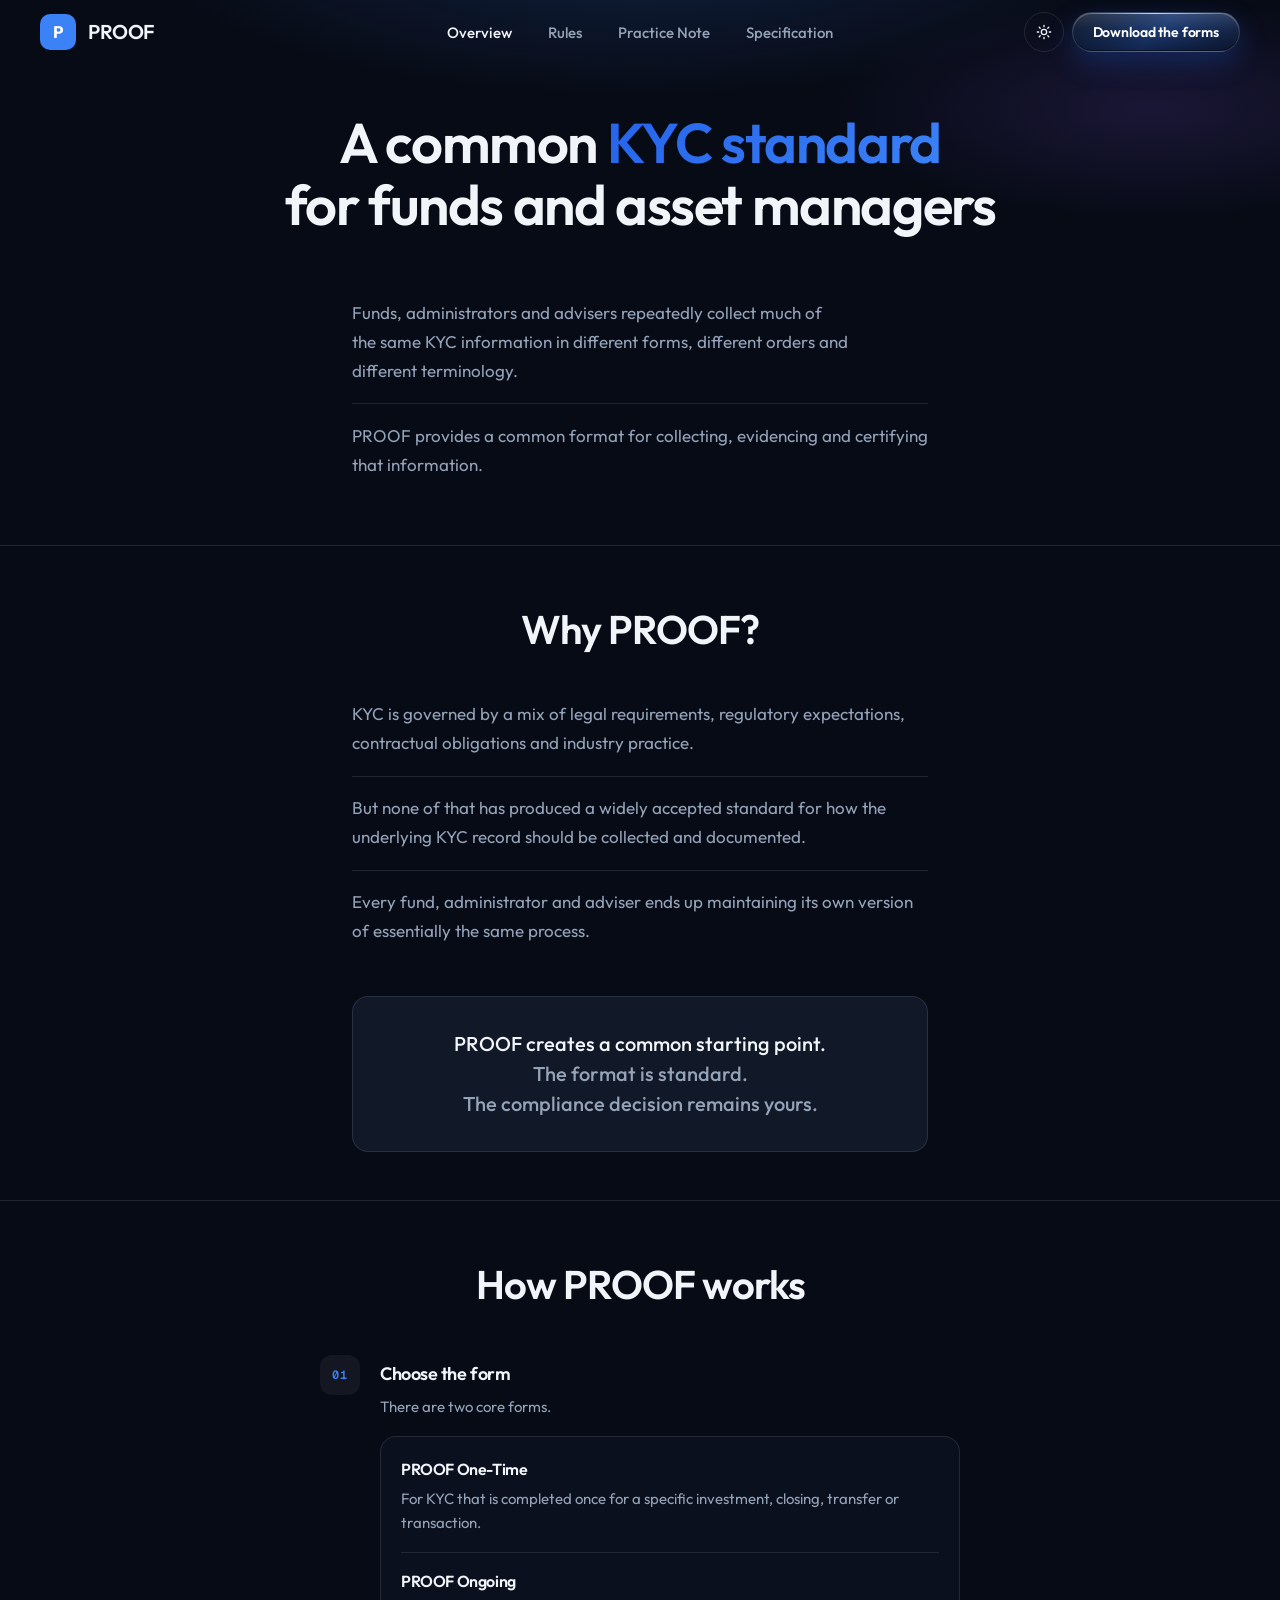
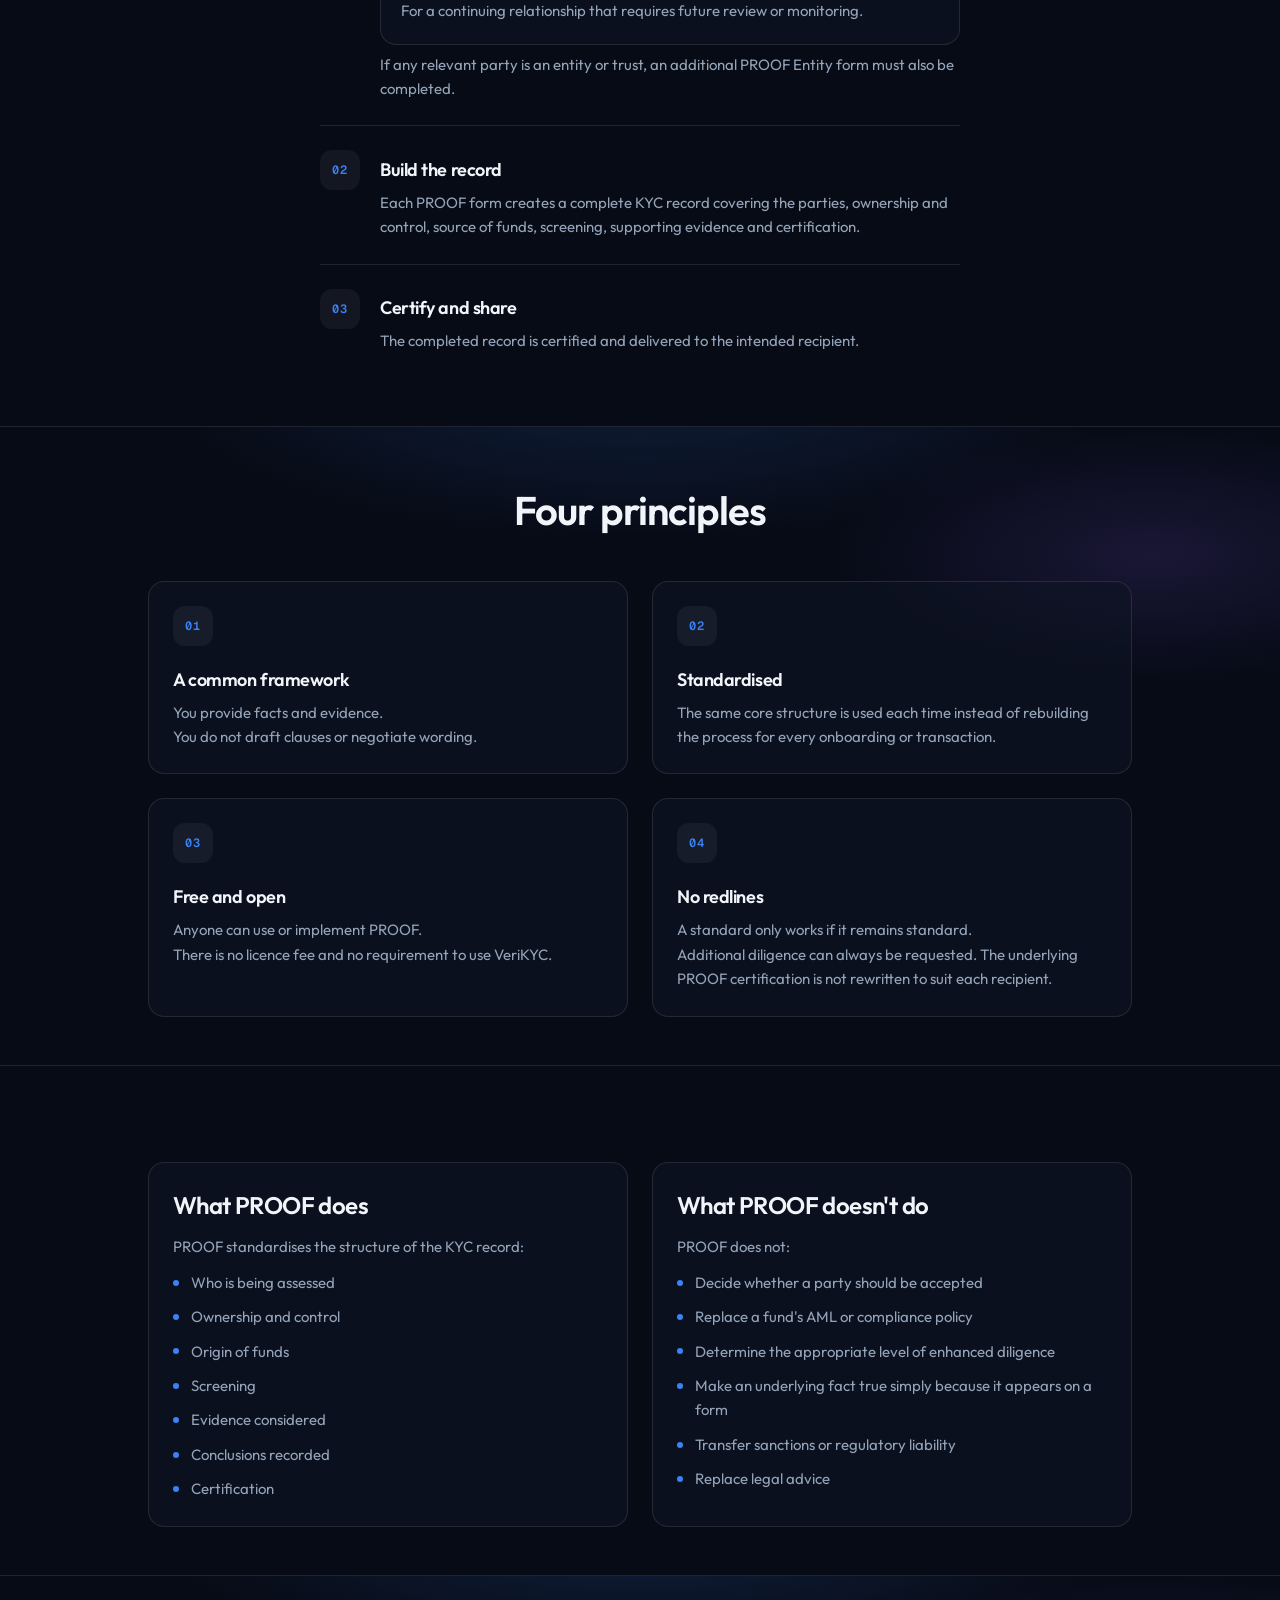
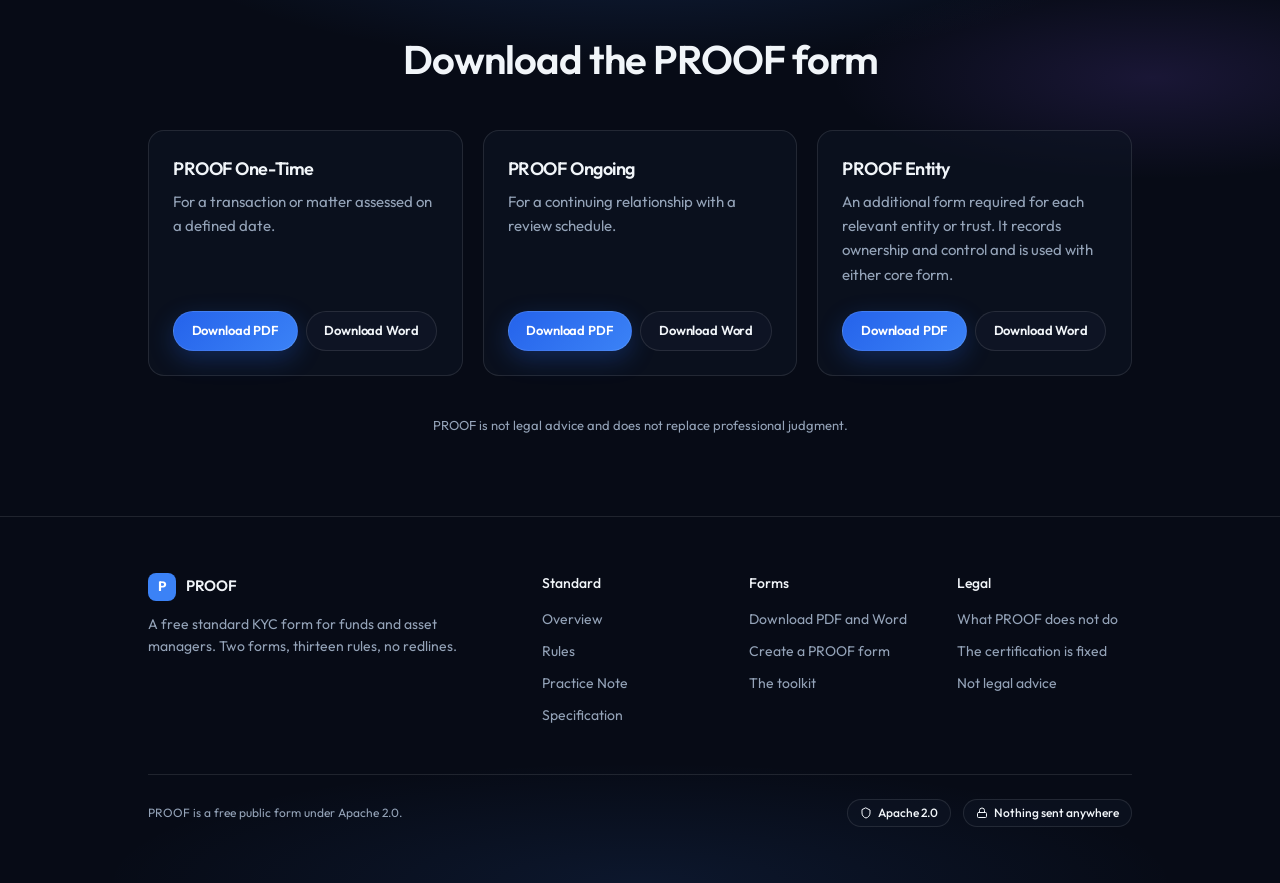
<file: index.html>
<!doctype html>
<html lang="en">
<head>
<meta charset="utf-8">
<meta name="viewport" content="width=device-width, initial-scale=1">
<title>PROOF, a common KYC standard for funds and asset managers</title>
<meta name="description" content="A free, open standard for collecting, evidencing and certifying KYC for US funds and asset managers, on the capital you accept and the capital you deploy. Two core forms, thirteen rules, no redlines.">
<link rel="preconnect" href="https://fonts.googleapis.com">
<link rel="preconnect" href="https://fonts.gstatic.com" crossorigin>
<link rel="stylesheet" href="https://fonts.googleapis.com/css2?family=Outfit:wght@400;500;600;700&family=Geist+Mono:wght@400;500;600&display=swap">
<link rel="stylesheet" href="assets/page.css">
<link rel="stylesheet" href="assets/nav.css">
<script>(function(){var t=null;try{t=localStorage.getItem("proof-theme");}catch(e){}document.documentElement.setAttribute("data-theme",t==="light"?"light":"dark");})();</script>

<style>
  /* Overview page, verikyc.com design language on a single consistent rhythm:
     every section = 6rem padding, numbered eyebrow + h2 (+ optional sub), then content 3rem below. */
  .sec { position: relative; overflow: hidden; padding: 3rem 0; }
  .sec + .sec { border-top: 1px solid var(--border); }
  .wash { pointer-events: none; position: absolute; inset: 0; z-index: -1; }
  .wash::before { content: ""; position: absolute; inset: 0; background: radial-gradient(ellipse 70% 50% at 50% -10%, var(--wash-a), transparent 55%), radial-gradient(ellipse 50% 40% at 90% 20%, var(--wash-b), transparent 50%); }
  .wash::after { content: ""; position: absolute; inset-inline: 0; bottom: 0; height: 7rem; background: linear-gradient(to top, var(--background), rgba(var(--bg-rgb), .7), transparent); }
  .sec.hero { isolation: isolate; padding: 7rem 0 3rem; text-align: center; }
  .hero h1 { max-width: none; margin: 0 auto; font-size: clamp(2.25rem, 5.2vw, 3.5rem); line-height: 1.1; text-wrap: initial; }
  @media (max-width: 640px) { .hero h1 br { display: none; } .hero h1 { text-wrap: balance; } }
  .hero .hero-text { margin: 4rem auto 0; }
  .hero h1 .blue { background-image: linear-gradient(135deg, #2563eb 0%, #3b82f6 100%); -webkit-background-clip: text; background-clip: text; color: transparent; }

  .sec-head { max-width: 42rem; margin: 0 auto; text-align: center; }
  .sec-head .eyebrow { display: inline-block; font-family: var(--font-mono); font-size: 11px; letter-spacing: .16em; text-transform: uppercase; color: var(--muted-foreground); }
  .sec-head h2 { margin: .75rem 0 0; font-size: clamp(1.875rem, 3.6vw, 2.5rem); line-height: 1.15; }
  .sec-head .sub { margin: 1rem auto 0; max-width: 36rem; font-size: 1.0625rem; line-height: 1.625; color: var(--muted-foreground); }
  .content { margin-top: 3rem; }

  /* why: paragraphs, then the statement as a card */
  .why-text { max-width: 36rem; margin: 0 auto; text-align: left; }
  .why-text p { font-size: 1.0625rem; line-height: 1.7; color: var(--muted-foreground); margin: 0; padding: 1.1rem 0; text-wrap: pretty; }
  .why-text p + p { border-top: 1px solid var(--border); }
  .why-text p:first-child { padding-top: 0; }
  .statement { max-width: 36rem; margin: 2rem auto 0; padding: 2rem; border-radius: 1rem; border: 1px solid var(--border); background: var(--secondary); text-align: center; }
  .statement p { margin: 0; font-size: 1.25rem; line-height: 1.5; font-weight: 500; color: var(--foreground); }
  .statement p span { display: block; }
  .statement p span + span { color: var(--muted-foreground); }

  /* how: steps on the left, the two forms as a card on the right */
  .how { max-width: 40rem; margin-inline: auto; }
  .how ol { list-style: none; margin: 0; padding: 0; display: flex; flex-direction: column; }
  .how li { display: flex; gap: 1.25rem; padding: 1.5rem 0; }
  .how li + li { border-top: 1px solid var(--border); }
  .how li:first-child { padding-top: 0; }
  .num { display: flex; flex: none; width: 2.5rem; height: 2.5rem; align-items: center; justify-content: center; border-radius: .75rem; background: var(--secondary); font-family: var(--font-mono); font-size: .75rem; font-weight: 600; letter-spacing: .05em; color: var(--foreground); }
  :root[data-theme="dark"] .num { background: rgba(255,255,255,.05); color: var(--brand); }
  @media (prefers-color-scheme: dark) { :root:not([data-theme="light"]) .num { background: rgba(255,255,255,.05); color: var(--brand); } }
  .how h3 { margin: .35rem 0 0; font-size: 1.125rem; }
  .how p { margin: .5rem 0 0; font-size: .9375rem; line-height: 1.625; color: var(--muted-foreground); }
  .formcard { margin-top: 1rem; border: 1px solid var(--border); border-radius: 1rem; background: color-mix(in srgb, var(--card) 60%, transparent); padding: .25rem 1.25rem; }
  .formcard > div { padding: 1rem 0; }
  .formcard > div + div { border-top: 1px solid var(--border); }
  .formcard h4 { margin: 0; font-size: 1rem; }
  .formcard p { margin: .4rem 0 0; font-size: .9375rem; line-height: 1.625; color: var(--muted-foreground); }

  /* cards used by principles, does/doesn't, download */
  .cards { display: grid; gap: 1.25rem; }
  .cards.two { grid-template-columns: repeat(2, minmax(0,1fr)); }
  .cards.three { grid-template-columns: repeat(3, minmax(0,1fr)); }
  .card { display: flex; flex-direction: column; border: 1px solid var(--border); border-radius: 1rem; background: color-mix(in srgb, var(--card) 60%, transparent); padding: 1.5rem; }
  .card h3 { margin: 0; font-size: 1.125rem; }
  .card .num + h3 { margin-top: 1.25rem; }
  .card p { margin: .5rem 0 0; font-size: .9375rem; line-height: 1.625; color: var(--muted-foreground); }
  .card ul.dots { margin-top: .75rem; }
  .card ul.dots li { font-size: .9375rem; }
  .card .note { margin-top: 1.25rem; padding-top: 1rem; border-top: 1px solid var(--border); }
  .card .actions { margin-top: auto; padding-top: 1.5rem; display: flex; flex-wrap: wrap; gap: .5rem; }
  .card .actions .cta, .card .actions .cta-ghost { height: 2.5rem; padding: 0 1.1rem; font-size: .8125rem; margin: 0; }
  .compare .card h3 { font-size: 1.5rem; letter-spacing: -0.025em; }
  .compare .card h3 + p { margin-top: .75rem; }
  .legal { margin: 2.5rem auto 0; text-align: center; font-size: .8125rem; color: var(--muted-foreground); }

  @media (max-width: 860px) {
    .sec { padding: 2.5rem 0; }
    .sec.hero { padding: 6rem 0 2.5rem; }
    .cards.two, .cards.three { grid-template-columns: 1fr; }
  }
</style>
</head>
<body>
<header class="sitebar">
  <div class="inner">
    <a class="brand" href="index.html"><span class="mark">P</span><span class="wordmark">PROOF</span></a>
    <nav class="sitetabs" aria-label="Sections"><div class="links">
      <a href="index.html" aria-current="page">Overview</a>
      <a href="rules.html">Rules</a>
      <a href="practice.html">Practice Note</a>
      <a href="background.html">Specification</a>
    </div></nav>
    <div class="right">
      <button class="theme-toggle" id="themeToggle" aria-label="Switch theme">
        <svg id="themeIcon" viewBox="0 0 24 24" fill="none" stroke="currentColor" stroke-width="2" stroke-linecap="round" aria-hidden="true"></svg>
        <span id="themeLabel">Dark</span>
      </button>
      <button class="menu-toggle" id="menuToggle" aria-label="Open menu" aria-expanded="false">
        <svg viewBox="0 0 24 24" fill="none" stroke="currentColor" stroke-width="2" stroke-linecap="round" aria-hidden="true"><path d="M4 7h16M4 12h16M4 17h16"/></svg>
      </button>
      <a class="nav-glass-cta" href="download.html"><span>Download the forms</span></a>
    </div>
  </div>
</header>
<main>
<section class="sec hero" id="overview">
  <div class="wash"></div>
  <div class="container-page">
    <h1>A common <span class="blue">KYC standard</span><br>for funds and asset managers</h1>
    <div class="why-text hero-text">
      <p>Funds, administrators and advisers repeatedly collect much of the same KYC information in different forms, different orders and different terminology.</p>
      <p>PROOF provides a common format for collecting, evidencing and certifying that information.</p>
    </div>
  </div>
</section>

<section class="sec" id="why">
  <div class="container-page">
    <div class="sec-head">
      <h2>Why PROOF?</h2>
    </div>
    <div class="content">
      <div class="why-text">
        <p>KYC is governed by a mix of legal requirements, regulatory expectations, contractual obligations and industry practice.</p>
        <p>But none of that has produced a widely accepted standard for how the underlying KYC record should be collected and documented.</p>
        <p>Every fund, administrator and adviser ends up maintaining its own version of essentially the same process.</p>
      </div>
      <div class="statement"><p><span>PROOF creates a common starting point.</span><span>The format is standard.</span><span>The compliance decision remains yours.</span></p></div>
    </div>
  </div>
</section>

<section class="sec" id="how-it-works">
  <div class="container-page">
    <div class="sec-head">
      <h2>How PROOF works</h2>
    </div>
    <div class="content how">
      <ol>
        <li>
          <span class="num">01</span>
          <div>
            <h3>Choose the form</h3>
            <p>There are two core forms.</p>
            <div class="formcard">
              <div><h4>PROOF One-Time</h4><p>For KYC that is completed once for a specific investment, closing, transfer or transaction.</p></div>
              <div><h4>PROOF Ongoing</h4><p>For a continuing relationship that requires future review or monitoring.</p></div>
            </div>
            <p>If any relevant party is an entity or trust, an additional PROOF Entity form must also be completed.</p>
          </div>
        </li>
        <li>
          <span class="num">02</span>
          <div>
            <h3>Build the record</h3>
            <p>Each PROOF form creates a complete KYC record covering the parties, ownership and control, source of funds, screening, supporting evidence and certification.</p>
          </div>
        </li>
        <li>
          <span class="num">03</span>
          <div>
            <h3>Certify and share</h3>
            <p>The completed record is certified and delivered to the intended recipient.</p>
          </div>
        </li>
      </ol>
    </div>
  </div>
</section>

<section class="sec" id="principles">
  <div class="wash"></div>
  <div class="container-page">
    <div class="sec-head">
      <h2>Four principles</h2>
    </div>
    <div class="content cards two">
      <div class="card"><span class="num">01</span><h3>A common framework</h3><p>You provide facts and evidence.<br>You do not draft clauses or negotiate wording.</p></div>
      <div class="card"><span class="num">02</span><h3>Standardised</h3><p>The same core structure is used each time instead of rebuilding the process for every onboarding or transaction.</p></div>
      <div class="card"><span class="num">03</span><h3>Free and open</h3><p>Anyone can use or implement PROOF.<br>There is no licence fee and no requirement to use VeriKYC.</p></div>
      <div class="card"><span class="num">04</span><h3>No redlines</h3><p>A standard only works if it remains standard.<br>Additional diligence can always be requested. The underlying PROOF certification is not rewritten to suit each recipient.</p></div>
    </div>
  </div>
</section>

<section class="sec" id="does-not">
  <div class="container-page">
    <div class="cards two compare">
      <div class="card">
        <h3>What PROOF does</h3>
        <p>PROOF standardises the structure of the KYC record:</p>
        <ul class="dots">
          <li>Who is being assessed</li>
          <li>Ownership and control</li>
          <li>Origin of funds</li>
          <li>Screening</li>
          <li>Evidence considered</li>
          <li>Conclusions recorded</li>
          <li>Certification</li>
        </ul>
      </div>
      <div class="card">
        <h3>What PROOF doesn't do</h3>
        <p>PROOF does not:</p>
        <ul class="dots">
          <li>Decide whether a party should be accepted</li>
          <li>Replace a fund's AML or compliance policy</li>
          <li>Determine the appropriate level of enhanced diligence</li>
          <li>Make an underlying fact true simply because it appears on a form</li>
          <li>Transfer sanctions or regulatory liability</li>
          <li>Replace legal advice</li>
        </ul>
      </div>
    </div>
  </div>
</section>

<section class="sec" id="forms">
  <div class="wash"></div>
  <div class="container-page">
    <div class="sec-head">
      <h2>Download the PROOF form</h2>
    </div>
    <div class="content cards three">
      <div class="card">
        <h3>PROOF One-Time</h3>
        <p>For a transaction or matter assessed on a defined date.</p>
        <div class="actions"><a class="cta" href="forms/PROOF-T.pdf" download>Download PDF</a><a class="cta-ghost" href="forms/PROOF-T.docx" download>Download Word</a></div>
      </div>
      <div class="card">
        <h3>PROOF Ongoing</h3>
        <p>For a continuing relationship with a review schedule.</p>
        <div class="actions"><a class="cta" href="forms/PROOF-O.pdf" download>Download PDF</a><a class="cta-ghost" href="forms/PROOF-O.docx" download>Download Word</a></div>
      </div>
      <div class="card">
        <h3>PROOF Entity</h3>
        <p>An additional form required for each relevant entity or trust. It records ownership and control and is used with either core form.</p>
        <div class="actions"><a class="cta" href="forms/PROOF-E.pdf" download>Download PDF</a><a class="cta-ghost" href="forms/PROOF-E.docx" download>Download Word</a></div>
      </div>
    </div>
    <p class="legal">PROOF is not legal advice and does not replace professional judgment.</p>
  </div>
</section>
</main>
<footer class="sitefoot">
  <div class="inner">
    <div class="grid">
      <div>
        <a class="brand" href="index.html"><span class="mark">P</span>PROOF</a>
        <p class="blurb">A free standard KYC form for funds and asset managers. Two forms, thirteen rules, no redlines.</p>
      </div>
      <div class="cols">
        <div>
          <p>Standard</p>
          <ul>
            <li><a href="index.html">Overview</a></li>
            <li><a href="rules.html">Rules</a></li>
            <li><a href="practice.html">Practice Note</a></li>
            <li><a href="background.html">Specification</a></li>
          </ul>
        </div>
        <div>
          <p>Forms</p>
          <ul>
            <li><a href="download.html">Download PDF and Word</a></li>
            <li><a href="create.html">Create a PROOF form</a></li>
            <li><a href="download.html">The toolkit</a></li>
          </ul>
        </div>
        <div>
          <p>Legal</p>
          <ul>
            <li><a href="index.html#does-not">What PROOF does not do</a></li>
            <li><a href="rules.html#rule-3">The certification is fixed</a></li>
            <li><a href="background.html">Not legal advice</a></li>
          </ul>
        </div>
      </div>
    </div>
    <div class="bottom">
      <p>PROOF is a free public form under Apache 2.0.</p>
      <div class="badges">
        <span><svg viewBox="0 0 24 24" fill="none" stroke="currentColor" stroke-width="2" stroke-linecap="round" stroke-linejoin="round" aria-hidden="true"><path d="M12 2l8 4v6c0 5-3.5 9-8 10-4.5-1-8-5-8-10V6z"/></svg>Apache 2.0</span>
        <span><svg viewBox="0 0 24 24" fill="none" stroke="currentColor" stroke-width="2" stroke-linecap="round" stroke-linejoin="round" aria-hidden="true"><rect x="3" y="11" width="18" height="10" rx="2"/><path d="M7 11V7a5 5 0 0 1 10 0v4"/></svg>Nothing sent anywhere</span>
      </div>
    </div>
  </div>
</footer>
<script src="assets/site.js"></script>
</body>
</html>
</file>
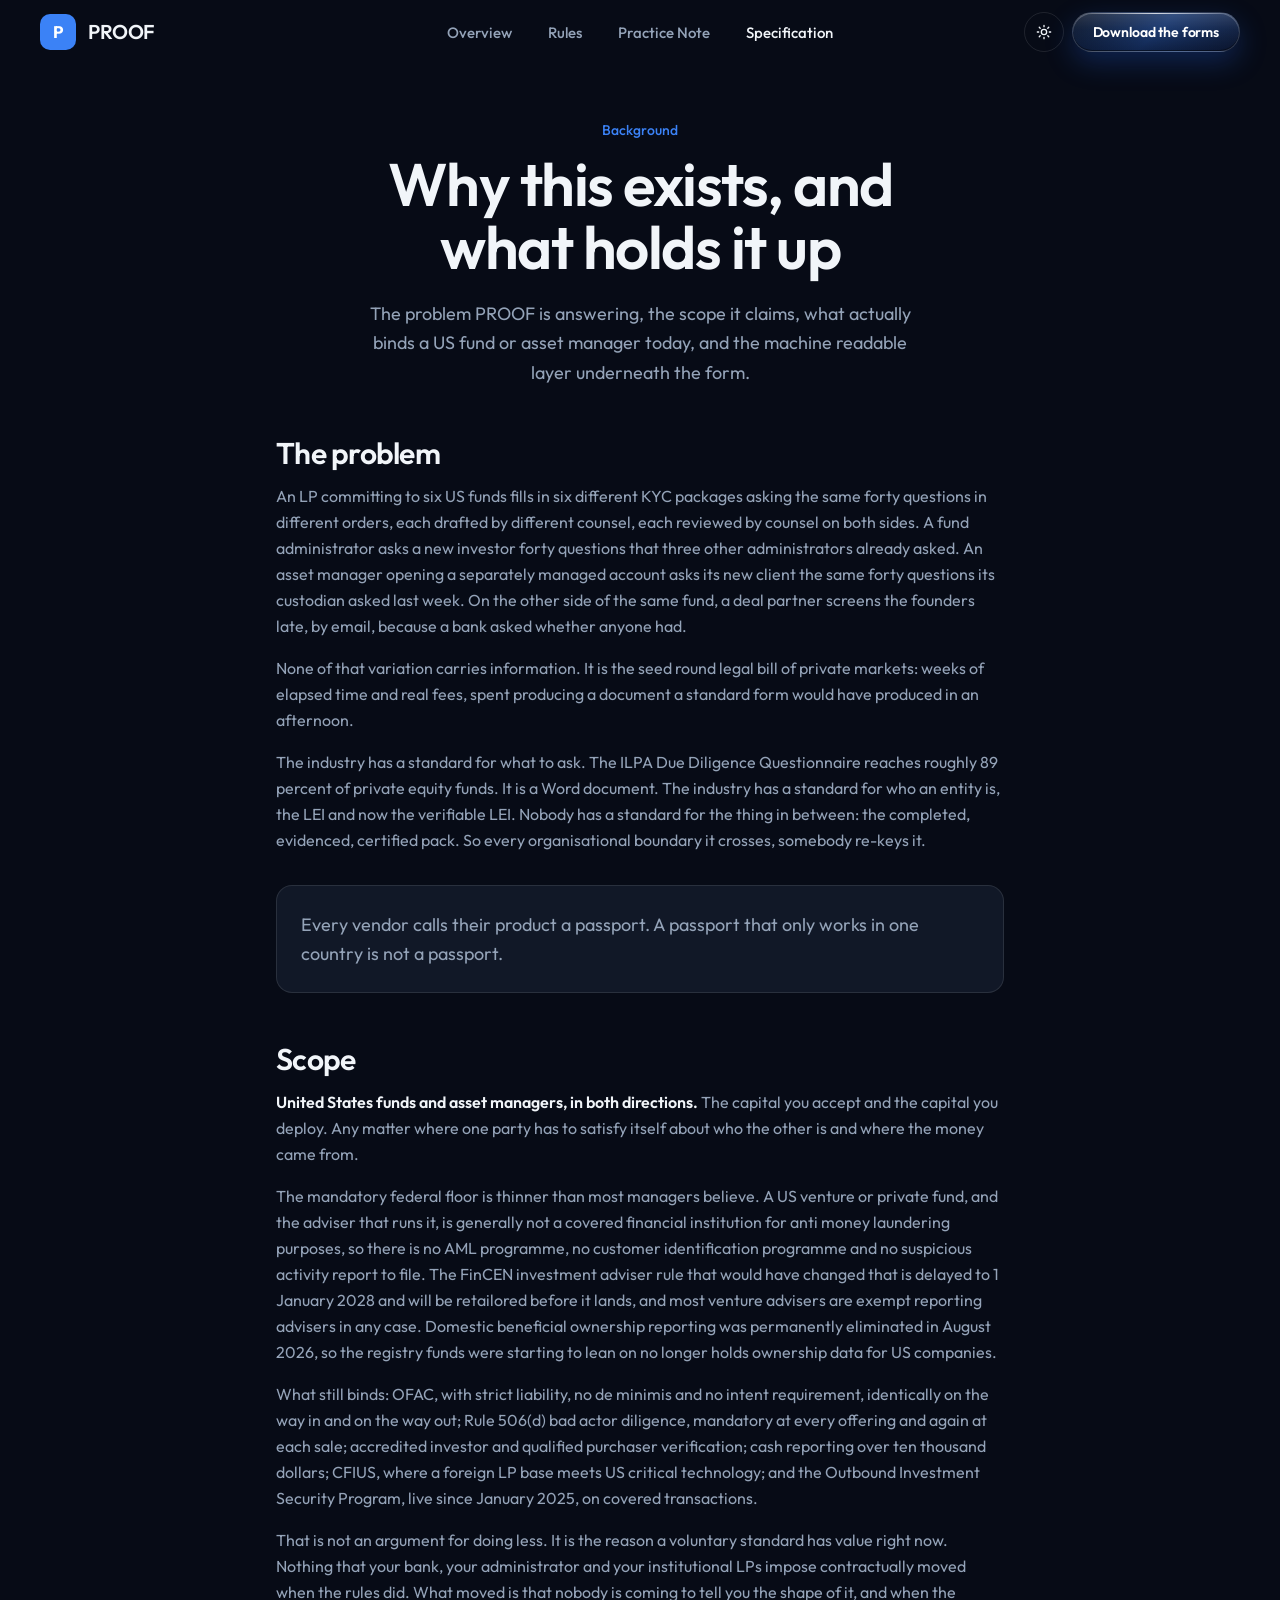
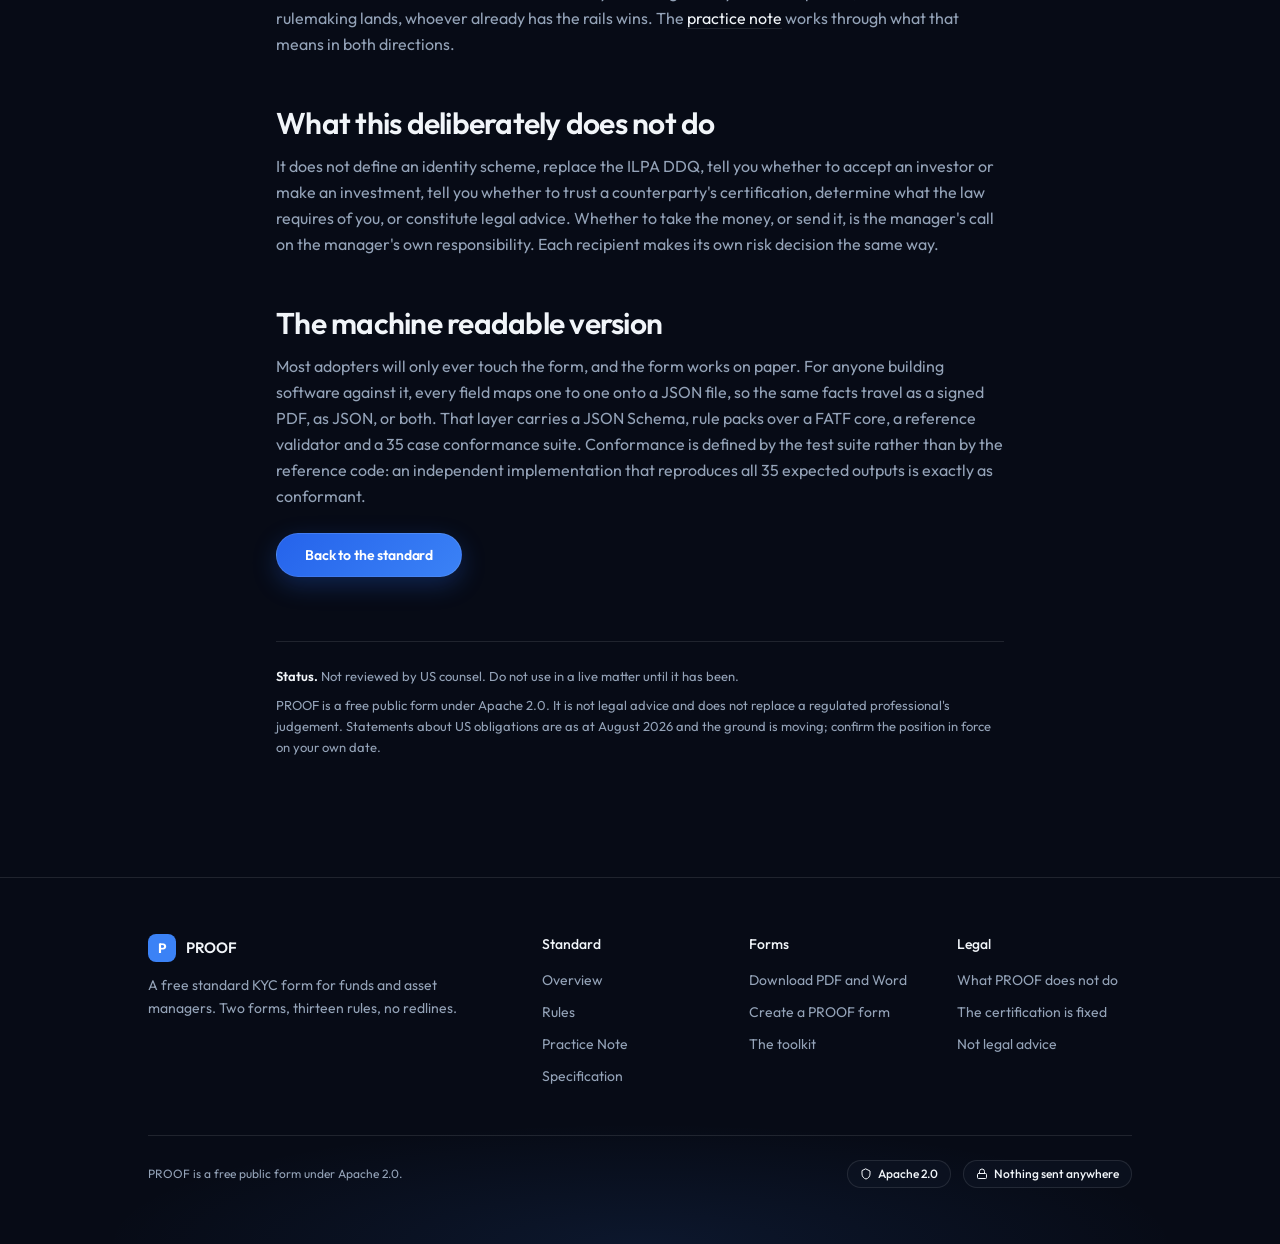
<file: background.html>
<!doctype html>
<html lang="en">
<head>
<meta charset="utf-8">
<meta name="viewport" content="width=device-width, initial-scale=1">
<title>PROOF, background</title>
<meta name="description" content="Why a KYC standard is needed, what actually binds a US fund or asset manager, and the machine readable layer underneath the form.">
<link rel="preconnect" href="https://fonts.googleapis.com">
<link rel="preconnect" href="https://fonts.gstatic.com" crossorigin>
<link rel="stylesheet" href="https://fonts.googleapis.com/css2?family=Outfit:wght@400;500;600;700&family=Geist+Mono:wght@400;500;600&display=swap">
<link rel="stylesheet" href="assets/page.css">
<link rel="stylesheet" href="assets/nav.css">
<script>(function(){var t=null;try{t=localStorage.getItem("proof-theme");}catch(e){}document.documentElement.setAttribute("data-theme",t==="light"?"light":"dark");})();</script>

</head>
<body>
<header class="sitebar">
  <div class="inner">
    <a class="brand" href="index.html"><span class="mark">P</span><span class="wordmark">PROOF</span></a>
    <nav class="sitetabs" aria-label="Sections"><div class="links">
      <a href="index.html">Overview</a>
      <a href="rules.html">Rules</a>
      <a href="practice.html">Practice Note</a>
      <a href="background.html" aria-current="page">Specification</a>
    </div></nav>
    <div class="right">
      <button class="theme-toggle" id="themeToggle" aria-label="Switch theme">
        <svg id="themeIcon" viewBox="0 0 24 24" fill="none" stroke="currentColor" stroke-width="2" stroke-linecap="round" aria-hidden="true"></svg>
        <span id="themeLabel">Dark</span>
      </button>
      <button class="menu-toggle" id="menuToggle" aria-label="Open menu" aria-expanded="false">
        <svg viewBox="0 0 24 24" fill="none" stroke="currentColor" stroke-width="2" stroke-linecap="round" aria-hidden="true"><path d="M4 7h16M4 12h16M4 17h16"/></svg>
      </button>
      <a class="nav-glass-cta" href="download.html"><span>Download the forms</span></a>
    </div>
  </div>
</header>
<div class="wrap">
  <header class="mast">
    <span class="eyebrow">Background</span>
    <h1>Why this exists, and what holds it up</h1>
    <p class="standfirst">The problem PROOF is answering, the scope it claims, what actually binds a US fund or asset manager today, and the machine readable layer underneath the form.</p>
  </header>

  <div class="col">
    <h2>The problem</h2>
    <p>An LP committing to six US funds fills in six different KYC packages asking the same forty questions in different orders, each drafted by different counsel, each reviewed by counsel on both sides. A fund administrator asks a new investor forty questions that three other administrators already asked. An asset manager opening a separately managed account asks its new client the same forty questions its custodian asked last week. On the other side of the same fund, a deal partner screens the founders late, by email, because a bank asked whether anyone had.</p>
    <p>None of that variation carries information. It is the seed round legal bill of private markets: weeks of elapsed time and real fees, spent producing a document a standard form would have produced in an afternoon.</p>
    <p>The industry has a standard for what to ask. The ILPA Due Diligence Questionnaire reaches roughly 89 percent of private equity funds. It is a Word document. The industry has a standard for who an entity is, the LEI and now the verifiable LEI. Nobody has a standard for the thing in between: the completed, evidenced, certified pack. So every organisational boundary it crosses, somebody re-keys it.</p>
    <blockquote><p>Every vendor calls their product a passport. A passport that only works in one country is not a passport.</p></blockquote>

    <h2>Scope</h2>
    <p><strong>United States funds and asset managers, in both directions.</strong> The capital you accept and the capital you deploy. Any matter where one party has to satisfy itself about who the other is and where the money came from.</p>
    <p>The mandatory federal floor is thinner than most managers believe. A US venture or private fund, and the adviser that runs it, is generally not a covered financial institution for anti money laundering purposes, so there is no AML programme, no customer identification programme and no suspicious activity report to file. The FinCEN investment adviser rule that would have changed that is delayed to 1 January 2028 and will be retailored before it lands, and most venture advisers are exempt reporting advisers in any case. Domestic beneficial ownership reporting was permanently eliminated in August 2026, so the registry funds were starting to lean on no longer holds ownership data for US companies.</p>
    <p>What still binds: OFAC, with strict liability, no de minimis and no intent requirement, identically on the way in and on the way out; Rule 506(d) bad actor diligence, mandatory at every offering and again at each sale; accredited investor and qualified purchaser verification; cash reporting over ten thousand dollars; CFIUS, where a foreign LP base meets US critical technology; and the Outbound Investment Security Program, live since January 2025, on covered transactions.</p>
    <p>That is not an argument for doing less. It is the reason a voluntary standard has value right now. Nothing that your bank, your administrator and your institutional LPs impose contractually moved when the rules did. What moved is that nobody is coming to tell you the shape of it, and when the rulemaking lands, whoever already has the rails wins. The <a href="practice.html">practice note</a> works through what that means in both directions.</p>

    <h2>What this deliberately does not do</h2>
    <p>It does not define an identity scheme, replace the ILPA DDQ, tell you whether to accept an investor or make an investment, tell you whether to trust a counterparty's certification, determine what the law requires of you, or constitute legal advice. Whether to take the money, or send it, is the manager's call on the manager's own responsibility. Each recipient makes its own risk decision the same way.</p>

    <h2>The machine readable version</h2>
    <p>Most adopters will only ever touch the form, and the form works on paper. For anyone building software against it, every field maps one to one onto a JSON file, so the same facts travel as a signed PDF, as JSON, or both. That layer carries a JSON Schema, rule packs over a FATF core, a reference validator and a 35 case conformance suite. Conformance is defined by the test suite rather than by the reference code: an independent implementation that reproduces all 35 expected outputs is exactly as conformant.</p>
    <a class="cta" href="index.html">Back to the standard</a>
  </div>

  <footer class="colophon">
    <p><b>Status.</b> Not reviewed by US counsel. Do not use in a live matter until it has been.</p>
    <p>PROOF is a free public form under Apache 2.0. It is not legal advice and does not replace a regulated professional's judgement. Statements about US obligations are as at August 2026 and the ground is moving; confirm the position in force on your own date.</p>
  </footer>
</div>
<footer class="sitefoot">
  <div class="inner">
    <div class="grid">
      <div>
        <a class="brand" href="index.html"><span class="mark">P</span>PROOF</a>
        <p class="blurb">A free standard KYC form for funds and asset managers. Two forms, thirteen rules, no redlines.</p>
      </div>
      <div class="cols">
        <div>
          <p>Standard</p>
          <ul>
            <li><a href="index.html">Overview</a></li>
            <li><a href="rules.html">Rules</a></li>
            <li><a href="practice.html">Practice Note</a></li>
            <li><a href="background.html">Specification</a></li>
          </ul>
        </div>
        <div>
          <p>Forms</p>
          <ul>
            <li><a href="download.html">Download PDF and Word</a></li>
            <li><a href="create.html">Create a PROOF form</a></li>
            <li><a href="download.html">The toolkit</a></li>
          </ul>
        </div>
        <div>
          <p>Legal</p>
          <ul>
            <li><a href="index.html#does-not">What PROOF does not do</a></li>
            <li><a href="rules.html#rule-3">The certification is fixed</a></li>
            <li><a href="background.html">Not legal advice</a></li>
          </ul>
        </div>
      </div>
    </div>
    <div class="bottom">
      <p>PROOF is a free public form under Apache 2.0.</p>
      <div class="badges">
        <span><svg viewBox="0 0 24 24" fill="none" stroke="currentColor" stroke-width="2" stroke-linecap="round" stroke-linejoin="round" aria-hidden="true"><path d="M12 2l8 4v6c0 5-3.5 9-8 10-4.5-1-8-5-8-10V6z"/></svg>Apache 2.0</span>
        <span><svg viewBox="0 0 24 24" fill="none" stroke="currentColor" stroke-width="2" stroke-linecap="round" stroke-linejoin="round" aria-hidden="true"><rect x="3" y="11" width="18" height="10" rx="2"/><path d="M7 11V7a5 5 0 0 1 10 0v4"/></svg>Nothing sent anywhere</span>
      </div>
    </div>
  </div>
</footer>
<script src="assets/site.js"></script>
</body>
</html>
</file>
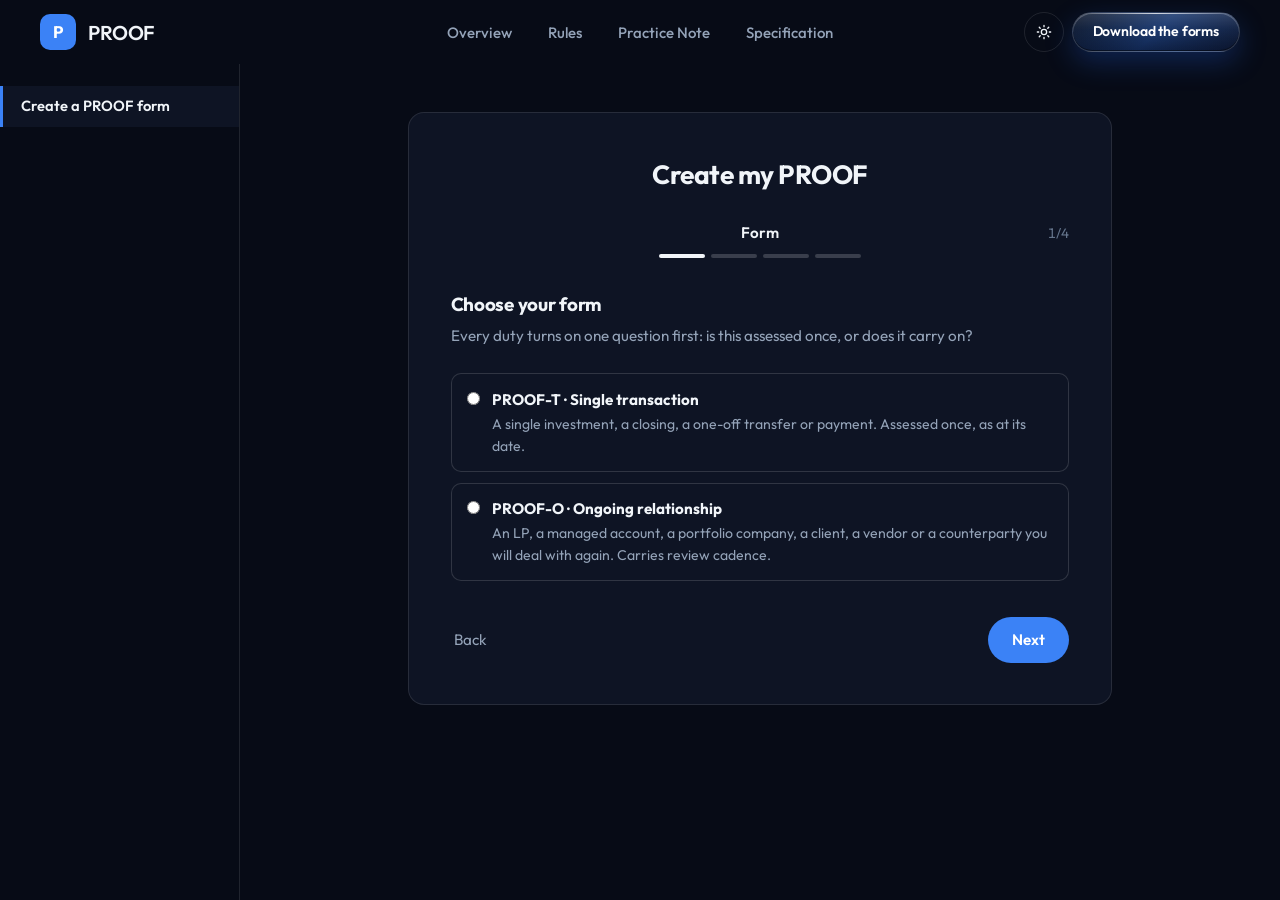
<file: create.html>
<!doctype html>
<html lang="en">
<head>
<meta charset="utf-8">
<meta name="viewport" content="width=device-width, initial-scale=1">
<title>Create My PROOF</title>
<meta name="description" content="Fill in a PROOF KYC form for a fund or asset manager step by step, in your browser. Nothing is sent anywhere.">
<link rel="preconnect" href="https://fonts.googleapis.com">
<link rel="preconnect" href="https://fonts.gstatic.com" crossorigin>
<link rel="stylesheet" href="https://fonts.googleapis.com/css2?family=Outfit:wght@400;500;600;700&family=Geist+Mono:wght@400;500;600&display=swap">
<link rel="stylesheet" href="assets/nav.css">
<script>(function(){var t=null;try{t=localStorage.getItem("proof-theme");}catch(e){}document.documentElement.setAttribute("data-theme",t==="light"?"light":"dark");})();</script>
<style>

  :root {
    --ground:     #ffffff;
    --card:       #ffffff;
    --ink:        #111827;
    --ink-soft:   #6b7280;
    --ink-faint:  #9ca3af;
    --line:       #e5e7eb;
    --line-firm:  #d1d5db;
    --field:      #ffffff;
    --field-line: #e5e7eb;
    --seal:       #111827;
    --seal-hover: #1f2937;
    --seal-ink:   #ffffff;
    --bar:        #ffffff;
    --bar-ink:    #111827;
    --err:        #dc2626;
    --err-wash:   #fef2f2;
    --ok:         #10b981;
    --focus:      #111827;
    --background: var(--ground); --foreground: var(--ink); --muted-foreground: var(--ink-soft);
    --border: var(--line); --secondary: #f8fafc; --brand: #111827; --bg-rgb: 255,255,255;
    --font-sans: Outfit, "Outfit Fallback", -apple-system, BlinkMacSystemFont, "Segoe UI", Roboto, Arial, sans-serif;
    --font-mono: "Geist Mono", ui-monospace, SFMono-Regular, Menlo, monospace;
  }

  @media (prefers-color-scheme: dark) {
    :root:not([data-theme="light"]) {
    --ground:     #070b16;
    --card:       #0e1424;
    --ink:        #f1f5f9;
    --ink-soft:   #94a3b8;
    --ink-faint:  #64748b;
    --line:       rgba(255,255,255,0.1);
    --line-firm:  rgba(255,255,255,0.18);
    --field:      #121a2b;
    --field-line: rgba(255,255,255,0.14);
    --seal:       #3b82f6;
    --seal-hover: #2563eb;
    --seal-ink:   #ffffff;
    --bar:        #070b16;
    --bar-ink:    #f1f5f9;
    --err:        #ef4444;
    --err-wash:   #2a1215;
    --ok:         #34d399;
    --focus:      #3b82f6;
    --secondary: #111827; --brand: #3b82f6; --bg-rgb: 7,11,22;
    }
  }

  :root[data-theme="dark"] {
    --ground:     #070b16;
    --card:       #0e1424;
    --ink:        #f1f5f9;
    --ink-soft:   #94a3b8;
    --ink-faint:  #64748b;
    --line:       rgba(255,255,255,0.1);
    --line-firm:  rgba(255,255,255,0.18);
    --field:      #121a2b;
    --field-line: rgba(255,255,255,0.14);
    --seal:       #3b82f6;
    --seal-hover: #2563eb;
    --seal-ink:   #ffffff;
    --bar:        #070b16;
    --bar-ink:    #f1f5f9;
    --err:        #ef4444;
    --err-wash:   #2a1215;
    --ok:         #34d399;
    --focus:      #3b82f6;
    --secondary: #111827; --brand: #3b82f6; --bg-rgb: 7,11,22;
  }

  * { box-sizing: border-box; }

  body {
    margin: 0;
    background: var(--ground);
    color: var(--ink);
    font-family: var(--font-sans);
    font-size: 15px;
    line-height: 1.55;
    -webkit-font-smoothing: antialiased;
  }

  


  
  


  .shell { display: grid; grid-template-columns: 15rem 1fr; min-height: 100vh; padding-top: 4rem; }
  .rail { border-right: 1px solid var(--line); padding: 1.4rem 0; }
  .rail a {
    display: block; padding: 0.55rem 1.1rem;
    border-left: 3px solid var(--seal); background: var(--card);
    font-weight: 600; font-size: 0.92rem; color: var(--ink); text-decoration: none;
  }

  .stage { padding: clamp(1.2rem, 4vw, 3rem) 1.1rem 5rem; }

  .card {
    background: var(--card); border: 1px solid var(--line); border-radius: 1rem;
    max-width: 44rem; margin: 0 auto; padding: clamp(1.4rem, 3.5vw, 2.6rem);
  }

  .card-head { display: grid; grid-template-columns: 2rem 1fr 2rem; align-items: center; margin-bottom: 1.6rem; }
  .card-head h1 { grid-column: 2; text-align: center; font-size: clamp(1.3rem, 3vw, 1.65rem); font-weight: 700; letter-spacing: -0.02em; margin: 0; }
  .backarrow { grid-column: 1; background: none; border: none; cursor: pointer; color: var(--ink-soft); font-size: 1.2rem; line-height: 1; padding: 0.3rem; border-radius: 4px; }
  .backarrow[hidden] { visibility: hidden; display: block; }

  .steprow { display: grid; grid-template-columns: 1fr auto 1fr; align-items: baseline; margin-bottom: 0.6rem; }
  .steprow .label { grid-column: 2; font-weight: 600; font-size: 0.95rem; }
  .steprow .count { grid-column: 3; text-align: right; color: var(--ink-faint); font-size: 0.85rem; font-variant-numeric: tabular-nums; }

  .segs { display: flex; gap: 6px; justify-content: center; margin-bottom: 2rem; }
  .segs i { width: 46px; height: 4px; border-radius: 2px; background: var(--line-firm); transition: background 180ms ease; }
  .segs i.on { background: var(--ink); }

  h2.sect { font-size: 1.18rem; font-weight: 700; margin: 0 0 0.3rem; letter-spacing: -0.015em; }
  p.sect { color: var(--ink-soft); margin: 0 0 1.6rem; font-size: 0.95rem; }

  .choices { display: flex; flex-direction: column; gap: 0.65rem; margin-bottom: 1.5rem; }
  .choices.two { display: grid; grid-template-columns: 1fr 1fr; }

  .choice {
    display: flex; gap: 0.75rem; align-items: flex-start;
    border: 1px solid var(--field-line); border-radius: 0.625rem;
    padding: 0.85rem 0.95rem; cursor: pointer; background: var(--card);
  }
  .choice:hover { border-color: var(--line-firm); }
  .choice.sel { border-color: var(--ink); box-shadow: 0 0 0 1px var(--ink); }
  .choice input { margin: 0.25rem 0 0; accent-color: var(--ink); flex: none; }
  .choice > span { display: flex; flex-direction: column; gap: 0.15rem; min-width: 0; }
  .choice .t { display: block; font-weight: 700; font-size: 0.95rem; }
  .choice .d { display: block; color: var(--ink-soft); font-size: 0.88rem; }
  .choice.collapsed .d { display: none; }

  .fields { display: flex; flex-direction: column; gap: 1.15rem; }
  .row2 { display: grid; grid-template-columns: 1fr 1fr; gap: 1.15rem; }

  .f label.k { display: flex; align-items: center; gap: 0.35rem; font-weight: 600; font-size: 0.9rem; margin-bottom: 0.4rem; }
  .req { color: var(--seal); }

  .tip {
    width: 15px; height: 15px; border-radius: 50%;
    border: 1px solid var(--ink-faint); color: var(--ink-faint);
    font-size: 10px; line-height: 13px; text-align: center;
    cursor: help; font-weight: 700; flex: none; font-family: var(--font-mono);
  }

  input[type="text"], input[type="date"], input[type="email"], select, textarea {
    width: 100%; font: inherit; font-size: 0.95rem;
    color: var(--ink); background: var(--field);
    border: 1px solid var(--field-line); border-radius: 0.625rem;
    padding: 0.6rem 0.75rem;
  }
  textarea { resize: vertical; min-height: 4.5rem; }
  input:focus-visible, select:focus-visible, textarea:focus-visible, button:focus-visible, .choice:focus-within { outline: 2px solid var(--focus); outline-offset: 1px; }

  .money { position: relative; }
  .money span { position: absolute; left: 0.75rem; top: 50%; transform: translateY(-50%); color: var(--ink-faint); }
  .money input { padding-left: 1.7rem; }

  .checks { display: flex; flex-wrap: wrap; gap: 0.5rem 1.2rem; }
  .checks label, .single { display: flex; align-items: center; gap: 0.45rem; font-size: 0.92rem; cursor: pointer; }
  .checks input, .single input { accent-color: var(--seal); width: 15px; height: 15px; }

  .err { color: var(--err); font-size: 0.85rem; margin-top: 0.35rem; display: none; }
  .err.show { display: block; }
  .f.bad input, .f.bad select, .f.bad textarea { border-color: var(--err); }

  .sub-block {
    border: 1px solid var(--line); border-radius: 0.625rem;
    padding: 1.1rem; display: flex; flex-direction: column; gap: 1.15rem;
  }
  .sub-block > .cap {
    font-family: var(--font-mono); font-size: 0.72rem;
    letter-spacing: 0.09em; text-transform: uppercase; color: var(--ink-faint);
    margin: 0;
  }

  .rule { border-left: 3px solid var(--seal); background: var(--err-wash); padding: 0.7rem 0.9rem; font-size: 0.88rem; border-radius: 0 4px 4px 0; }
  .rule b { font-family: var(--font-mono); font-size: 0.78rem; text-transform: uppercase; letter-spacing: 0.07em; color: var(--seal); display: block; margin-bottom: 0.15rem; }

  .rgroup { margin-bottom: 1.8rem; }
  .rgroup h3 { font-size: 1rem; font-weight: 700; margin: 0 0 0.5rem; }
  .rrow { display: grid; grid-template-columns: 1fr auto; gap: 1rem; padding: 0.55rem 0; border-bottom: 1px solid var(--line); align-items: baseline; }
  .rrow:last-child { border-bottom: none; }
  .rrow .k { color: var(--ink-soft); font-size: 0.92rem; }
  .rrow .v { font-weight: 600; text-align: right; font-variant-numeric: tabular-nums; }
  .rrow .v.empty { color: var(--ink-faint); font-weight: 400; font-style: italic; }

  .certbox { border: 1px solid var(--line-firm); border-radius: 0.625rem; padding: 1rem 1.1rem; background: var(--field); margin-bottom: 1.5rem; }
  .certbox p { margin: 0 0 0.6rem; font-size: 0.88rem; color: var(--ink-soft); }
  .certbox p:last-child { margin-bottom: 0; }
  .certbox .fixed { font-weight: 700; color: var(--ink); }

  .hint { color: var(--ink-faint); font-size: 0.85rem; margin-top: 1rem; }

  .foot { display: flex; justify-content: space-between; align-items: center; margin-top: 2.2rem; }
  .btn-back { background: none; border: none; color: var(--ink-soft); font: inherit; font-size: 0.95rem; cursor: pointer; padding: 0.6rem 0.2rem; border-radius: 4px; }
  .btn-back:hover { color: var(--ink); }
  .btn-next { background: var(--seal); color: var(--seal-ink); border: none; border-radius: 9999px; font: inherit; font-weight: 600; font-size: 0.95rem; padding: 0.7rem 1.5rem; cursor: pointer; }
  .btn-next:hover { background: var(--seal-hover); }

  .issued { text-align: center; padding: 1rem 0 0.5rem; }
  .issued .seal {
    width: 68px; height: 68px; margin: 0 auto 1rem;
    border: 2px solid var(--ok); color: var(--ok); border-radius: 50%;
    display: grid; place-items: center;
    font-family: var(--font-mono); font-size: 0.62rem;
    letter-spacing: 0.06em; line-height: 1.2; text-transform: uppercase;
  }
  .issued h2 { font-size: 1.3rem; margin: 0 0 0.4rem; }
  .issued p { color: var(--ink-soft); max-width: 34rem; margin: 0 auto 0.8rem; font-size: 0.95rem; }
  .idline { font-family: var(--font-mono); font-size: 0.82rem; color: var(--ink-faint); word-break: break-all; }

  /* consent gate */
  .scrim { position: fixed; inset: 0; background: rgba(22,25,29,0.55); display: grid; place-items: center; padding: 1.2rem; z-index: 50; overflow-y: auto; }
  .consent { background: var(--card); border-radius: 1rem; box-shadow: 0 18px 50px rgba(0,0,0,0.28); width: min(34rem, 100%); padding: clamp(1.5rem, 4vw, 2.4rem); margin: auto; }
  .consent h2 { font-size: clamp(1.3rem, 3vw, 1.6rem); font-weight: 700; letter-spacing: -0.02em; margin: 0 0 0.35rem; }
  .consent > p.lede { color: var(--ink-soft); margin: 0 0 1.5rem; font-size: 0.98rem; }
  .consent .panel { background: var(--field); border: 1px solid var(--line); border-radius: 1rem; padding: 1.1rem 1.2rem; margin-bottom: 1.5rem; }
  .consent .panel h3 { font-size: 0.95rem; font-weight: 600; margin: 0 0 0.6rem; }
  .consent .panel ul { margin: 0; padding-left: 1.1rem; display: flex; flex-direction: column; gap: 0.5rem; }
  .consent .panel li { color: var(--ink-soft); font-size: 0.92rem; }
  .agree { display: flex; flex-direction: column; gap: 0.9rem; margin-bottom: 1.6rem; }
  .agree label { display: flex; align-items: flex-start; gap: 0.7rem; cursor: pointer; font-size: 0.98rem; }
  .agree input { accent-color: var(--seal); width: 18px; height: 18px; margin: 0.15rem 0 0; flex: none; }
  .btn-sign { width: 100%; background: var(--seal); color: var(--seal-ink); border: none; border-radius: 9999px; font: inherit; font-weight: 600; font-size: 1rem; padding: 0.85rem 1rem; cursor: pointer; }
  .btn-sign:hover:not(:disabled) { background: var(--seal-hover); }
  .btn-sign:disabled { opacity: 0.42; cursor: not-allowed; }
  .consent .cancel { display: block; margin: 0.9rem auto 0; background: none; border: none; color: var(--ink-faint); font: inherit; font-size: 0.9rem; cursor: pointer; padding: 0.3rem; }
  .consent .cancel:hover { color: var(--ink-soft); }

  /* ---------- issue actions ---------- */
  .actions { display: flex; flex-direction: column; gap: 0.9rem; max-width: 27rem; margin: 1.8rem auto 0; text-align: left; }
  .action {
    display: grid; grid-template-columns: 1.6rem 1fr; gap: 0.2rem 0.75rem;
    border: 1px solid var(--line); border-radius: 0.625rem; padding: 0.95rem 1rem;
  }
  .action .n {
    grid-row: 1 / span 2; align-self: start;
    font-family: var(--font-mono); font-size: 0.8rem;
    color: var(--ink-faint); border: 1px solid var(--line-firm);
    border-radius: 50%; width: 1.5rem; height: 1.5rem;
    display: grid; place-items: center;
  }
  .action h4 { margin: 0; font-size: 0.95rem; font-weight: 700; }
  .action p { margin: 0.1rem 0 0.7rem; font-size: 0.88rem; color: var(--ink-soft); }
  .action .btn-next { padding: 0.55rem 1.1rem; font-size: 0.9rem; justify-self: start; }
  .action .fields { margin-bottom: 0.8rem; }
  .action.done { border-color: var(--ok); }
  .action.done .n { border-color: var(--ok); color: var(--ok); }

  /* ---------- printable document ---------- */
  #printable { display: none; }

  @media print {
    
    .shell { display: block; }
    body { background: #fff; color: #111; font-size: 11pt; }
    #printable { display: block; padding: 0; }
    @page { margin: 18mm 16mm; }

    #printable h1 { font-size: 17pt; margin: 0 0 0.1rem; letter-spacing: -0.02em; }
    #printable .sub { font-size: 10pt; color: #444; margin: 0 0 0.25rem; }
    #printable .draftline { font-size: 8.5pt; color: #7b2231; border-top: 2px solid #111; border-bottom: 1px solid #999; padding: 4pt 0; margin: 8pt 0 14pt; }
    #printable h2 { font-size: 11.5pt; margin: 16pt 0 5pt; padding-bottom: 3pt; border-bottom: 1px solid #999; page-break-after: avoid; }
    #printable table { width: 100%; border-collapse: collapse; margin-bottom: 4pt; }
    #printable td { padding: 4pt 0; border-bottom: 1px solid #ddd; vertical-align: top; font-size: 10pt; }
    #printable td.k { color: #444; width: 42%; padding-right: 10pt; }
    #printable td.v { font-weight: 600; }
    #printable .cert p { font-size: 9pt; color: #333; margin: 0 0 5pt; line-height: 1.45; }
    #printable .cert p.fixed { font-weight: 700; color: #111; }
    #printable .sigblock { margin-top: 14pt; page-break-inside: avoid; }
    #printable .sigline { border-bottom: 1px solid #111; height: 26pt; margin-bottom: 3pt; }
    #printable .foot { display: block; margin-top: 16pt; font-size: 8.5pt; color: #666; border-top: 1px solid #999; padding-top: 5pt; }
  }


  /* ---------- signing view, document tool layout ---------- */

  #signview {
    position: fixed;
    top: var(--navh, 64px); left: 0; right: 0; bottom: 0;
    z-index: 20;
    background: var(--ground);
    overflow-y: auto;
  }

  .docbar {
    display: flex; align-items: center; justify-content: space-between; gap: 1rem;
    background: var(--card); border-bottom: 1px solid var(--line);
    padding: 0 1.1rem; height: 45px;
    font-family: var(--font-sans); font-size: 0.9rem;
  }
  .docbar .docname { font-weight: 600; }
  .docbar .docwho { color: var(--ink-faint); font-size: 0.85rem; }

  .signgrid { display: grid; grid-template-columns: 300px 1fr; min-height: calc(100% - 45px); }

  .signrail {
    background: var(--card); border-right: 1px solid var(--line);
    display: flex; flex-direction: column;
    font-family: var(--font-sans);
  }
  .railhead { font-size: 1rem; font-weight: 700; margin: 0; padding: 1.4rem 1.3rem; border-bottom: 1px solid var(--line); }
  .raillist { padding: 0.5rem 1.3rem 1.5rem; flex: 1; overflow-y: auto; }
  .railrow { padding: 0.85rem 0; }
  .railrow .k { display: block; font-size: 0.78rem; color: var(--ink-faint); margin-bottom: 0.15rem; }
  .railrow .v { display: block; font-size: 0.95rem; color: var(--ink); overflow-wrap: anywhere; }
  .railrow .v.empty { color: var(--ink-faint); font-style: italic; }

  .railfoot { padding: 1rem 1.3rem 1.5rem; border-top: 1px solid var(--line); display: flex; flex-direction: column; gap: 0.4rem; }
  .btn-signing {
    width: 100%; background: var(--seal); color: var(--seal-ink);
    border: none; border-radius: 0.625rem; font: inherit; font-family: var(--font-sans);
    font-weight: 600; font-size: 0.98rem; padding: 0.8rem 1rem; cursor: pointer;
  }
  .btn-signing:hover { background: var(--seal-hover); }
  #signBack { text-align: center; }

  .doccanvas { background: var(--ground); padding: 1.5rem 1.5rem 4rem; overflow-x: auto; position: relative; }

  .zoomchip {
    display: inline-flex; align-items: center; gap: 0.15rem;
    background: var(--card); border: 1px solid var(--line-firm); border-radius: 7px;
    padding: 0.2rem 0.3rem; margin: 0 auto 1.1rem; width: fit-content;
    font-family: var(--font-sans); box-shadow: 0 1px 3px rgba(0,0,0,0.08);
  }
  .zoomchip button {
    background: none; border: none; color: var(--ink-soft); cursor: pointer;
    font-size: 1rem; line-height: 1; padding: 0.3rem 0.55rem; border-radius: 4px;
  }
  .zoomchip button:hover { background: var(--ground); color: var(--ink); }
  .zoomchip #zoomLabel { font-size: 0.82rem; color: var(--ink); padding: 0 0.5rem; min-width: 5.2rem; text-align: center; }

  /* the document is paper: it stays light in either theme, and says so */
  .docpage {
    background: #ffffff; color: #16181b;
    width: min(52rem, 100%); margin: 0 auto;
    padding: 3.2rem 3.4rem 3.6rem;
    box-shadow: 0 1px 2px rgba(0,0,0,0.10), 0 8px 24px rgba(0,0,0,0.10);
    font-family: var(--font-sans);
  }
  .docpage h1 { font-size: 1.45rem; margin: 0 0 0.15rem; letter-spacing: -0.02em; color: #16181b; }
  .docpage .sub { font-size: 0.92rem; color: #555b61; margin: 0 0 0.3rem; }
  .docpage .draftline { font-size: 0.78rem; color: #7b2231; border-top: 2px solid #16181b; border-bottom: 1px solid #bfc3bb; padding: 0.4rem 0; margin: 0.8rem 0 1.6rem; }
  .docpage h2 { font-size: 1.02rem; margin: 1.7rem 0 0.5rem; padding-bottom: 0.3rem; border-bottom: 1px solid #bfc3bb; color: #16181b; }
  .docpage table { width: 100%; border-collapse: collapse; margin-bottom: 0.4rem; min-width: 0; }
  .docpage td { padding: 0.4rem 0; border-bottom: 1px solid #e4e6e1; font-size: 0.9rem; vertical-align: top; color: #16181b; }
  .docpage td.k { color: #555b61; width: 42%; padding-right: 1rem; }
  .docpage td.v { font-weight: 600; }
  .docpage .cert p { font-size: 0.84rem; color: #3c4147; margin: 0 0 0.5rem; line-height: 1.5; }
  .docpage .cert p.fixed { font-weight: 700; color: #16181b; }
  .docpage .sigblock { margin-top: 1.6rem; }
  .docpage .sigline { border-bottom: 1px solid #16181b; height: 2.4rem; margin-bottom: 0.3rem; }
  .docpage .foot { display: block; margin-top: 1.6rem; font-size: 0.78rem; color: #6b7178; border-top: 1px solid #bfc3bb; padding-top: 0.5rem; }

  @media (max-width: 900px) {
    .signgrid { grid-template-columns: 1fr; }
    .signrail { border-right: none; border-bottom: 1px solid var(--line); }
    .docpage { padding: 1.6rem 1.4rem 2rem; }
  }

  @media print { .docbar, .signrail, .zoomchip, .doccanvas { display: none !important; } }

  [hidden] { display: none !important; }

  @media (max-width: 820px) {
    .shell { grid-template-columns: 1fr; }
    .rail { border-right: none; border-bottom: 1px solid var(--line); padding: 0.6rem 0; }
    .row2, .choices.two { grid-template-columns: 1fr; }
    .segs i { width: 34px; }
  }
  @media (prefers-reduced-motion: reduce) { * { transition: none !important; } }

</style>
</head>
<body>
<header class="sitebar">
  <div class="inner">
    <a class="brand" href="index.html"><span class="mark">P</span><span class="wordmark">PROOF</span></a>
    <nav class="sitetabs" aria-label="Sections"><div class="links">
      <a href="index.html">Overview</a>
      <a href="rules.html">Rules</a>
      <a href="practice.html">Practice Note</a>
      <a href="background.html">Specification</a>
    </div></nav>
    <div class="right">
      <button class="theme-toggle" id="themeToggle" aria-label="Switch theme">
        <svg id="themeIcon" viewBox="0 0 24 24" fill="none" stroke="currentColor" stroke-width="2" stroke-linecap="round" aria-hidden="true"></svg>
        <span id="themeLabel">Dark</span>
      </button>
      <button class="menu-toggle" id="menuToggle" aria-label="Open menu" aria-expanded="false">
        <svg viewBox="0 0 24 24" fill="none" stroke="currentColor" stroke-width="2" stroke-linecap="round" aria-hidden="true"><path d="M4 7h16M4 12h16M4 17h16"/></svg>
      </button>
      <a class="nav-glass-cta" href="download.html"><span>Download the forms</span></a>
    </div>
  </div>
</header>
<div class="shell">
  <nav class="rail"><a href="#" aria-current="page">Create a PROOF form</a></nav>

  <main class="stage">
    <div class="card">

      <div class="card-head">
        <button class="backarrow" id="arrow" aria-label="Previous step">&larr;</button>
        <h1>Create my PROOF</h1>
      </div>

      <div id="wizard">
        <div class="steprow">
          <span class="label" id="stepLabel">Form</span>
          <span class="count" id="stepCount">1/4</span>
        </div>
        <div class="segs" id="segs" aria-hidden="true"><i class="on"></i><i></i><i></i><i></i></div>

        <!-- ============ STEP 1 ============ -->
        <section class="step" data-step="1">
          <h2 class="sect">Choose your form</h2>
          <p class="sect">Every duty turns on one question first: is this assessed once, or does it carry on?</p>

          <div class="choices" id="formChoices">
            <label class="choice" data-val="PROOF-T">
              <input type="radio" name="formtype" value="PROOF-T">
              <span><span class="t">PROOF-T &middot; Single transaction</span><span class="d">A single investment, a closing, a one-off transfer or payment. Assessed once, as at its date.</span></span>
            </label>
            <label class="choice" data-val="PROOF-O">
              <input type="radio" name="formtype" value="PROOF-O">
              <span><span class="t">PROOF-O &middot; Ongoing relationship</span><span class="d">An LP, a managed account, a portfolio company, a client, a vendor or a counterparty you will deal with again. Carries review cadence.</span></span>
            </label>
          </div>

          <div class="fields" id="matterFields" hidden>
            <div class="f">
              <label title="Duties attach to the role and the facts, not to the label. This only decides which extra questions you are asked." class="k" for="matter">What kind of transaction is this? <span class="req">*</span></label>
              <select id="matter" data-req>
                <option value="">Select</option>
                <option>Real estate transfer</option>
                <option>Fund subscription or investor onboarding</option>
                <option>Managed account or advisory client onboarding</option>
                <option>Corporate counterparty onboarding</option>
                <option>Vendor or supplier onboarding</option>
                <option>Lending or credit facility</option>
                <option>Other</option>
              </select>
              <div class="err">Select the kind of transaction.</div>
            </div>

            <div class="row2">
              <div class="f">
                <label title="The person or organisation on the other side. Full legal name." class="k" for="cparty">Counterparty <span class="req">*</span></label>
                <input type="text" id="cparty" data-req placeholder="Meridian Holdings LLC">
                <div class="err">Name the counterparty.</div>
              </div>
              <div class="f">
                <label title="File number, deal code or account reference. Whatever you will search on later." class="k" for="ref">Your transaction reference</label>
                <input type="text" id="ref" placeholder="2026-0841">
              </div>
            </div>

            <!-- real estate only -->
            <div class="sub-block" id="reBlock" hidden>
              <p class="cap">Real estate detail</p>
              <div class="f">
                <label class="k" for="addr">Property address <span class="req">*</span></label>
                <input type="text" id="addr" data-req-if="re" placeholder="1400 Fell Street, San Francisco">
                <div class="err">Enter the property address.</div>
              </div>
              <div class="row2">
                <div class="f">
                  <label class="k" for="county">County and state <span class="req">*</span></label>
                  <input type="text" id="county" data-req-if="re" placeholder="San Francisco County, CA">
                  <div class="err">Enter the county and state.</div>
                </div>
                <div class="f">
                  <label class="k" for="parcel">Parcel or land record reference</label>
                  <input type="text" id="parcel" placeholder="APN 1234-567">
                </div>
              </div>
            </div>

            <div class="row2">
              <div class="f">
                <label title="The date the transaction is assessed as at: closing, subscription, or onboarding." class="k" for="effdate"><span id="dateLabel">Effective date</span> <span class="req">*</span></label>
                <input type="date" id="effdate" data-req>
                <div class="err">Enter the date this is assessed as at.</div>
              </div>
              <div class="f">
                <label title="Purchase price, commitment, facility size or expected annual spend." class="k" for="value"><span id="valueLabel">Value of the transaction</span> <span class="req">*</span></label>
                <div class="money"><span>$</span><input type="text" inputmode="numeric" id="value" data-req data-money placeholder="1,850,000"></div>
                <div class="err">Enter the value.</div>
              </div>
            </div>

            <div class="f">
              <label title="Currency, cashier's cheques, money orders and similar. Over $10,000 in a trade or business triggers Form 8300." class="k" for="cash">Received as currency or equivalent</label>
              <div class="money"><span>$</span><input type="text" inputmode="numeric" id="cash" data-money placeholder="0"></div>
              <div class="err" id="cashNote"></div>
            </div>

            <div class="row2">
              <div class="f">
                <label class="k" for="ctype">Counterparty is <span class="req">*</span></label>
                <select id="ctype" data-req>
                  <option value="">Select</option>
                  <option>Individual</option><option>Entity</option><option>Trust</option><option>Estate</option>
                </select>
                <div class="err">Select the counterparty type.</div>
              </div>
              <div class="f">
                <label class="k" for="role">Our role <span class="req">*</span></label>
                <select id="role" data-req>
                  <option value="">Select</option>
                  <option>Settlement or title agent</option>
                  <option>Escrow</option>
                  <option>Fund manager, asset manager or administrator</option>
                  <option>Lender or credit</option>
                  <option>Broker or intermediary</option>
                  <option>Law firm</option>
                  <option>Compliance or operations</option>
                  <option>Other</option>
                </select>
                <div class="err">Select your role.</div>
              </div>
            </div>

            <div class="f" id="cadenceWrap" hidden>
              <label title="An ongoing relationship carries periodic review and re-screening that a one-off does not." class="k" for="cadence">Review cadence <span class="req">*</span></label>
              <select id="cadence" data-req-if="ongoing">
                <option value="">Select</option>
                <option>Annual</option><option>Every two years</option><option>Every three years</option><option>Event driven only</option>
              </select>
              <div class="err">Set the review cadence, or the relationship has no expiry.</div>
            </div>

            <div class="rule" id="eNotice" hidden>
              <b>Rule 2</b>The counterparty is an entity or trust, so PROOF-E is attached. The ownership chain is collected on the next step.
            </div>
          </div>
        </section>

        <!-- ============ STEP 2 ============ -->
        <section class="step" data-step="2" hidden>
          <h2 class="sect">Ownership and origin of funds</h2>
          <p class="sect">Who is behind the counterparty, and where the money came from.</p>

          <div class="fields">
            <div class="f">
              <label title="Where the individual is resident, or where the entity or trust is formed." class="k" for="juris">Counterparty jurisdiction</label>
              <input type="text" id="juris" placeholder="Delaware, United States">
            </div>

            <div id="ubo" hidden>
              <div class="rule" style="margin-bottom:1.15rem">
                <b>PROOF-E attached</b>Every natural person owning or controlling 25 percent or more, directly or indirectly, must be named. Ownership and control are separate prongs: a manager with no capital still controls.
              </div>
              <div class="fields">
                <div class="row2">
                  <div class="f">
                    <label class="k" for="uboName">Beneficial owner <span class="req">*</span></label>
                    <input type="text" id="uboName" data-req-if="ubo" placeholder="Jane Okonkwo">
                    <div class="err">Name at least one beneficial owner, or the chain is a dead end.</div>
                  </div>
                  <div class="f">
                    <label class="k" for="uboBasis">Held by way of</label>
                    <select id="uboBasis"><option>Ownership</option><option>Control</option><option>Ownership and control</option></select>
                  </div>
                </div>
              </div>
            </div>

            <div class="f">
              <label class="k" for="sof">Source of the funds <span class="req">*</span></label>
              <select id="sof" data-req>
                <option value="">Select</option>
                <option>Employment</option><option>Business ownership</option><option>Sale of a business</option>
                <option>Sale of assets</option><option>Investment returns</option><option>Inheritance or gift</option>
                <option>Loan or credit facility</option><option>Operating revenue</option>
              </select>
              <div class="err">Select the source of funds.</div>
            </div>
            <div class="f">
              <label title="One or two sentences. This is certified after reasonable inquiry." class="k" for="sofdesc">Description <span class="req">*</span></label>
              <textarea id="sofdesc" data-req placeholder="Proceeds from the 2025 sale of the member's logistics business, held at the remitting institution since."></textarea>
              <div class="err">Describe the source in one or two sentences.</div>
            </div>
            <div class="row2">
              <div class="f">
                <label class="k" for="remit">Remitting institution and country</label>
                <input type="text" id="remit" placeholder="Wells Fargo, United States">
              </div>
              <div class="f">
                <label class="k" for="thirdparty">Third party payer</label>
                <select id="thirdparty"><option>No</option><option>Yes</option></select>
              </div>
            </div>
          </div>
        </section>

        <!-- ============ STEP 3 ============ -->
        <section class="step" data-step="3" hidden>
          <h2 class="sect">Screening and reports</h2>
          <p class="sect">What was run, by whom, and what was concluded.</p>

          <div class="fields">
            <div class="row2">
              <div class="f">
                <label class="k" for="provider">Screening provider <span class="req">*</span></label>
                <input type="text" id="provider" data-req placeholder="LSEG World-Check One">
                <div class="err">Name the provider that ran the screening.</div>
              </div>
              <div class="f">
                <label title="Rule 6. Within 30 days before the effective date, never after." class="k" for="screendate">Date run <span class="req">*</span></label>
                <input type="date" id="screendate" data-req>
                <div class="err" id="screenErr">Enter the date the screening was run.</div>
              </div>
            </div>

            <div class="f">
              <label class="k">Lists checked</label>
              <div class="checks">
                <label><input type="checkbox" class="list" value="OFAC" checked> OFAC</label>
                <label><input type="checkbox" class="list" value="Consolidated non-US"> Consolidated non-US</label>
                <label><input type="checkbox" class="list" value="PEP"> PEP</label>
                <label><input type="checkbox" class="list" value="Adverse media"> Adverse media</label>
              </div>
            </div>

            <div class="choices two" id="resultChoices">
              <label class="choice" data-val="No match"><input type="radio" name="result" value="No match" checked><span><span class="t">No match</span></span></label>
              <label class="choice" data-val="Match"><input type="radio" name="result" value="Match"><span><span class="t">Match, to disposition</span></span></label>
            </div>

            <div id="matchWrap" hidden>
              <div class="rule" style="margin-bottom:1.15rem"><b>Rule 7</b>A match cleared without a written reason is not a cleared match.</div>
              <div class="fields">
                <div class="row2">
                  <div class="f">
                    <label class="k" for="disp">Disposition</label>
                    <select id="disp"><option>Cleared</option><option>Escalated</option></select>
                  </div>
                  <div class="f">
                    <label class="k" for="decider">Decided by <span class="req">*</span></label>
                    <input type="text" id="decider" data-req-if="match" placeholder="Ana Ferreira, Compliance Officer">
                    <div class="err">Name the person who dispositioned the match.</div>
                  </div>
                </div>
                <div class="f">
                  <label class="k" for="reason">Reason for the conclusion <span class="req">*</span></label>
                  <textarea id="reason" data-req-if="match" placeholder="Date of birth and nationality both differ from the listed individual; identity documents reviewed and retained."></textarea>
                  <div class="err">A match cleared without a written reason is not a cleared match.</div>
                </div>
              </div>
            </div>

            <div class="f">
              <label title="Applies to any trade or business receiving more than $10,000 in currency or equivalent, not only real estate." class="k" for="r8300">IRS Form 8300, cash over $10,000 <span class="req">*</span></label>
              <select id="r8300" data-req><option value="">Select</option><option>Filed</option><option>Not required</option><option>Pending</option></select>
              <div class="err">Record a conclusion for Form 8300.</div>
            </div>
            <div class="f" id="r8300ReasonWrap" hidden>
              <label class="k" for="r8300reason">Why not required <span class="req">*</span></label>
              <input type="text" id="r8300reason" data-req-if="r8300" placeholder="No currency or equivalent received; funds wired from a US bank.">
              <div class="err">A blank line and "not required" are not the same thing.</div>
            </div>

            <div id="gtoBlock" hidden>
              <div class="f">
                <label title="Non-financed, entity or trust transferee, covered metro, above threshold. Real estate only." class="k" for="rgto">FinCEN geographic targeting order <span class="req">*</span></label>
                <select id="rgto" data-req-if="re"><option value="">Select</option><option>Filed</option><option>Not required</option><option>Not in a covered area</option></select>
                <div class="err">Record a conclusion for the GTO report.</div>
              </div>
              <div class="f" id="rgtoReasonWrap" hidden style="margin-top:1.15rem">
                <label class="k" for="rgtoreason">Why not required <span class="req">*</span></label>
                <input type="text" id="rgtoreason" data-req-if="rgto" placeholder="Purchase is financed by a BSA covered lender, so the order does not reach it.">
                <div class="err">A blank line and "not required" are not the same thing.</div>
              </div>
            </div>

            <div class="f">
              <label title="A SAR, a regulator filing, a sectoral report. Record the conclusion even when the answer is none." class="k" for="rother">Any other report your regime requires</label>
              <input type="text" id="rother" placeholder="None considered applicable to this transaction.">
            </div>

            <div class="rule" id="usNote" hidden>
              <b>As at August 2026</b>The nationwide residential reporting rule is vacated and on appeal, so no filing is required while that order stands. Geographic targeting orders remain in force in certain metros. Confirm the position in force on your effective date.
            </div>
          </div>
        </section>

        <!-- ============ STEP 4 ============ -->
        <section class="step" data-step="4" hidden>
          <h2 class="sect">Your details</h2>
          <p class="sect">Who the certification binds, and who is entitled to rely on it. You will see the whole form before you sign it.</p>

          <div class="fields">
            <div class="row2">
              <div class="f">
                <label class="k" for="signer">Signatory's legal name <span class="req">*</span></label>
                <input type="text" id="signer" data-req placeholder="Ana Ferreira">
                <div class="err">Enter the name of the person signing.</div>
              </div>
              <div class="f">
                <label class="k" for="signerRole">Signatory's title <span class="req">*</span></label>
                <input type="text" id="signerRole" data-req placeholder="Compliance Officer">
                <div class="err">Enter the signatory's title.</div>
              </div>
            </div>
            <div class="row2">
              <div class="f">
                <label title="The organisation bound by the certification. The individual is not personally liable beyond their authority." class="k" for="party">Certifying Party <span class="req">*</span></label>
                <input type="text" id="party" data-req placeholder="Alder Creek Capital Management, LLC">
                <div class="err">Name the organisation that is bound.</div>
              </div>
              <div class="f">
                <label title="Rule 10. Only the recipient named here, and the classes listed in 6.4, may rely." class="k" for="deliver">Delivered to <span class="req">*</span></label>
                <input type="text" id="deliver" data-req placeholder="Northgate Fund Services, LLC">
                <div class="err">Name the recipient. Reliance is limited to who is named here.</div>
              </div>
            </div>
          </div>
          <p class="hint">Nothing leaves this page. The form is built in your browser and never sent anywhere.</p>
        </section>

        <div class="foot">
          <button class="btn-back" id="back">Back</button>
          <button class="btn-next" id="next">Next</button>
        </div>
      </div>



      <div id="done" hidden>
        <div class="issued">
          <div class="seal">Proof<br>issued</div>
          <h2 id="doneTitle">PROOF complete</h2>
          <p>Signed by <b id="doneSigner"></b> for <b id="doneParty"></b>, delivered to <b id="doneDeliver"></b><span id="deliverDot">.</span> <span id="doneReliance"></span></p>
          <p class="idline" id="doneId"></p>

          <div class="actions">
            <div class="action" id="stepPdf">
              <span class="n">1</span>
              <div>
                <h4>Save the form as a PDF</h4>
                <p>Opens your print dialog. Choose Save as PDF as the destination. The app chrome is stripped out, so you get the form on its own.</p>
                <button class="btn-next" id="printBtn">Save as PDF</button>
              </div>
            </div>

            <div class="action" id="stepSign" hidden>
              <span class="n">2</span>
              <div>
                <h4>Send it for signature</h4>
                <p id="signCopy">Opens a draft in your mail client, addressed and written. Attach the PDF you just saved and send it.</p>
                <div class="fields" id="signFields">
                  <div class="f">
                    <label class="k" for="sigEmail">Signatory's email <span class="req">*</span></label>
                    <input type="email" id="sigEmail" placeholder="ana@aldercreek.vc">
                    <div class="err">Enter the address the signing request goes to.</div>
                  </div>
                </div>
                <button class="btn-next" id="sendBtn">Send for signature</button>
              </div>
            </div>
          </div>

          <div class="foot" style="justify-content:center">
            <button class="btn-back" id="restart">Start another</button>
          </div>
        </div>
      </div>

      <div id="printable"></div>

    </div>
  </main>
</div>

      <section id="signview" hidden>
  <div class="docbar">
    <span class="docname" id="docName">PROOF</span>
    <span class="docwho" id="docWho"></span>
  </div>
  <div class="signgrid">
    <aside class="signrail">
      <h2 class="railhead">Your details</h2>
      <div class="raillist" id="railList"></div>
      <div class="railfoot">
        <button class="btn-signing" id="startSigning">Start signing</button>
        <button class="btn-back" id="signBack">Back to the form</button>
      </div>
    </aside>
    <div class="doccanvas">
      <div class="zoomchip">
        <button id="zoomOut" aria-label="Zoom out">&minus;</button>
        <span id="zoomLabel">Fit width</span>
        <button id="zoomIn" aria-label="Zoom in">&plus;</button>
      </div>
      <div class="docpage" id="docPage"></div>
    </div>
  </div>
</section>


<div class="scrim" id="scrim" hidden role="dialog" aria-modal="true" aria-labelledby="consentTitle">
  <div class="consent">
    <h2 id="consentTitle">PROOF</h2>
    <p class="lede">Before you review and sign, please agree to sign electronically.</p>
    <div class="panel">
      <h3>Electronic Signature Consent</h3>
      <ul>
        <li>By proceeding, you consent to sign this form electronically and to receive electronic records related to this transaction.</li>
        <li>You may withdraw consent by closing this page before completing.</li>
        <li>Requires a modern web browser with JavaScript enabled.</li>
      </ul>
    </div>
    <div class="agree">
      <label><input type="checkbox" class="agreebox" id="agree1"> I agree to use electronic signatures for this certification.</label>
      <label><input type="checkbox" class="agreebox" id="agree2"> I certify Part 6 as written and have not altered it.</label>
    </div>
    <button class="btn-sign" id="signBtn" disabled>Review &amp; sign document</button>
    <button class="cancel" id="cancelSign">Cancel</button>
  </div>
</div>

<script>
  const STEPS = ["Form", "Ownership", "Checks", "Review"];
  let step = 1;

  const $  = (s, r = document) => r.querySelector(s);
  const $$ = (s, r = document) => Array.from(r.querySelectorAll(s));
  const val = id => ($(id) ? $(id).value.trim() : "");

  /* ---- state helpers ---- */
  const formType  = () => (($('input[name="formtype"]:checked') || {}).value || "PROOF");
  const isOngoing = () => formType() === "PROOF-O";
  const isRE      = () => val("#matter") === "Real estate transfer";
  const num       = id => Number(val(id).replace(/[^\d]/g, "") || 0);

  /* ---- choice cards ---- */
  function wireChoices(wrapSel, onPick) {
    const wrap = $(wrapSel);
    $$(".choice", wrap).forEach(c => {
      c.addEventListener("click", () => {
        $("input", c).checked = true;
        $$(".choice", wrap).forEach(o => {
          o.classList.toggle("sel", o === c);
          if (wrap.classList.contains("two")) return;
          o.classList.toggle("collapsed", o !== c);
          o.hidden = false;
        });
        onPick($("input", c).value);
      });
    });
  }

  wireChoices("#formChoices", () => {
    $("#matterFields").hidden = false;
    $$("#formChoices .choice").forEach(o => { o.hidden = !o.classList.contains("sel"); });
    $("#cadenceWrap").hidden = !isOngoing();
    $("#dateLabel").textContent = isOngoing() ? "Onboarding date" : "Effective date";
    $("#valueLabel").textContent = isOngoing() ? "Expected annual value" : "Value of the transaction";
  });

  wireChoices("#resultChoices", v => { $("#matchWrap").hidden = v !== "Match"; });

  /* ---- matter type drives what else is asked ---- */
  $("#matter").addEventListener("change", () => {
    const re = isRE();
    $("#reBlock").hidden = !re;
    $("#gtoBlock").hidden = !re;
    $("#usNote").hidden = !re;
    if (!isOngoing()) $("#dateLabel").textContent = re ? "Closing date" : "Effective date";
    $("#valueLabel").textContent = isOngoing() ? "Expected annual value" : (re ? "Total consideration" : "Value of the transaction");
  });

  $("#ctype").addEventListener("change", e => {
    const isEntity = e.target.value === "Entity" || e.target.value === "Trust";
    $("#eNotice").hidden = !isEntity;
    $("#ubo").hidden = !isEntity;
  });

  $$("[data-money]").forEach(inp => {
    inp.addEventListener("input", () => {
      const n = inp.value.replace(/[^\d]/g, "");
      inp.value = n ? Number(n).toLocaleString("en-US") : "";
    });
  });

  $("#cash").addEventListener("input", () => {
    const e = $("#cashNote"), over = num("#cash") > 10000;
    e.textContent = over ? "Over $10,000. Form 8300 must be considered on the next step." : "";
    e.classList.toggle("show", over);
    e.style.color = over ? "var(--ink-soft)" : "";
  });

  ["#r8300", "#rgto"].forEach(id => {
    $(id).addEventListener("change", e => { $(id + "ReasonWrap").hidden = e.target.value !== "Not required"; });
  });

  /* ---- validation ---- */
  function flag(el, on, msg) {
    const f = el.closest(".f"); if (!f) return;
    f.classList.toggle("bad", on);
    const e = $(".err", f);
    if (e) { e.classList.toggle("show", on); if (msg) e.textContent = msg; }
  }

  function validate(n) {
    let ok = true;
    const sec = $(`.step[data-step="${n}"]`);
    if (n === 1 && !$('input[name="formtype"]:checked')) return false;

    $$("[data-req], [data-req-if]", sec).forEach(el => {
      if (el.closest("[hidden]")) return;
      const bad = !el.value.trim();
      flag(el, bad); if (bad) ok = false;
    });

    // Rule 6: within 30 days before the effective date, never after.
    if (n === 3 && val("#screendate") && val("#effdate")) {
      const days = (new Date(val("#effdate")) - new Date(val("#screendate"))) / 86400000;
      if (days < 0) { flag($("#screendate"), true, "Screening was run after the effective date. Rule 6: never after."); ok = false; }
      else if (days > 30) { flag($("#screendate"), true, "More than 30 days before the effective date. Rule 6: re-run it closer."); ok = false; }
    }
    return ok;
  }

  /* ---- the printable document ---- */
  const esc = t => String(t == null ? "" : t).replace(/[&<>]/g, c => ({ "&": "&amp;", "<": "&lt;", ">": "&gt;" }[c]));
  const prow = (k, v) => v ? `<tr><td class="k">${esc(k)}</td><td class="v">${esc(v)}</td></tr>` : "";
  const ptable = rows => { const r = rows.filter(Boolean).join(""); return r ? `<table>${r}</table>` : "<p>Nothing recorded.</p>"; };

  function buildPrintable() {
    const money = id => (num(id) ? "$" + num(id).toLocaleString("en-US") : "");
    const dateLbl = $("#dateLabel").textContent, valLbl = $("#valueLabel").textContent;
    const lists = $$(".list:checked").map(c => c.value).join(", ");

    let h = `<h1>${esc(formType())}</h1>
      <p class="sub">Portable Record of Ownership and Origin of Funds &middot; ${isOngoing() ? "ongoing relationship" : "single transaction"}</p>
      <p class="draftline">Draft, version 0.1. Not reviewed by US counsel. Do not use in a live transaction.</p>`;

    h += `<h2>Part 1. The transaction</h2>` + ptable([
      prow("Kind of transaction", val("#matter")),
      prow("Counterparty", val("#cparty")),
      prow("Our transaction reference", val("#ref")),
      prow(dateLbl, val("#effdate")),
      prow(valLbl, money("#value")),
      prow("Received as currency or equivalent", money("#cash") || "$0"),
      prow("Counterparty is", val("#ctype")),
      prow("Our role", val("#role")),
      isOngoing() ? prow("Review cadence", val("#cadence")) : ""
    ]);

    if (isRE()) {
      h += `<h2>Annex A. Real estate</h2>` + ptable([
        prow("Property address", val("#addr")),
        prow("County and state", val("#county")),
        prow("Parcel or land record reference", val("#parcel"))
      ]);
    }

    h += `<h2>Part 2. Ownership</h2>` + ptable([
      prow("Counterparty jurisdiction", val("#juris")),
      $("#ubo").hidden ? "" : prow("Beneficial owner", [val("#uboName"), val("#uboBasis")].filter(Boolean).join(", ")),
      prow("PROOF-E attached", $("#ubo").hidden ? "No" : "Yes")
    ]);

    h += `<h2>Part 3. Origin of funds</h2>` + ptable([
      prow("Source", val("#sof")),
      prow("Description", val("#sofdesc")),
      prow("Remitting institution", val("#remit")),
      prow("Third party payer", val("#thirdparty"))
    ]);

    const scr = [prow("Provider", val("#provider")), prow("Date run", val("#screendate")),
                 prow("Lists checked", lists), prow("Result", ($('input[name="result"]:checked') || {}).value)];
    if (!$("#matchWrap").hidden) scr.push(prow("Disposition", val("#disp")), prow("Decided by", val("#decider")), prow("Reason for the conclusion", val("#reason")));
    h += `<h2>Part 4. Screening</h2>` + ptable(scr);

    h += `<h2>Part 5. Reports considered</h2>` + ptable([
      prow("IRS Form 8300, cash over $10,000", [val("#r8300"), val("#r8300reason")].filter(Boolean).join(" — ")),
      isRE() ? prow("FinCEN geographic targeting order", [val("#rgto"), val("#rgtoreason")].filter(Boolean).join(" — ")) : "",
      prow("Other reports", val("#rother"))
    ]);

    h += `<h2>Part 6. Certification</h2><div class="cert">
      <p class="fixed">This Part is fixed. A form with an altered Part 6 is not a PROOF form.</p>
      <p><b>6.1 Certified without qualification.</b> The Certifying Party certifies that the screening recorded in Part 4 was performed by the provider named on the dates stated against the lists marked; that each match was reviewed and dispositioned by the person named and the reason recorded is that person's actual reason; that each report in Part 5 was considered and, where recorded as not required, the reason stated is the actual reason; that each document referenced is a genuine and unaltered copy of a document held by the Certifying Party; and that nothing has been omitted that would make anything stated misleading.</p>
      <p><b>6.2 Certified after Reasonable Inquiry.</b> To its knowledge after Reasonable Inquiry: every natural person who owns or controls 25 percent or more of any entity or trust party, directly or indirectly, and every person who controls such a party by other means, is identified; no person identified holds their interest as nominee for, or under any undisclosed arrangement with, a person not identified; and the origin of the funds is as described in Part 3.</p>
      <p><b>6.4 Reliance.</b> This form may be relied upon by the recipient named below, its affiliates, and its administrators, custodians, lenders, underwriters, insurers, auditors and regulators. Reliance runs until the earliest of the ${isOngoing() ? "next recorded review" : "effective date"}, twelve months from signature, and notice under 6.5. Reliance does not discharge any obligation the recipient owes in its own right. <b>Sanctions liability in particular is strict and cannot be transferred by certificate.</b></p>
      <p><b>6.6 What this is not.</b> This form is not a warranty that any party is free of involvement in unlawful conduct. It is not legal advice. It is not a determination that any report is or is not required as a matter of law. Each recipient makes its own risk decision on its own responsibility.</p>
      </div>`;

    h += `<div class="sigblock"><div class="sigline"></div>` + ptable([
      prow("Name", val("#signer")),
      prow("Title", val("#signerRole")),
      prow("Certifying Party", val("#party")),
      prow("Date", val("#effdate")),
      prow("Delivered to", val("#deliver"))
    ]) + `</div>`;

    h += `<p class="foot">${esc($("#doneId").textContent)}<br>PROOF is a free public form under Apache 2.0. It is not legal advice and does not replace a regulated professional's judgement.</p>`;

    $("#printable").innerHTML = h;
  }

  /* ---- save as PDF, then send for signature ---- */
  $("#printBtn").addEventListener("click", () => {
    $("#stepPdf").classList.add("done");
    window.print();
  });

  $("#sendBtn").addEventListener("click", () => {
    const email = val("#sigEmail");
    const okEmail = /^[^\s@]+@[^\s@]+\.[^\s@]+$/.test(email);
    flag($("#sigEmail"), !okEmail, okEmail ? "" : "Enter a valid email address for the signatory.");
    if (!okEmail) return;

    const subject = `${formType()} for signature — ${val("#cparty") || "transaction"}`;
    const body = [
      `${val("#signer")},`,
      ``,
      `Attached is a ${formType()} form for your signature, covering ${val("#cparty") || "this transaction"}${val("#ref") ? " (our reference " + val("#ref") + ")" : ""}.`,
      ``,
      `Certifying Party: ${val("#party")}`,
      `Delivered to: ${val("#deliver")}`,
      `${$("#dateLabel").textContent}: ${val("#effdate")}`,
      ``,
      `Part 6 is fixed. Signing it certifies the screening, the reports considered and the ownership recorded in the form as written. If anything in it is wrong, tell me rather than amending the certification, because an altered Part 6 is not a PROOF form.`,
      ``,
      `Reliance is limited to ${val("#deliver")} and ends at the earliest of the ${isOngoing() ? "next recorded review" : "effective date"}, twelve months from signature, or notice of change.`,
      ``,
      `${$("#doneId").textContent}`
    ].join("\n");

    window.location.href = "mailto:" + encodeURIComponent(email) +
      "?subject=" + encodeURIComponent(subject) +
      "&body=" + encodeURIComponent(body);

    $("#stepSign").classList.add("done");
    $("#signCopy").textContent = "Draft opened in your mail client. Attach the PDF you saved in step 1, then send it.";
  });

  /* ---- consent gate ---- */
  function openConsent() {
    $("#consentTitle").textContent = formType() + " — " + (val("#party") || "your organisation");
    $$(".agreebox").forEach(b => { b.checked = false; });
    $("#signBtn").disabled = true;
    $("#scrim").hidden = false;
    document.body.style.overflow = "hidden";
    $("#agree1").focus();
  }
  function closeConsent() {
    $("#scrim").hidden = true;
    document.body.style.overflow = "";
    $("#next").focus();
  }
  $$(".agreebox").forEach(b => b.addEventListener("change", () => {
    $("#signBtn").disabled = !$$(".agreebox").every(x => x.checked);
  }));
  $("#cancelSign").addEventListener("click", closeConsent);
  $("#scrim").addEventListener("click", e => { if (e.target === $("#scrim")) closeConsent(); });
  document.addEventListener("keydown", e => { if (e.key === "Escape" && !$("#scrim").hidden) closeConsent(); });
  $("#signBtn").addEventListener("click", () => { closeConsent(); issue(); });

  function issue() {
    $("#signview").hidden = true;
    $(".stage").hidden = false;
    $("#wizard").hidden = true;
    $("#done").hidden = false;
    $("#doneTitle").textContent = formType() + " complete";
    $("#doneSigner").textContent = val("#signer");
    $("#doneParty").textContent = val("#party");
    $("#doneDeliver").textContent = val("#deliver");
    $("#deliverDot").hidden = /\.$/.test(val("#deliver"));
    $("#doneReliance").textContent = isOngoing()
      ? "Reliance ends at the earliest of the next review, twelve months from signature, or notice of change."
      : "Reliance ends at the earliest of the effective date, twelve months from signature, or notice of change.";
    const stamp = (val("#effdate") || "").replace(/-/g, "") || "draft";
    $("#doneId").textContent = "proof:" + formType().toLowerCase() + ":" + stamp + " · not reviewed by US counsel, do not use in a live transaction";
    buildPrintable();
    window.scrollTo({ top: 0, behavior: "smooth" });
  }

  /* ---- navigation ---- */
  function show(n) {
    step = n;
    $$(".step").forEach(s => { s.hidden = Number(s.dataset.step) !== n; });
    $("#stepLabel").textContent = STEPS[n - 1];
    $("#stepCount").textContent = n + "/4";
    $$("#segs i").forEach((s, i) => s.classList.toggle("on", i < n));
    $("#next").textContent = n === 4 ? "Review and sign" : "Next";
    $("#arrow").hidden = n === 1;
    window.scrollTo({ top: 0, behavior: "smooth" });
  }
  const goBack = () => { if (step > 1) show(step - 1); };

  /* ---- signing view ---- */
  const railRow = (k, v) => `<div class="railrow"><span class="k">${esc(k)}</span><span class="v ${v ? "" : "empty"}">${esc(v || "not stated")}</span></div>`;

  function openSignView() {
    buildPrintable();
    $("#docPage").innerHTML = $("#printable").innerHTML;
    $("#docName").textContent = formType() + " \u2014 " + (val("#party") || "your organisation");
    $("#docWho").textContent = val("#signer") || "";
    $("#railList").innerHTML = [
      railRow("Certifying Party", val("#party")),
      railRow("Your signatory's legal name", val("#signer")),
      railRow("Your signatory's title", val("#signerRole")),
      railRow("Delivered to", val("#deliver")),
      railRow($("#dateLabel").textContent, val("#effdate")),
      railRow("Counterparty", val("#cparty"))
    ].join("");
    const bar = $(".sitebar");
    if (bar) document.documentElement.style.setProperty("--navh", bar.offsetHeight + "px");
    $(".stage").hidden = true;
    $("#signview").hidden = false;
    window.scrollTo({ top: 0, behavior: "smooth" });
  }

  $("#signBack").addEventListener("click", () => {
    $("#signview").hidden = true;
    $(".stage").hidden = false;
    show(4);
  });

  $("#startSigning").addEventListener("click", openConsent);

  /* zoom */
  const ZOOMS = [0.8, 0.9, 1, 1.15, 1.3];
  let zi = 2;
  function applyZoom() {
    $("#docPage").style.zoom = ZOOMS[zi];
    $("#zoomLabel").textContent = zi === 2 ? "Fit width" : Math.round(ZOOMS[zi] * 100) + "%";
  }
  $("#zoomOut").addEventListener("click", () => { if (zi > 0) { zi--; applyZoom(); } });
  $("#zoomIn").addEventListener("click", () => { if (zi < ZOOMS.length - 1) { zi++; applyZoom(); } });

  $("#next").addEventListener("click", () => {
    if (!validate(step)) return;
    if (step < 4) return show(step + 1);
    openSignView();
  });
  $("#back").addEventListener("click", goBack);
  $("#arrow").addEventListener("click", goBack);
  $("#restart").addEventListener("click", () => { $("#done").hidden = true; $("#signview").hidden = true; $(".stage").hidden = false; $("#wizard").hidden = false; show(1); });

  show(1);
</script>
<script src="assets/site.js"></script>
</body>
</html>
</file>
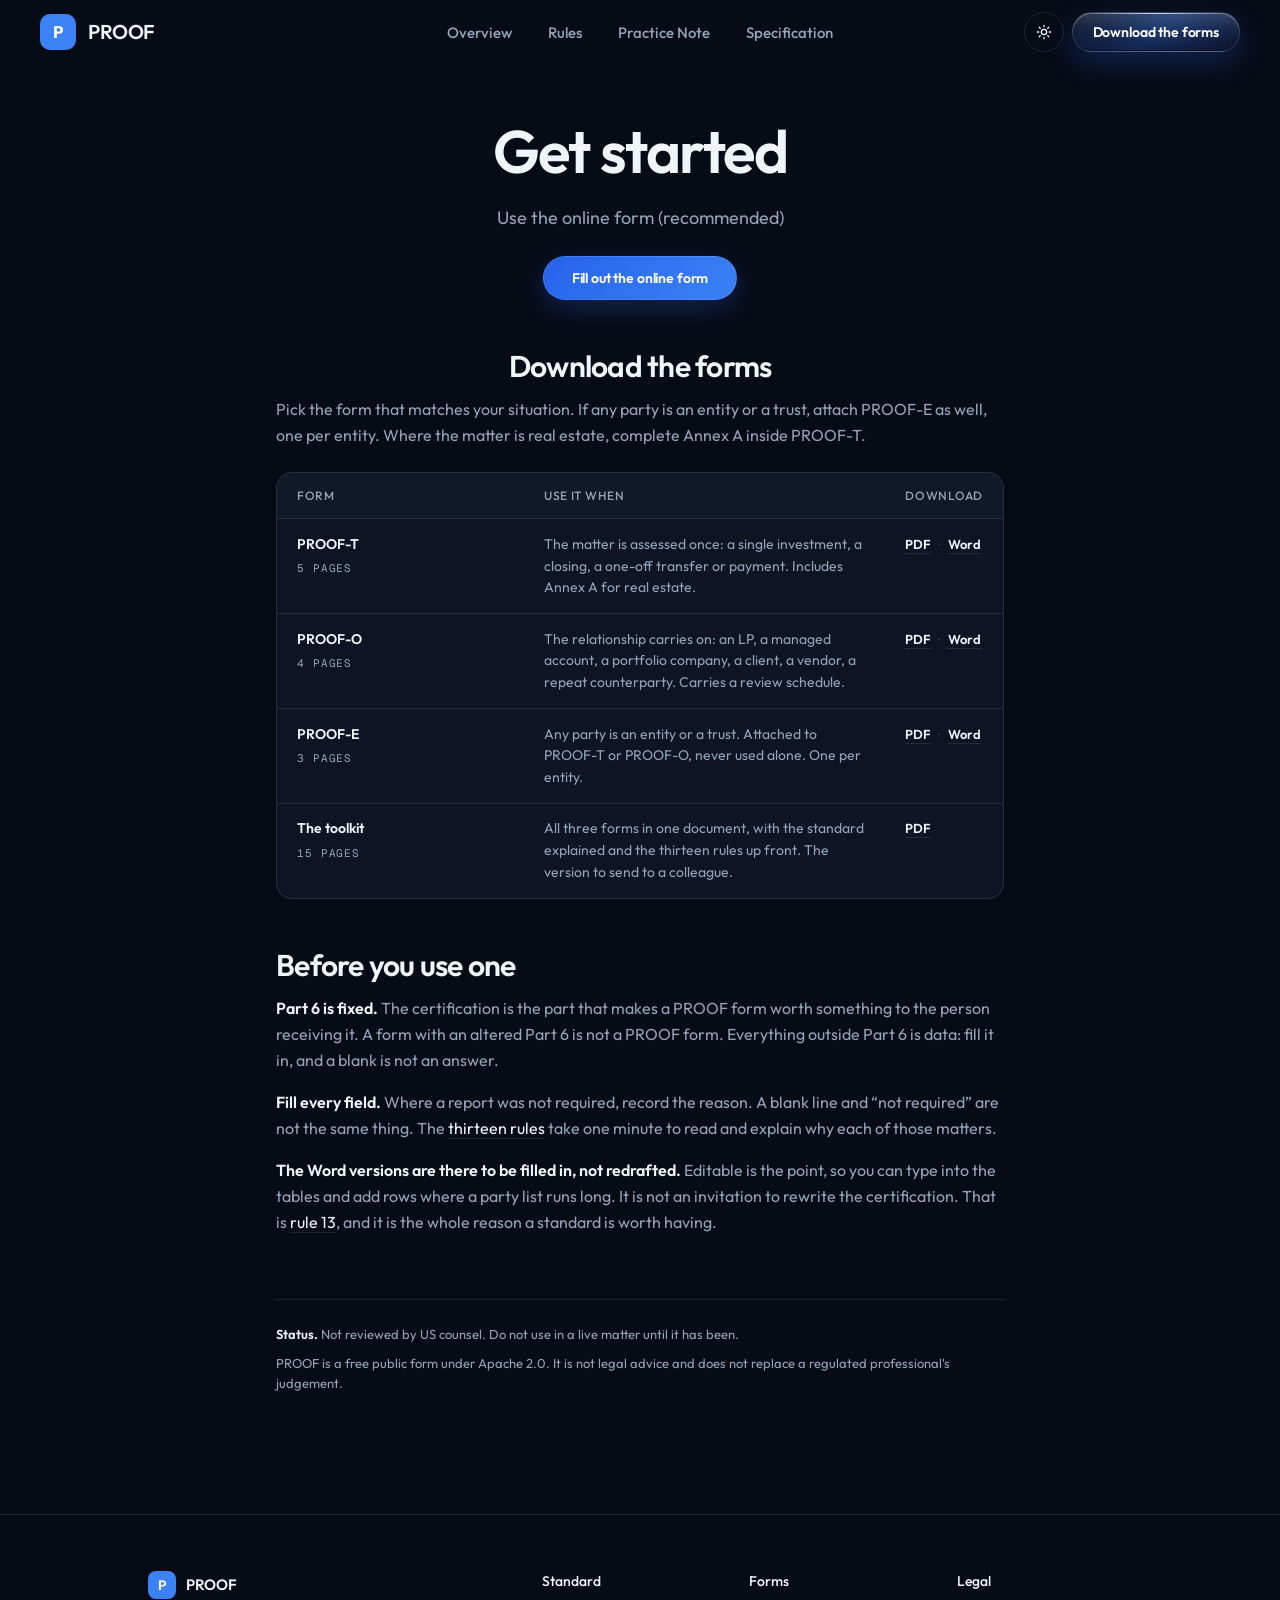
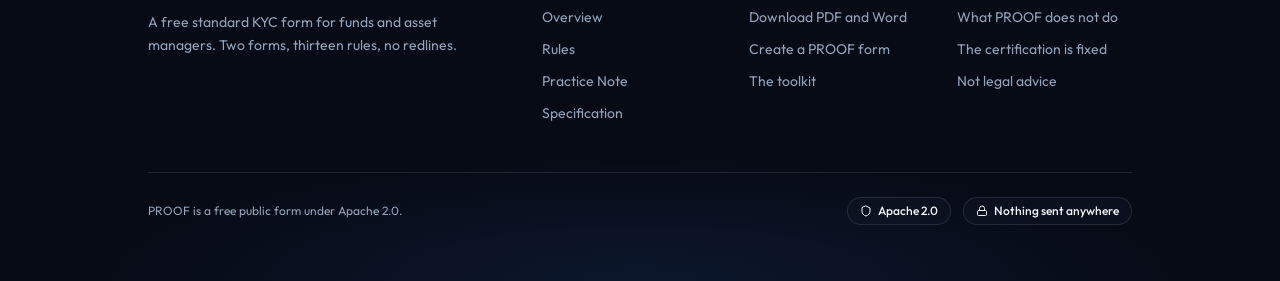
<file: download.html>
<!doctype html>
<html lang="en">
<head>
<meta charset="utf-8">
<meta name="viewport" content="width=device-width, initial-scale=1">
<title>Download the PROOF forms</title>
<meta name="description" content="PROOF-T, PROOF-O and PROOF-E as PDF and Word, plus the full toolkit. Apache 2.0, free, no account needed.">
<link rel="preconnect" href="https://fonts.googleapis.com">
<link rel="preconnect" href="https://fonts.gstatic.com" crossorigin>
<link rel="stylesheet" href="https://fonts.googleapis.com/css2?family=Outfit:wght@400;500;600;700&family=Geist+Mono:wght@400;500;600&display=swap">
<link rel="stylesheet" href="assets/page.css">
<link rel="stylesheet" href="assets/nav.css">
<style>
  h2.mid { text-align: center; }
  .dl { font-size: .8125rem; font-weight: 600; white-space: nowrap; }
  .dl a { color: var(--foreground); }
  .dl span { opacity: .35; margin: 0 .45rem; font-weight: 400; }
  td .meta { display: block; font-family: var(--font-mono); font-size: 11px; letter-spacing: .08em; text-transform: uppercase; color: var(--muted-foreground); margin-top: .3rem; font-weight: 400; white-space: nowrap; }
</style>
<script>(function(){var t=null;try{t=localStorage.getItem("proof-theme");}catch(e){}document.documentElement.setAttribute("data-theme",t==="light"?"light":"dark");})();</script>

</head>
<body>
<header class="sitebar">
  <div class="inner">
    <a class="brand" href="index.html"><span class="mark">P</span><span class="wordmark">PROOF</span></a>
    <nav class="sitetabs" aria-label="Sections"><div class="links">
      <a href="index.html">Overview</a>
      <a href="rules.html">Rules</a>
      <a href="practice.html">Practice Note</a>
      <a href="background.html">Specification</a>
    </div></nav>
    <div class="right">
      <button class="theme-toggle" id="themeToggle" aria-label="Switch theme">
        <svg id="themeIcon" viewBox="0 0 24 24" fill="none" stroke="currentColor" stroke-width="2" stroke-linecap="round" aria-hidden="true"></svg>
        <span id="themeLabel">Dark</span>
      </button>
      <button class="menu-toggle" id="menuToggle" aria-label="Open menu" aria-expanded="false">
        <svg viewBox="0 0 24 24" fill="none" stroke="currentColor" stroke-width="2" stroke-linecap="round" aria-hidden="true"><path d="M4 7h16M4 12h16M4 17h16"/></svg>
      </button>
      <a class="nav-glass-cta" href="download.html"><span>Download the forms</span></a>
    </div>
  </div>
</header>
<div class="wrap">
  <header class="mast">
    <h1>Get started</h1>
    <p class="standfirst">Use the online form (recommended)</p>
    <a class="cta" href="create.html">Fill out the online form</a>
  </header>

  <div class="col">
    <h2 class="mid">Download the forms</h2>
    <p>Pick the form that matches your situation. If any party is an entity or a trust, attach PROOF-E as well, one per entity. Where the matter is real estate, complete Annex A inside PROOF-T.</p>
  </div>

  <div class="tablewrap">
    <table>
      <thead><tr><th scope="col">Form</th><th scope="col">Use it when</th><th scope="col">Download</th></tr></thead>
      <tbody>
        <tr>
          <td class="axis"><strong>PROOF-T</strong><span class="meta">5 pages</span></td>
          <td>The matter is assessed once: a single investment, a closing, a one-off transfer or payment. Includes Annex A for real estate.</td>
          <td class="dl"><a href="forms/PROOF-T.pdf" download>PDF</a><span>&middot;</span><a href="forms/PROOF-T.docx" download>Word</a></td>
        </tr>
        <tr>
          <td class="axis"><strong>PROOF-O</strong><span class="meta">4 pages</span></td>
          <td>The relationship carries on: an LP, a managed account, a portfolio company, a client, a vendor, a repeat counterparty. Carries a review schedule.</td>
          <td class="dl"><a href="forms/PROOF-O.pdf" download>PDF</a><span>&middot;</span><a href="forms/PROOF-O.docx" download>Word</a></td>
        </tr>
        <tr>
          <td class="axis"><strong>PROOF-E</strong><span class="meta">3 pages</span></td>
          <td>Any party is an entity or a trust. Attached to PROOF-T or PROOF-O, never used alone. One per entity.</td>
          <td class="dl"><a href="forms/PROOF-E.pdf" download>PDF</a><span>&middot;</span><a href="forms/PROOF-E.docx" download>Word</a></td>
        </tr>
        <tr>
          <td class="axis"><strong>The toolkit</strong><span class="meta">15 pages</span></td>
          <td>All three forms in one document, with the standard explained and the thirteen rules up front. The version to send to a colleague.</td>
          <td class="dl"><a href="forms/PROOF-toolkit.pdf" download>PDF</a></td>
        </tr>
      </tbody>
    </table>
  </div>

  <div class="col">
    <h2>Before you use one</h2>
    <p><strong>Part 6 is fixed.</strong> The certification is the part that makes a PROOF form worth something to the person receiving it. A form with an altered Part 6 is not a PROOF form. Everything outside Part 6 is data: fill it in, and a blank is not an answer.</p>
    <p><strong>Fill every field.</strong> Where a report was not required, record the reason. A blank line and &ldquo;not required&rdquo; are not the same thing. The <a href="rules.html">thirteen rules</a> take one minute to read and explain why each of those matters.</p>
    <p><strong>The Word versions are there to be filled in, not redrafted.</strong> Editable is the point, so you can type into the tables and add rows where a party list runs long. It is not an invitation to rewrite the certification. That is <a href="rules.html">rule 13</a>, and it is the whole reason a standard is worth having.</p>
  </div>


  <footer class="colophon">
    <p><b>Status.</b> Not reviewed by US counsel. Do not use in a live matter until it has been.</p>
    <p>PROOF is a free public form under Apache 2.0. It is not legal advice and does not replace a regulated professional's judgement.</p>
  </footer>
</div>
<footer class="sitefoot">
  <div class="inner">
    <div class="grid">
      <div>
        <a class="brand" href="index.html"><span class="mark">P</span>PROOF</a>
        <p class="blurb">A free standard KYC form for funds and asset managers. Two forms, thirteen rules, no redlines.</p>
      </div>
      <div class="cols">
        <div>
          <p>Standard</p>
          <ul>
            <li><a href="index.html">Overview</a></li>
            <li><a href="rules.html">Rules</a></li>
            <li><a href="practice.html">Practice Note</a></li>
            <li><a href="background.html">Specification</a></li>
          </ul>
        </div>
        <div>
          <p>Forms</p>
          <ul>
            <li><a href="download.html">Download PDF and Word</a></li>
            <li><a href="create.html">Create a PROOF form</a></li>
            <li><a href="download.html">The toolkit</a></li>
          </ul>
        </div>
        <div>
          <p>Legal</p>
          <ul>
            <li><a href="index.html#does-not">What PROOF does not do</a></li>
            <li><a href="rules.html#rule-3">The certification is fixed</a></li>
            <li><a href="background.html">Not legal advice</a></li>
          </ul>
        </div>
      </div>
    </div>
    <div class="bottom">
      <p>PROOF is a free public form under Apache 2.0.</p>
      <div class="badges">
        <span><svg viewBox="0 0 24 24" fill="none" stroke="currentColor" stroke-width="2" stroke-linecap="round" stroke-linejoin="round" aria-hidden="true"><path d="M12 2l8 4v6c0 5-3.5 9-8 10-4.5-1-8-5-8-10V6z"/></svg>Apache 2.0</span>
        <span><svg viewBox="0 0 24 24" fill="none" stroke="currentColor" stroke-width="2" stroke-linecap="round" stroke-linejoin="round" aria-hidden="true"><rect x="3" y="11" width="18" height="10" rx="2"/><path d="M7 11V7a5 5 0 0 1 10 0v4"/></svg>Nothing sent anywhere</span>
      </div>
    </div>
  </div>
</footer>
<script src="assets/site.js"></script>
</body>
</html>
</file>
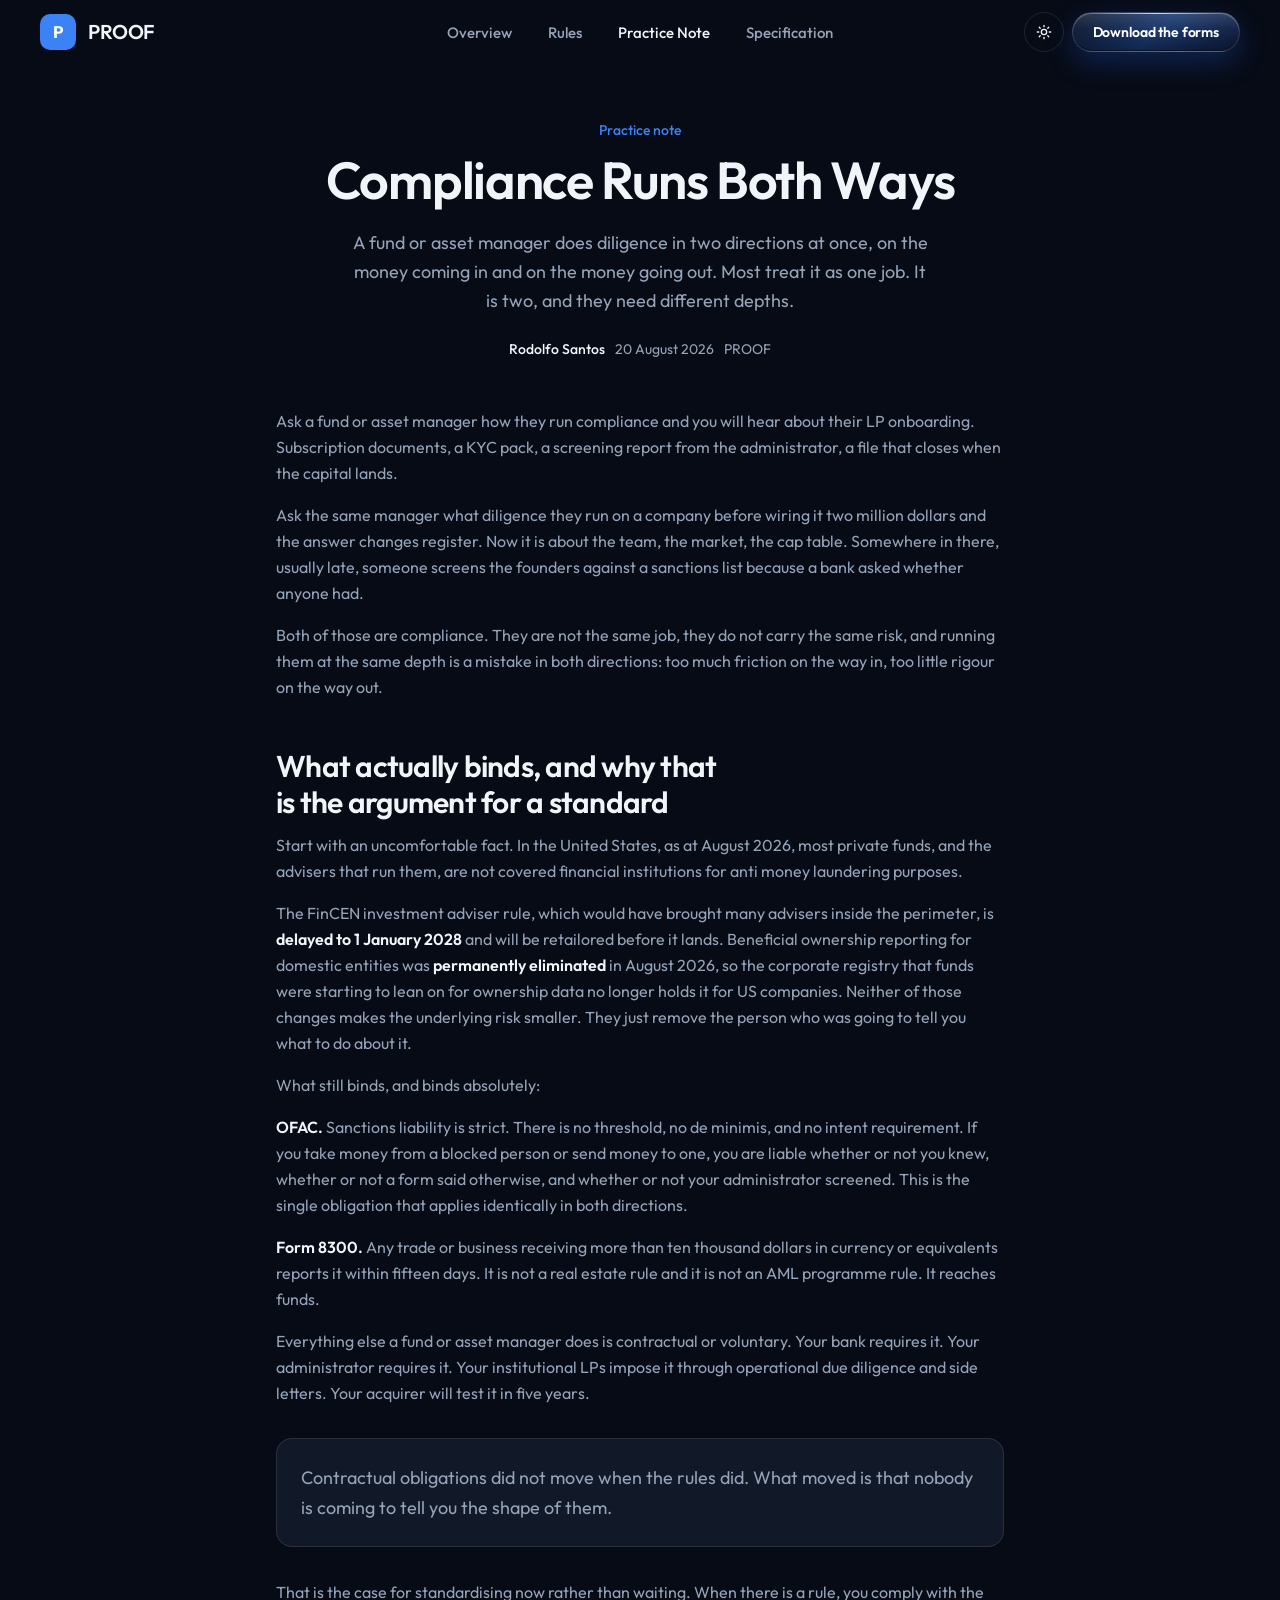
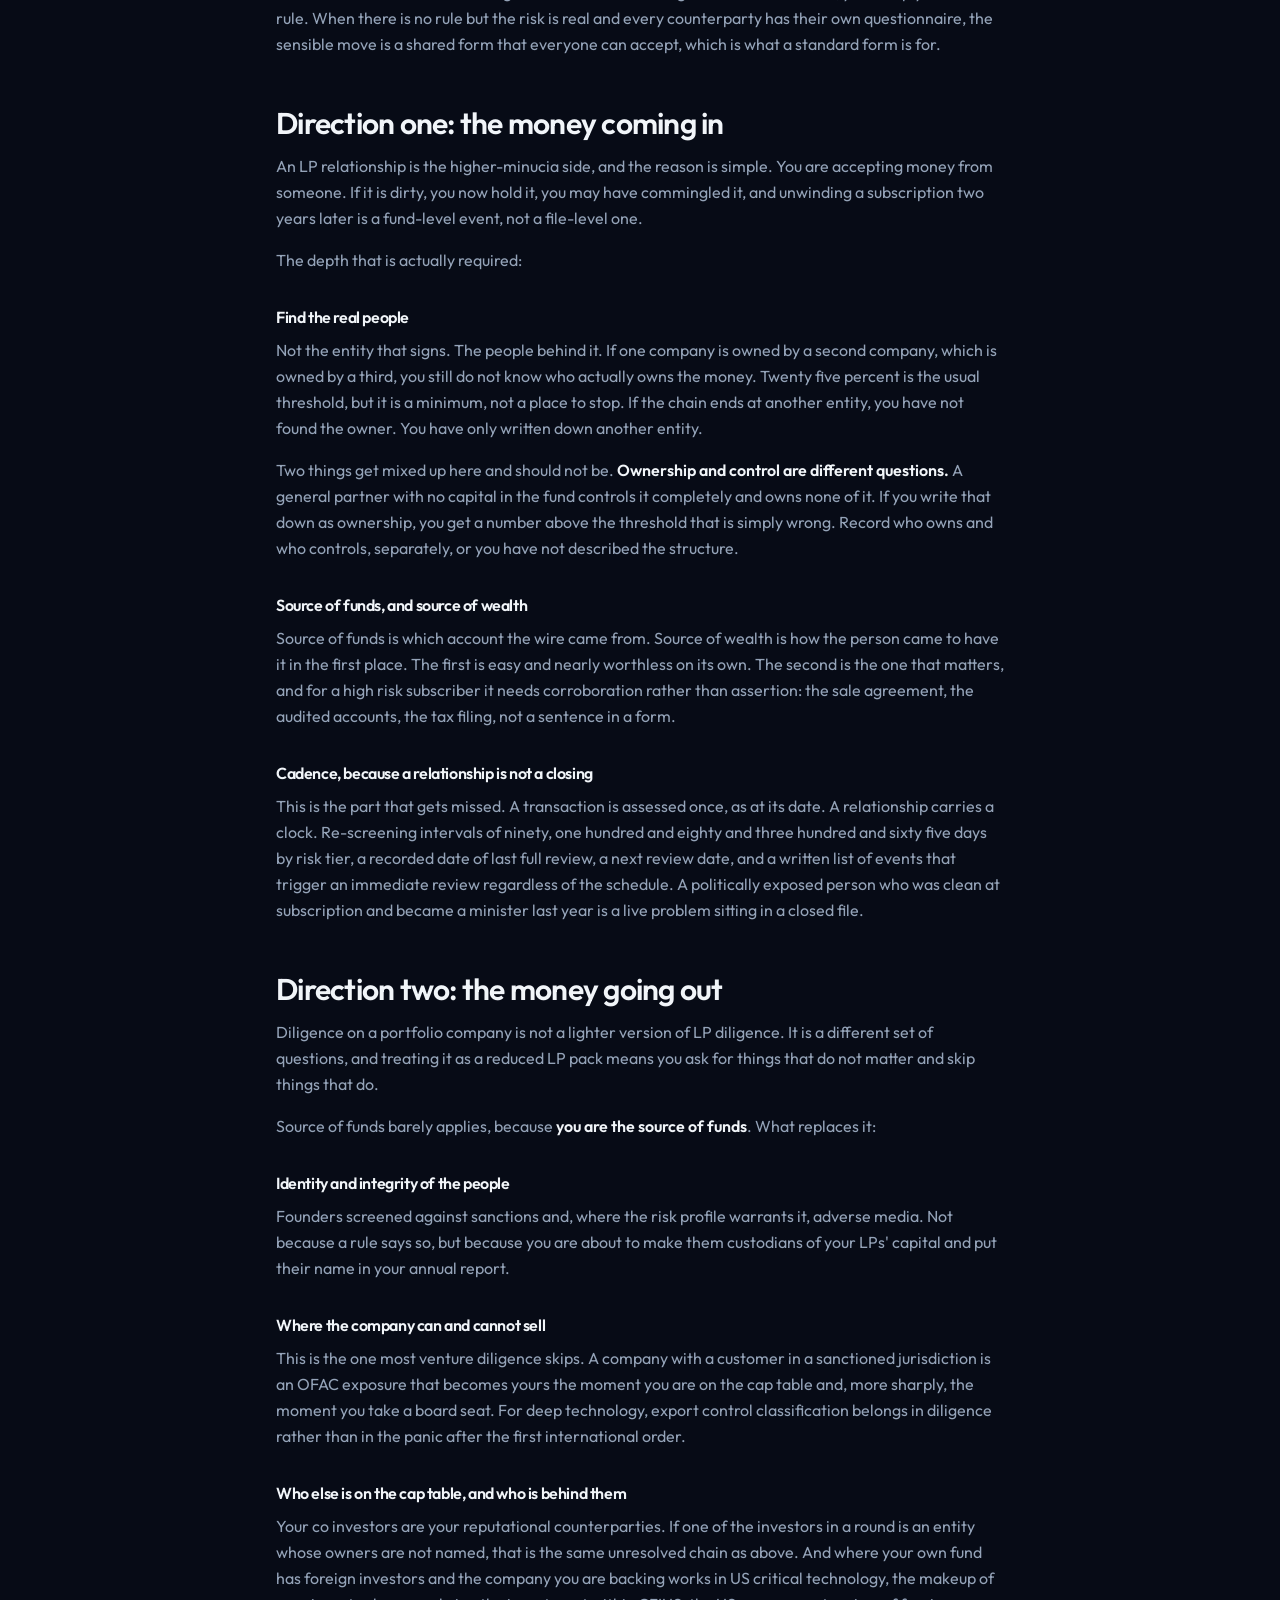
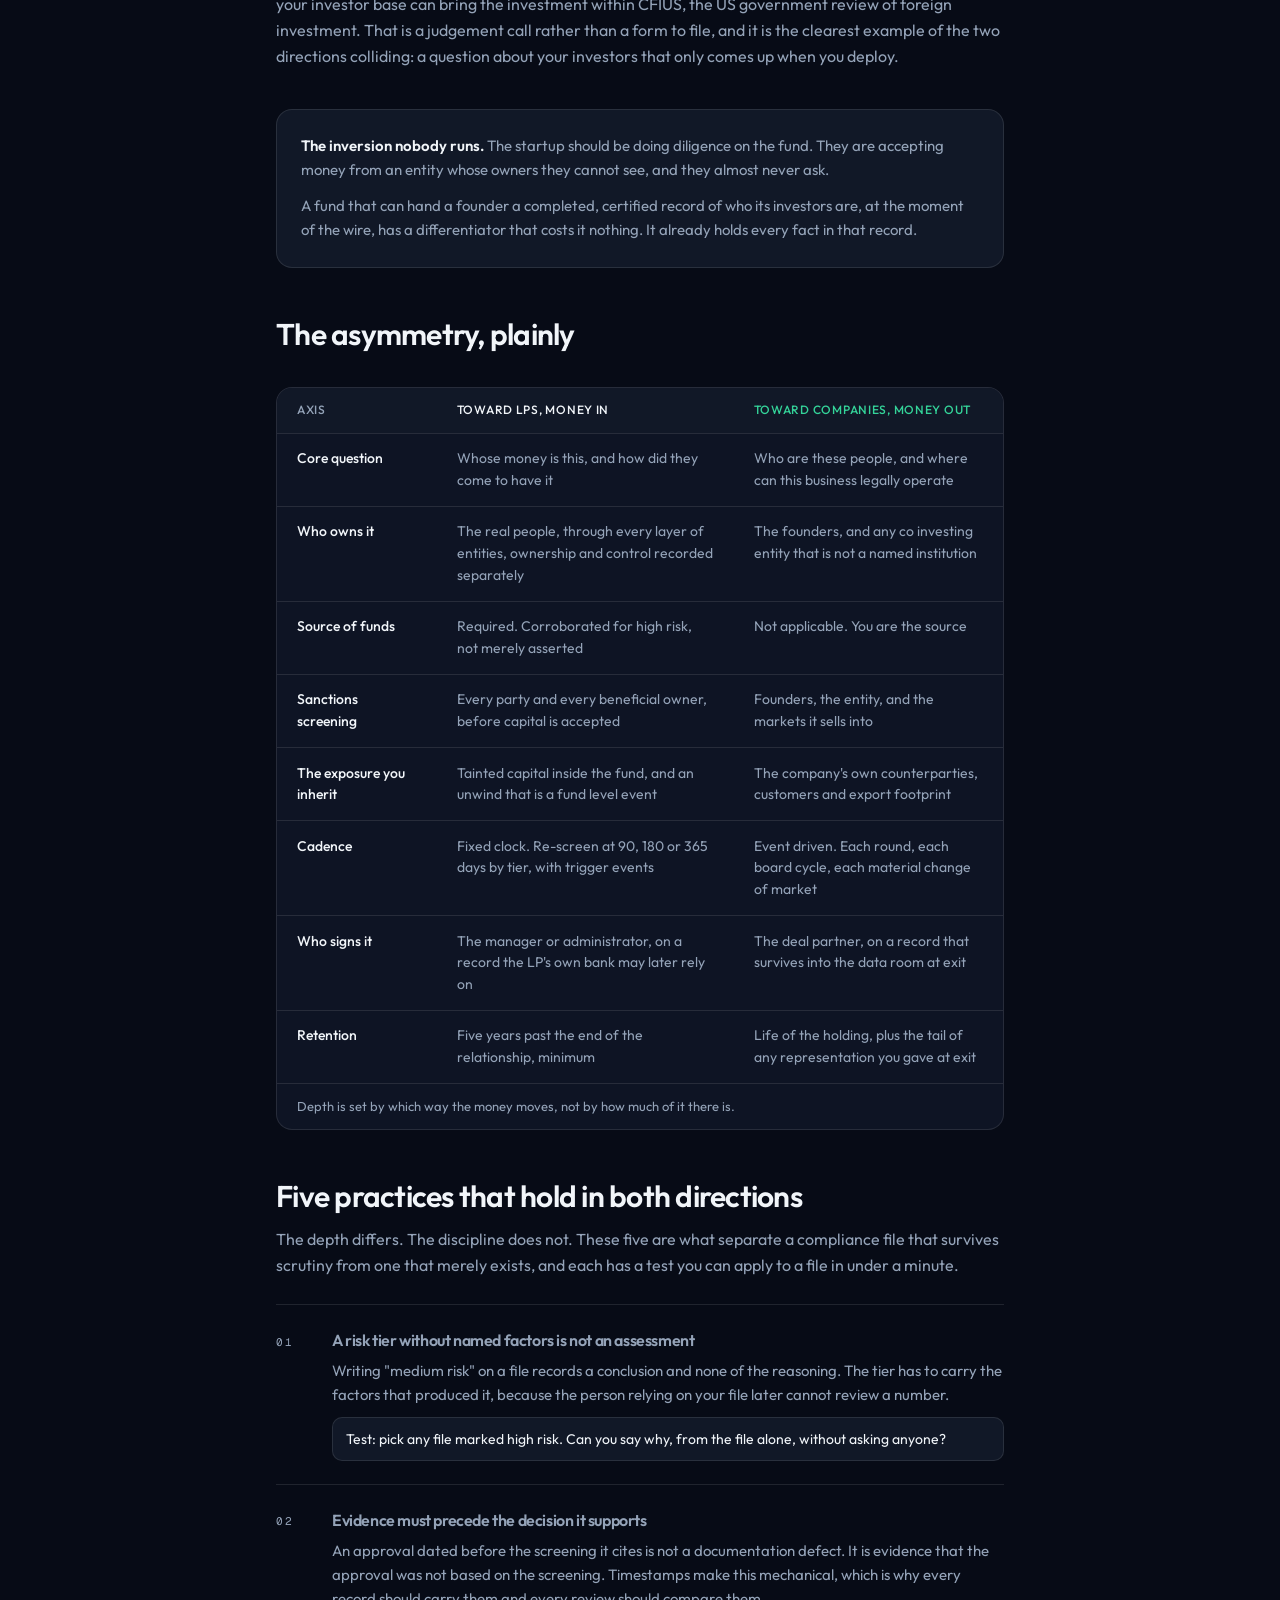
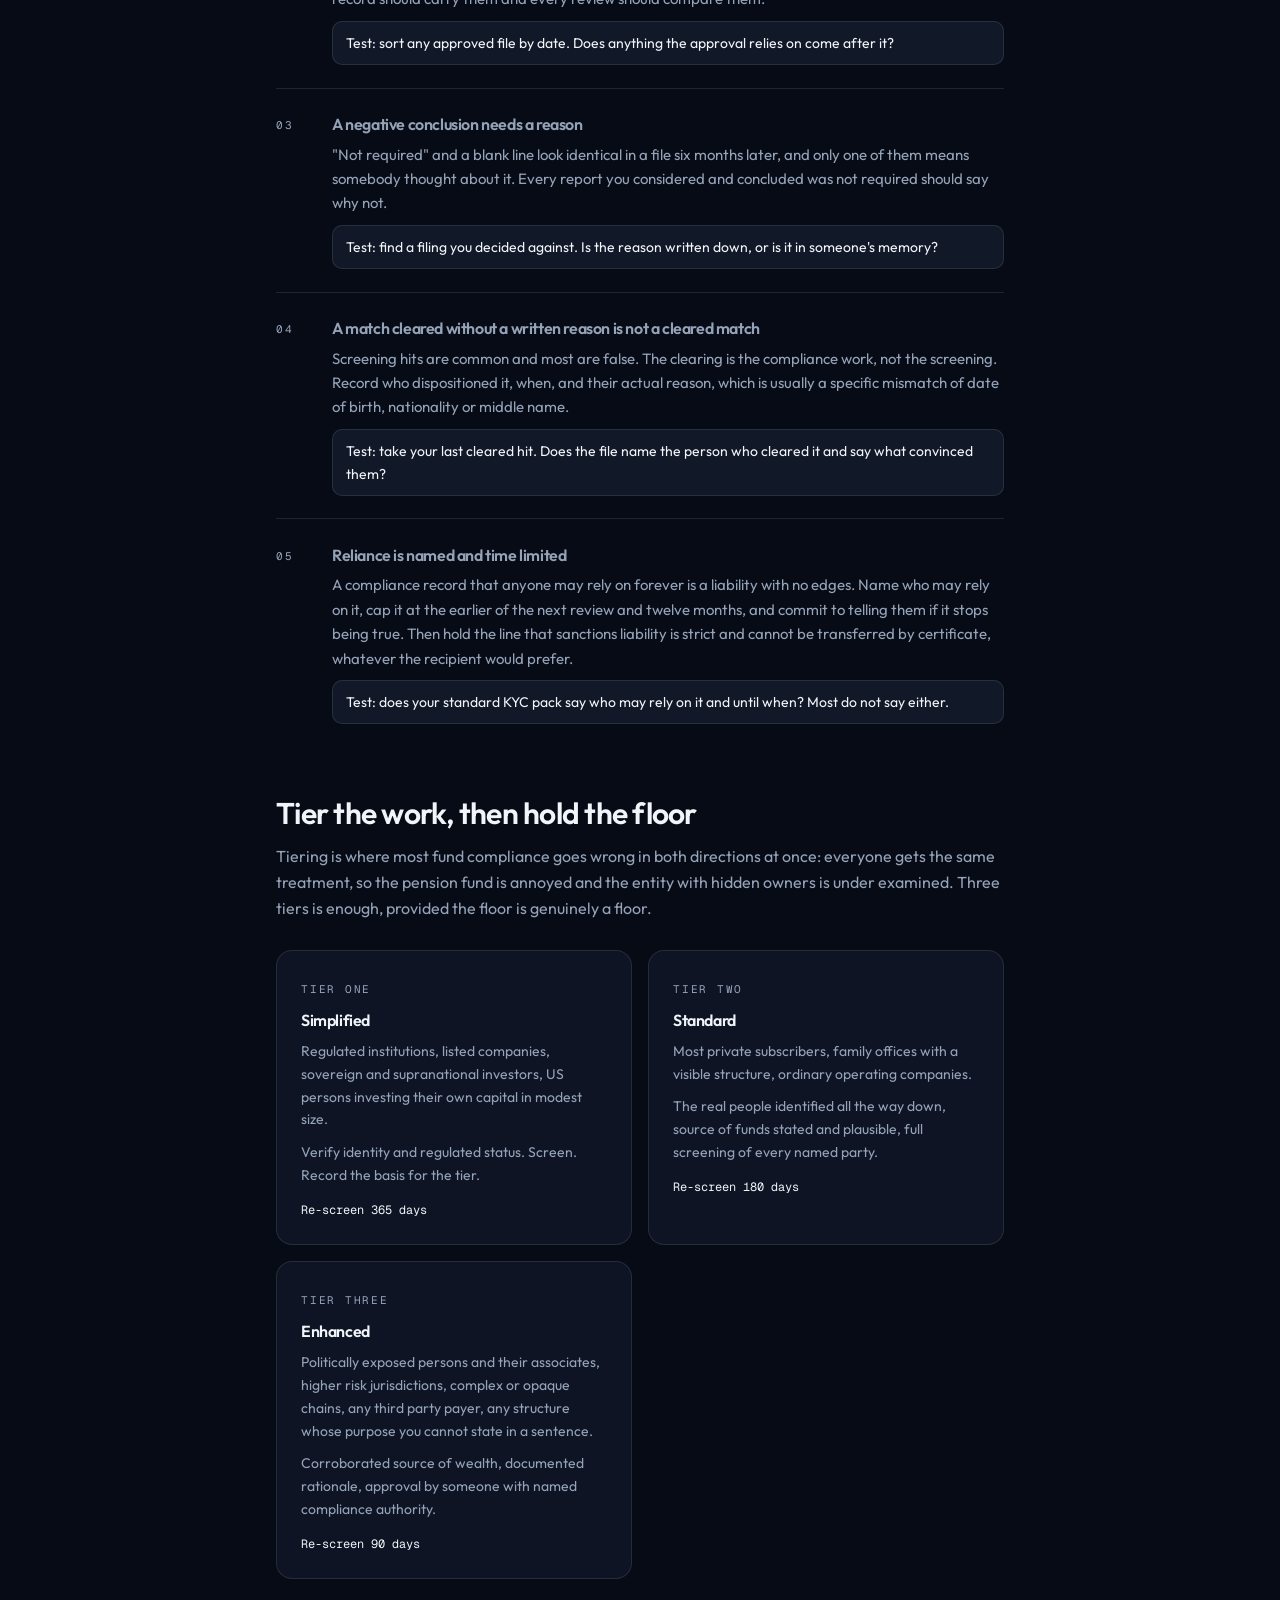
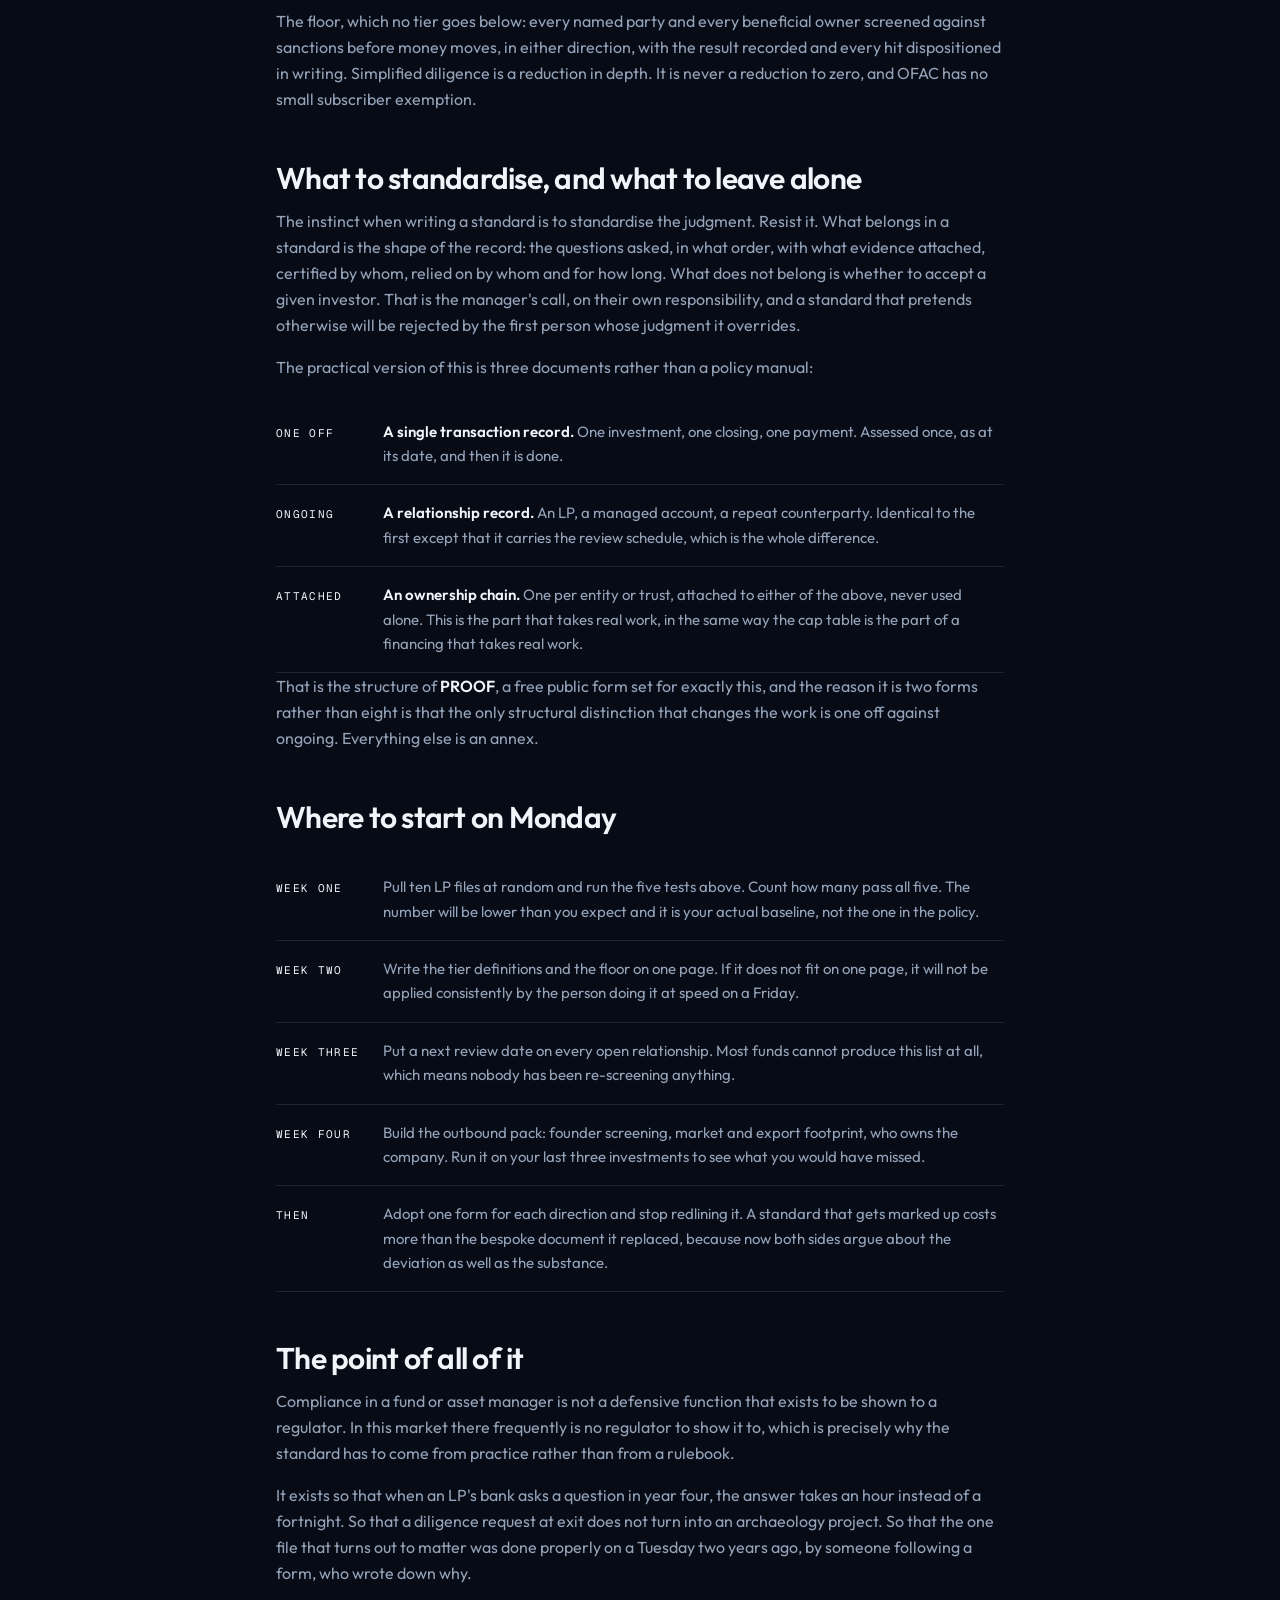
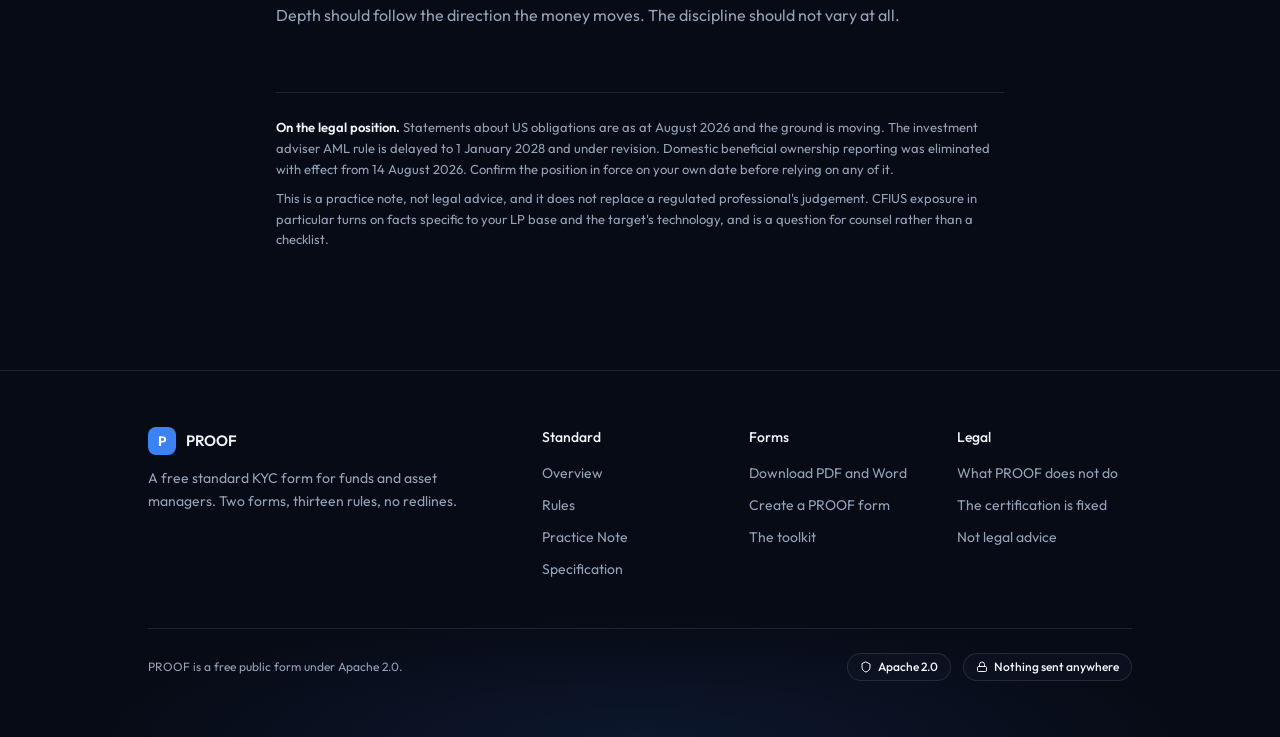
<file: practice.html>
<!doctype html>
<html lang="en">
<head>
<meta charset="utf-8">
<meta name="viewport" content="width=device-width, initial-scale=1">
<title>Compliance Runs Both Ways</title>
<meta name="description" content="How funds and asset managers should run compliance toward investors and toward portfolio companies, and why the two need different depths.">
<link rel="preconnect" href="https://fonts.googleapis.com">
<link rel="preconnect" href="https://fonts.gstatic.com" crossorigin>
<link rel="stylesheet" href="https://fonts.googleapis.com/css2?family=Outfit:wght@400;500;600;700&family=Geist+Mono:wght@400;500;600&display=swap">
<link rel="stylesheet" href="assets/nav.css">
<script>(function(){var t=null;try{t=localStorage.getItem("proof-theme");}catch(e){}document.documentElement.setAttribute("data-theme",t==="light"?"light":"dark");})();</script>
<link rel="stylesheet" href="assets/page.css">
<style>
  header.mast h1 { white-space: nowrap; font-size: clamp(2rem, 4.6vw, 3.25rem); }
  @media (max-width: 640px) { header.mast h1 { white-space: normal; } }
  .byline { font-size: .875rem; color: var(--muted-foreground); display: flex; gap: .6rem; flex-wrap: wrap; justify-content: center; }
  .byline b { color: var(--foreground); font-weight: 500; }
  em.term { font-style: normal; font-weight: 600; color: var(--foreground); }
  .lede-rule { border: none; border-top: 1px solid var(--border); margin: 3rem 0 0; }
  /* ---------- comparison ---------- */
  .compare { margin: 2.2rem 0 1rem; overflow-x: auto; border: 1px solid var(--border); border-radius: 1rem; background: var(--card); }
  table { min-width: 36rem; }
  th { vertical-align: bottom; }
  th.lp { color: var(--foreground); }
  th.co { color: var(--success); }
  td.axis { width: 22%; }
  caption { caption-side: bottom; text-align: left; padding: .8rem 1.25rem; font-size: .8125rem; color: var(--muted-foreground); border-top: 1px solid var(--border); }
  /* ---------- practice list ---------- */
  ol.practice { list-style: none; counter-reset: p; margin: 1.6rem 0 0; padding: 0; }
  ol.practice li { counter-increment: p; display: grid; grid-template-columns: 2.5rem 1fr; gap: 0 1rem; padding: 1.4rem 0; border-top: 1px solid var(--border); }
  ol.practice li::before { content: counter(p, decimal-leading-zero); font-family: var(--font-mono); font-size: 11px; letter-spacing: .16em; color: var(--muted-foreground); padding-top: .4rem; }
  ol.practice h4 { font-size: 1rem; font-weight: 600; margin: 0 0 .35rem; }
  ol.practice p { margin: 0 0 .6rem; font-size: .9375rem; }
  ol.practice p:last-child { margin-bottom: 0; }
  ol.practice .test { font-size: .875rem; color: var(--foreground); background: var(--secondary); border: 1px solid var(--border); border-radius: .625rem; padding: .6rem .8rem; display: block; }
  /* ---------- tiers ---------- */
  .tiers { display: grid; grid-template-columns: repeat(auto-fit, minmax(15rem, 1fr)); gap: 1rem; margin: 1.8rem 0; }
  .tiers article { background: var(--card); border: 1px solid var(--border); border-radius: 1rem; padding: 1.5rem; }
  .tiers .cap { font-family: var(--font-mono); font-size: 11px; letter-spacing: .16em; text-transform: uppercase; color: var(--muted-foreground); }
  .tiers h4 { font-size: 1rem; margin: .6rem 0 .5rem; }
  .tiers p { font-size: .875rem; color: var(--muted-foreground); margin: 0 0 .6rem; line-height: 1.625; }
  .tiers .clock { font-family: var(--font-mono); font-size: .75rem; color: var(--foreground); }
  /* ---------- steps ---------- */
  ol.steps { list-style: none; counter-reset: s; margin: 1.5rem 0 0; padding: 0; }
  ol.steps li { counter-increment: s; display: grid; grid-template-columns: 5.5rem 1fr; gap: .3rem 1.2rem; padding: 1rem 0; border-bottom: 1px solid var(--border); align-items: baseline; }
  ol.steps li .when { font-family: var(--font-mono); font-size: 11px; letter-spacing: .12em; text-transform: uppercase; color: var(--foreground); }
  ol.steps li .what { font-size: .9375rem; color: var(--muted-foreground); }
  ol.steps li .what b { color: var(--foreground); font-weight: 600; }
  @media (max-width: 700px) {
    ol.steps li { grid-template-columns: 1fr; }
    ol.practice li { grid-template-columns: 1.8rem 1fr; }
  }
</style>
</head>
<body>
<header class="sitebar">
  <div class="inner">
    <a class="brand" href="index.html"><span class="mark">P</span><span class="wordmark">PROOF</span></a>
    <nav class="sitetabs" aria-label="Sections"><div class="links">
      <a href="index.html">Overview</a>
      <a href="rules.html">Rules</a>
      <a href="practice.html" aria-current="page">Practice Note</a>
      <a href="background.html">Specification</a>
    </div></nav>
    <div class="right">
      <button class="theme-toggle" id="themeToggle" aria-label="Switch theme">
        <svg id="themeIcon" viewBox="0 0 24 24" fill="none" stroke="currentColor" stroke-width="2" stroke-linecap="round" aria-hidden="true"></svg>
        <span id="themeLabel">Dark</span>
      </button>
      <button class="menu-toggle" id="menuToggle" aria-label="Open menu" aria-expanded="false">
        <svg viewBox="0 0 24 24" fill="none" stroke="currentColor" stroke-width="2" stroke-linecap="round" aria-hidden="true"><path d="M4 7h16M4 12h16M4 17h16"/></svg>
      </button>
      <a class="nav-glass-cta" href="download.html"><span>Download the forms</span></a>
    </div>
  </div>
</header>
<div class="wrap">

  <header class="mast">
    <span class="eyebrow">Practice note</span>
    <h1>Compliance Runs Both Ways</h1>
    <p class="standfirst">A fund or asset manager does diligence in two directions at once, on the money coming in and on the money going out. Most treat it as one job. It is two, and they need different depths.</p>
    <p class="byline"><b>Rodolfo Santos</b> <span>20 August 2026</span> <span>PROOF</span></p>
  </header>

  <div class="col">

    <p>Ask a fund or asset manager how they run compliance and you will hear about their LP onboarding. Subscription documents, a KYC pack, a screening report from the administrator, a file that closes when the capital lands.</p>

    <p>Ask the same manager what diligence they run on a company before wiring it two million dollars and the answer changes register. Now it is about the team, the market, the cap table. Somewhere in there, usually late, someone screens the founders against a sanctions list because a bank asked whether anyone had.</p>

    <p>Both of those are compliance. They are not the same job, they do not carry the same risk, and running them at the same depth is a mistake in both directions: too much friction on the way in, too little rigour on the way out.</p>

    <h2>What actually binds, and why that is the argument for a standard</h2>

    <p>Start with an uncomfortable fact. In the United States, as at August 2026, most private funds, and the advisers that run them, are not covered financial institutions for anti money laundering purposes.</p>

    <p>The FinCEN investment adviser rule, which would have brought many advisers inside the perimeter, is <strong>delayed to 1 January 2028</strong> and will be retailored before it lands. Beneficial ownership reporting for domestic entities was <strong>permanently eliminated</strong> in August 2026, so the corporate registry that funds were starting to lean on for ownership data no longer holds it for US companies. Neither of those changes makes the underlying risk smaller. They just remove the person who was going to tell you what to do about it.</p>

    <p>What still binds, and binds absolutely:</p>

    <p><em class="term">OFAC.</em> Sanctions liability is strict. There is no threshold, no de minimis, and no intent requirement. If you take money from a blocked person or send money to one, you are liable whether or not you knew, whether or not a form said otherwise, and whether or not your administrator screened. This is the single obligation that applies identically in both directions.</p>

    <p><em class="term">Form 8300.</em> Any trade or business receiving more than ten thousand dollars in currency or equivalents reports it within fifteen days. It is not a real estate rule and it is not an AML programme rule. It reaches funds.</p>

    <p>Everything else a fund or asset manager does is contractual or voluntary. Your bank requires it. Your administrator requires it. Your institutional LPs impose it through operational due diligence and side letters. Your acquirer will test it in five years.</p>

    <blockquote><p>Contractual obligations did not move when the rules did. What moved is that nobody is coming to tell you the shape of them.</p></blockquote>

    <p>That is the case for standardising now rather than waiting. When there is a rule, you comply with the rule. When there is no rule but the risk is real and every counterparty has their own questionnaire, the sensible move is a shared form that everyone can accept, which is what a standard form is for.</p>

    <h2>Direction one: the money coming in</h2>

    <p>An LP relationship is the higher-minucia side, and the reason is simple. You are accepting money from someone. If it is dirty, you now hold it, you may have commingled it, and unwinding a subscription two years later is a fund-level event, not a file-level one.</p>

    <p>The depth that is actually required:</p>

    <h3>Find the real people</h3>

    <p>Not the entity that signs. The people behind it. If one company is owned by a second company, which is owned by a third, you still do not know who actually owns the money. Twenty five percent is the usual threshold, but it is a minimum, not a place to stop. If the chain ends at another entity, you have not found the owner. You have only written down another entity.</p>

    <p>Two things get mixed up here and should not be. <strong>Ownership and control are different questions.</strong> A general partner with no capital in the fund controls it completely and owns none of it. If you write that down as ownership, you get a number above the threshold that is simply wrong. Record who owns and who controls, separately, or you have not described the structure.</p>

    <h3>Source of funds, and source of wealth</h3>

    <p>Source of funds is which account the wire came from. Source of wealth is how the person came to have it in the first place. The first is easy and nearly worthless on its own. The second is the one that matters, and for a high risk subscriber it needs corroboration rather than assertion: the sale agreement, the audited accounts, the tax filing, not a sentence in a form.</p>

    <h3>Cadence, because a relationship is not a closing</h3>

    <p>This is the part that gets missed. A transaction is assessed once, as at its date. A relationship carries a clock. Re-screening intervals of ninety, one hundred and eighty and three hundred and sixty five days by risk tier, a recorded date of last full review, a next review date, and a written list of events that trigger an immediate review regardless of the schedule. A politically exposed person who was clean at subscription and became a minister last year is a live problem sitting in a closed file.</p>

    <h2>Direction two: the money going out</h2>

    <p>Diligence on a portfolio company is not a lighter version of LP diligence. It is a different set of questions, and treating it as a reduced LP pack means you ask for things that do not matter and skip things that do.</p>

    <p>Source of funds barely applies, because <strong>you are the source of funds</strong>. What replaces it:</p>

    <h3>Identity and integrity of the people</h3>

    <p>Founders screened against sanctions and, where the risk profile warrants it, adverse media. Not because a rule says so, but because you are about to make them custodians of your LPs' capital and put their name in your annual report.</p>

    <h3>Where the company can and cannot sell</h3>

    <p>This is the one most venture diligence skips. A company with a customer in a sanctioned jurisdiction is an OFAC exposure that becomes yours the moment you are on the cap table and, more sharply, the moment you take a board seat. For deep technology, export control classification belongs in diligence rather than in the panic after the first international order.</p>

    <h3>Who else is on the cap table, and who is behind them</h3>

    <p>Your co investors are your reputational counterparties. If one of the investors in a round is an entity whose owners are not named, that is the same unresolved chain as above. And where your own fund has foreign investors and the company you are backing works in US critical technology, the makeup of your investor base can bring the investment within CFIUS, the US government review of foreign investment. That is a judgement call rather than a form to file, and it is the clearest example of the two directions colliding: a question about your investors that only comes up when you deploy.</p>

    <div class="callout">
      <p><b>The inversion nobody runs.</b> The startup should be doing diligence on the fund. They are accepting money from an entity whose owners they cannot see, and they almost never ask.</p>
      <p>A fund that can hand a founder a completed, certified record of who its investors are, at the moment of the wire, has a differentiator that costs it nothing. It already holds every fact in that record.</p>
    </div>

    <h2>The asymmetry, plainly</h2>

  </div>

  <div class="compare">
    <table>
      <caption>Depth is set by which way the money moves, not by how much of it there is.</caption>
      <thead>
        <tr>
          <th scope="col">Axis</th>
          <th scope="col" class="lp">Toward LPs, money in</th>
          <th scope="col" class="co">Toward companies, money out</th>
        </tr>
      </thead>
      <tbody>
        <tr>
          <td class="axis">Core question</td>
          <td>Whose money is this, and how did they come to have it</td>
          <td>Who are these people, and where can this business legally operate</td>
        </tr>
        <tr>
          <td class="axis">Who owns it</td>
          <td>The real people, through every layer of entities, ownership and control recorded separately</td>
          <td>The founders, and any co investing entity that is not a named institution</td>
        </tr>
        <tr>
          <td class="axis">Source of funds</td>
          <td>Required. Corroborated for high risk, not merely asserted</td>
          <td>Not applicable. You are the source</td>
        </tr>
        <tr>
          <td class="axis">Sanctions screening</td>
          <td>Every party and every beneficial owner, before capital is accepted</td>
          <td>Founders, the entity, and the markets it sells into</td>
        </tr>
        <tr>
          <td class="axis">The exposure you inherit</td>
          <td>Tainted capital inside the fund, and an unwind that is a fund level event</td>
          <td>The company's own counterparties, customers and export footprint</td>
        </tr>
        <tr>
          <td class="axis">Cadence</td>
          <td>Fixed clock. Re-screen at 90, 180 or 365 days by tier, with trigger events</td>
          <td>Event driven. Each round, each board cycle, each material change of market</td>
        </tr>
        <tr>
          <td class="axis">Who signs it</td>
          <td>The manager or administrator, on a record the LP's own bank may later rely on</td>
          <td>The deal partner, on a record that survives into the data room at exit</td>
        </tr>
        <tr>
          <td class="axis">Retention</td>
          <td>Five years past the end of the relationship, minimum</td>
          <td>Life of the holding, plus the tail of any representation you gave at exit</td>
        </tr>
      </tbody>
    </table>
  </div>

  <div class="col">

    <h2>Five practices that hold in both directions</h2>

    <p>The depth differs. The discipline does not. These five are what separate a compliance file that survives scrutiny from one that merely exists, and each has a test you can apply to a file in under a minute.</p>

    <ol class="practice">
      <li>
        <div>
          <h4>A risk tier without named factors is not an assessment</h4>
          <p>Writing "medium risk" on a file records a conclusion and none of the reasoning. The tier has to carry the factors that produced it, because the person relying on your file later cannot review a number.</p>
          <span class="test">Test: pick any file marked high risk. Can you say why, from the file alone, without asking anyone?</span>
        </div>
      </li>
      <li>
        <div>
          <h4>Evidence must precede the decision it supports</h4>
          <p>An approval dated before the screening it cites is not a documentation defect. It is evidence that the approval was not based on the screening. Timestamps make this mechanical, which is why every record should carry them and every review should compare them.</p>
          <span class="test">Test: sort any approved file by date. Does anything the approval relies on come after it?</span>
        </div>
      </li>
      <li>
        <div>
          <h4>A negative conclusion needs a reason</h4>
          <p>"Not required" and a blank line look identical in a file six months later, and only one of them means somebody thought about it. Every report you considered and concluded was not required should say why not.</p>
          <span class="test">Test: find a filing you decided against. Is the reason written down, or is it in someone's memory?</span>
        </div>
      </li>
      <li>
        <div>
          <h4>A match cleared without a written reason is not a cleared match</h4>
          <p>Screening hits are common and most are false. The clearing is the compliance work, not the screening. Record who dispositioned it, when, and their actual reason, which is usually a specific mismatch of date of birth, nationality or middle name.</p>
          <span class="test">Test: take your last cleared hit. Does the file name the person who cleared it and say what convinced them?</span>
        </div>
      </li>
      <li>
        <div>
          <h4>Reliance is named and time limited</h4>
          <p>A compliance record that anyone may rely on forever is a liability with no edges. Name who may rely on it, cap it at the earlier of the next review and twelve months, and commit to telling them if it stops being true. Then hold the line that sanctions liability is strict and cannot be transferred by certificate, whatever the recipient would prefer.</p>
          <span class="test">Test: does your standard KYC pack say who may rely on it and until when? Most do not say either.</span>
        </div>
      </li>
    </ol>

    <h2>Tier the work, then hold the floor</h2>

    <p>Tiering is where most fund compliance goes wrong in both directions at once: everyone gets the same treatment, so the pension fund is annoyed and the entity with hidden owners is under examined. Three tiers is enough, provided the floor is genuinely a floor.</p>

  </div>

  <div class="tiers">
    <article>
      <span class="cap">Tier one</span>
      <h4>Simplified</h4>
      <p>Regulated institutions, listed companies, sovereign and supranational investors, US persons investing their own capital in modest size.</p>
      <p>Verify identity and regulated status. Screen. Record the basis for the tier.</p>
      <span class="clock">Re-screen 365 days</span>
    </article>
    <article>
      <span class="cap">Tier two</span>
      <h4>Standard</h4>
      <p>Most private subscribers, family offices with a visible structure, ordinary operating companies.</p>
      <p>The real people identified all the way down, source of funds stated and plausible, full screening of every named party.</p>
      <span class="clock">Re-screen 180 days</span>
    </article>
    <article>
      <span class="cap">Tier three</span>
      <h4>Enhanced</h4>
      <p>Politically exposed persons and their associates, higher risk jurisdictions, complex or opaque chains, any third party payer, any structure whose purpose you cannot state in a sentence.</p>
      <p>Corroborated source of wealth, documented rationale, approval by someone with named compliance authority.</p>
      <span class="clock">Re-screen 90 days</span>
    </article>
  </div>

  <div class="col">

    <p>The floor, which no tier goes below: every named party and every beneficial owner screened against sanctions before money moves, in either direction, with the result recorded and every hit dispositioned in writing. Simplified diligence is a reduction in depth. It is never a reduction to zero, and OFAC has no small subscriber exemption.</p>

    <h2>What to standardise, and what to leave alone</h2>

    <p>The instinct when writing a standard is to standardise the judgment. Resist it. What belongs in a standard is the shape of the record: the questions asked, in what order, with what evidence attached, certified by whom, relied on by whom and for how long. What does not belong is whether to accept a given investor. That is the manager's call, on their own responsibility, and a standard that pretends otherwise will be rejected by the first person whose judgment it overrides.</p>

    <p>The practical version of this is three documents rather than a policy manual:</p>

    <ol class="steps">
      <li>
        <span class="when">One off</span>
        <span class="what"><b>A single transaction record.</b> One investment, one closing, one payment. Assessed once, as at its date, and then it is done.</span>
      </li>
      <li>
        <span class="when">Ongoing</span>
        <span class="what"><b>A relationship record.</b> An LP, a managed account, a repeat counterparty. Identical to the first except that it carries the review schedule, which is the whole difference.</span>
      </li>
      <li>
        <span class="when">Attached</span>
        <span class="what"><b>An ownership chain.</b> One per entity or trust, attached to either of the above, never used alone. This is the part that takes real work, in the same way the cap table is the part of a financing that takes real work.</span>
      </li>
    </ol>

    <p>That is the structure of <strong>PROOF</strong>, a free public form set for exactly this, and the reason it is two forms rather than eight is that the only structural distinction that changes the work is one off against ongoing. Everything else is an annex.</p>

    <h2>Where to start on Monday</h2>

    <ol class="steps">
      <li>
        <span class="when">Week one</span>
        <span class="what">Pull ten LP files at random and run the five tests above. Count how many pass all five. The number will be lower than you expect and it is your actual baseline, not the one in the policy.</span>
      </li>
      <li>
        <span class="when">Week two</span>
        <span class="what">Write the tier definitions and the floor on one page. If it does not fit on one page, it will not be applied consistently by the person doing it at speed on a Friday.</span>
      </li>
      <li>
        <span class="when">Week three</span>
        <span class="what">Put a next review date on every open relationship. Most funds cannot produce this list at all, which means nobody has been re-screening anything.</span>
      </li>
      <li>
        <span class="when">Week four</span>
        <span class="what">Build the outbound pack: founder screening, market and export footprint, who owns the company. Run it on your last three investments to see what you would have missed.</span>
      </li>
      <li>
        <span class="when">Then</span>
        <span class="what">Adopt one form for each direction and stop redlining it. A standard that gets marked up costs more than the bespoke document it replaced, because now both sides argue about the deviation as well as the substance.</span>
      </li>
    </ol>

    <h2>The point of all of it</h2>

    <p>Compliance in a fund or asset manager is not a defensive function that exists to be shown to a regulator. In this market there frequently is no regulator to show it to, which is precisely why the standard has to come from practice rather than from a rulebook.</p>

    <p>It exists so that when an LP's bank asks a question in year four, the answer takes an hour instead of a fortnight. So that a diligence request at exit does not turn into an archaeology project. So that the one file that turns out to matter was done properly on a Tuesday two years ago, by someone following a form, who wrote down why.</p>

    <p>Depth should follow the direction the money moves. The discipline should not vary at all.</p>

  </div>

  <footer class="colophon">
    <p><b>On the legal position.</b> Statements about US obligations are as at August 2026 and the ground is moving. The investment adviser AML rule is delayed to 1 January 2028 and under revision. Domestic beneficial ownership reporting was eliminated with effect from 14 August 2026. Confirm the position in force on your own date before relying on any of it.</p>
    <p>This is a practice note, not legal advice, and it does not replace a regulated professional's judgement. CFIUS exposure in particular turns on facts specific to your LP base and the target's technology, and is a question for counsel rather than a checklist.</p>
  </footer>

</div>
<footer class="sitefoot">
  <div class="inner">
    <div class="grid">
      <div>
        <a class="brand" href="index.html"><span class="mark">P</span>PROOF</a>
        <p class="blurb">A free standard KYC form for funds and asset managers. Two forms, thirteen rules, no redlines.</p>
      </div>
      <div class="cols">
        <div>
          <p>Standard</p>
          <ul>
            <li><a href="index.html">Overview</a></li>
            <li><a href="rules.html">Rules</a></li>
            <li><a href="practice.html">Practice Note</a></li>
            <li><a href="background.html">Specification</a></li>
          </ul>
        </div>
        <div>
          <p>Forms</p>
          <ul>
            <li><a href="download.html">Download PDF and Word</a></li>
            <li><a href="create.html">Create a PROOF form</a></li>
            <li><a href="download.html">The toolkit</a></li>
          </ul>
        </div>
        <div>
          <p>Legal</p>
          <ul>
            <li><a href="index.html#does-not">What PROOF does not do</a></li>
            <li><a href="rules.html#rule-3">The certification is fixed</a></li>
            <li><a href="background.html">Not legal advice</a></li>
          </ul>
        </div>
      </div>
    </div>
    <div class="bottom">
      <p>PROOF is a free public form under Apache 2.0.</p>
      <div class="badges">
        <span><svg viewBox="0 0 24 24" fill="none" stroke="currentColor" stroke-width="2" stroke-linecap="round" stroke-linejoin="round" aria-hidden="true"><path d="M12 2l8 4v6c0 5-3.5 9-8 10-4.5-1-8-5-8-10V6z"/></svg>Apache 2.0</span>
        <span><svg viewBox="0 0 24 24" fill="none" stroke="currentColor" stroke-width="2" stroke-linecap="round" stroke-linejoin="round" aria-hidden="true"><rect x="3" y="11" width="18" height="10" rx="2"/><path d="M7 11V7a5 5 0 0 1 10 0v4"/></svg>Nothing sent anywhere</span>
      </div>
    </div>
  </div>
</footer>
<script src="assets/site.js"></script>
</body>
</html>
</file>
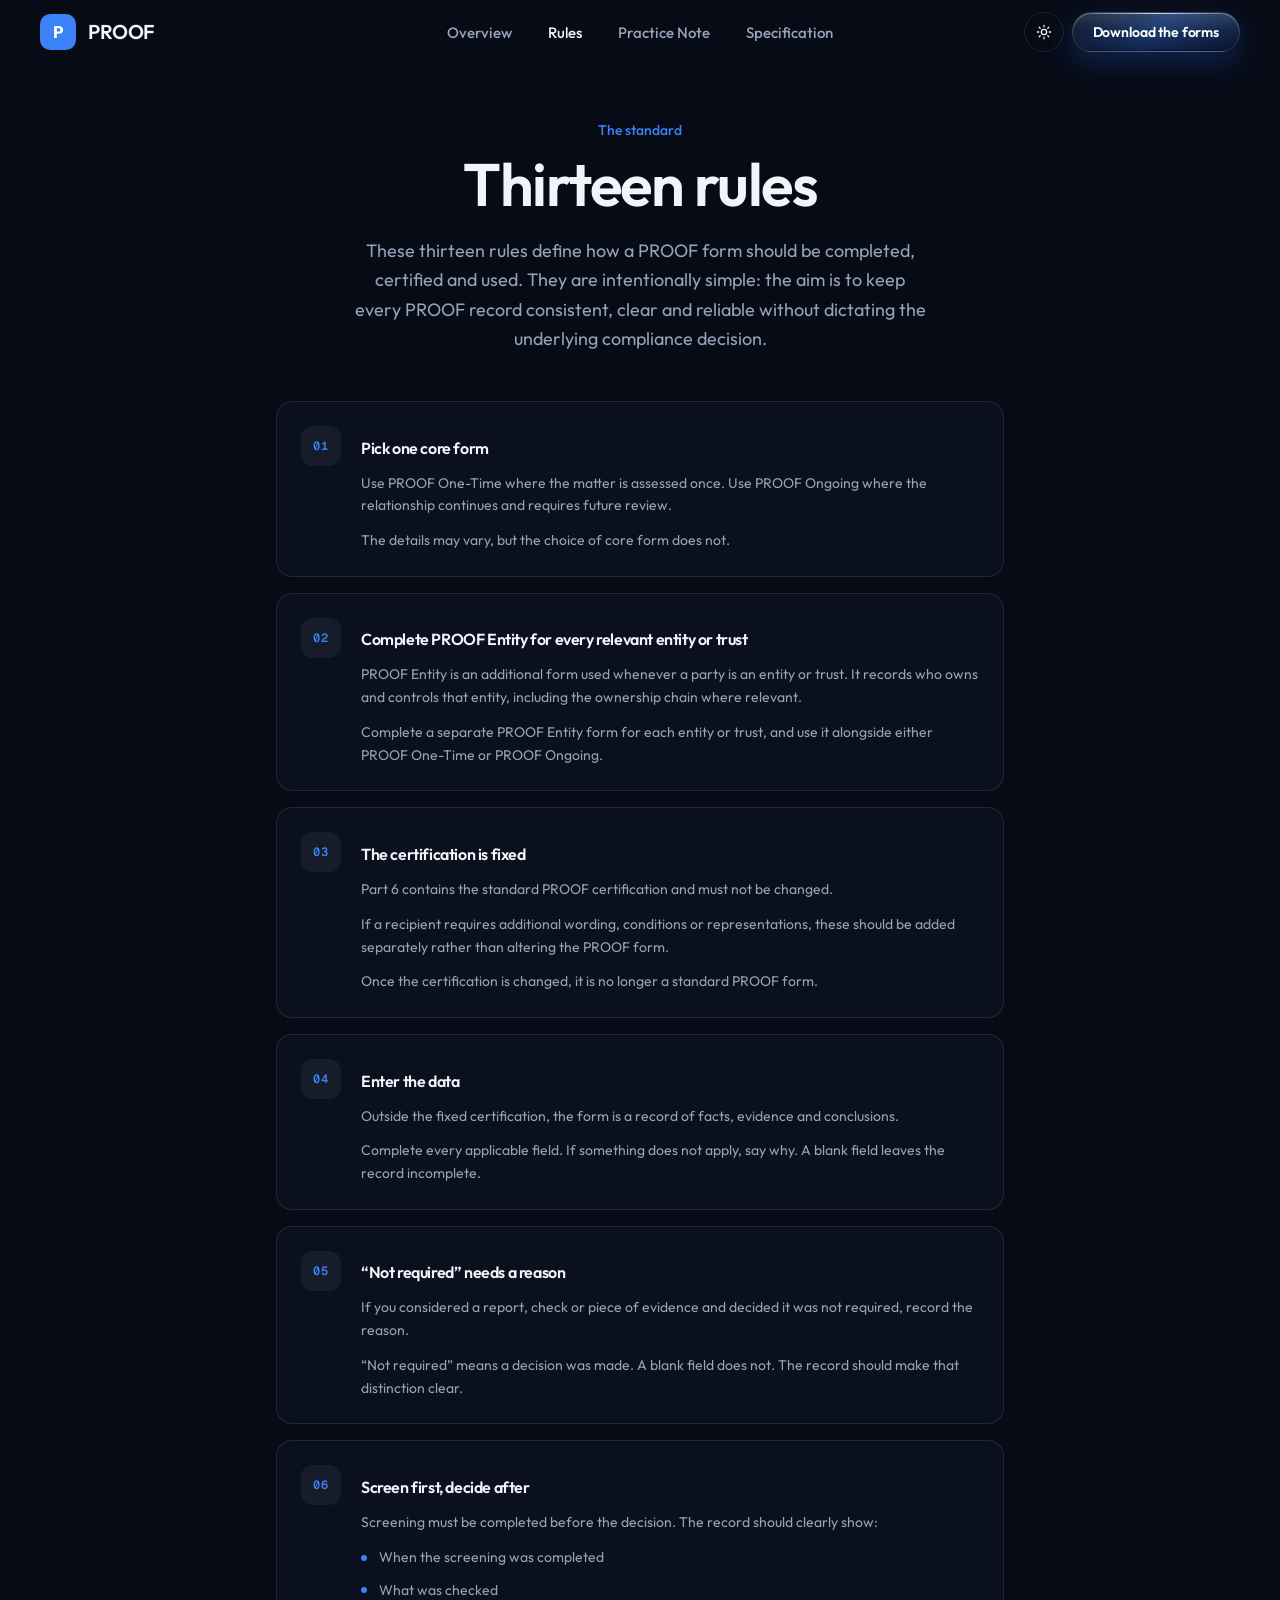
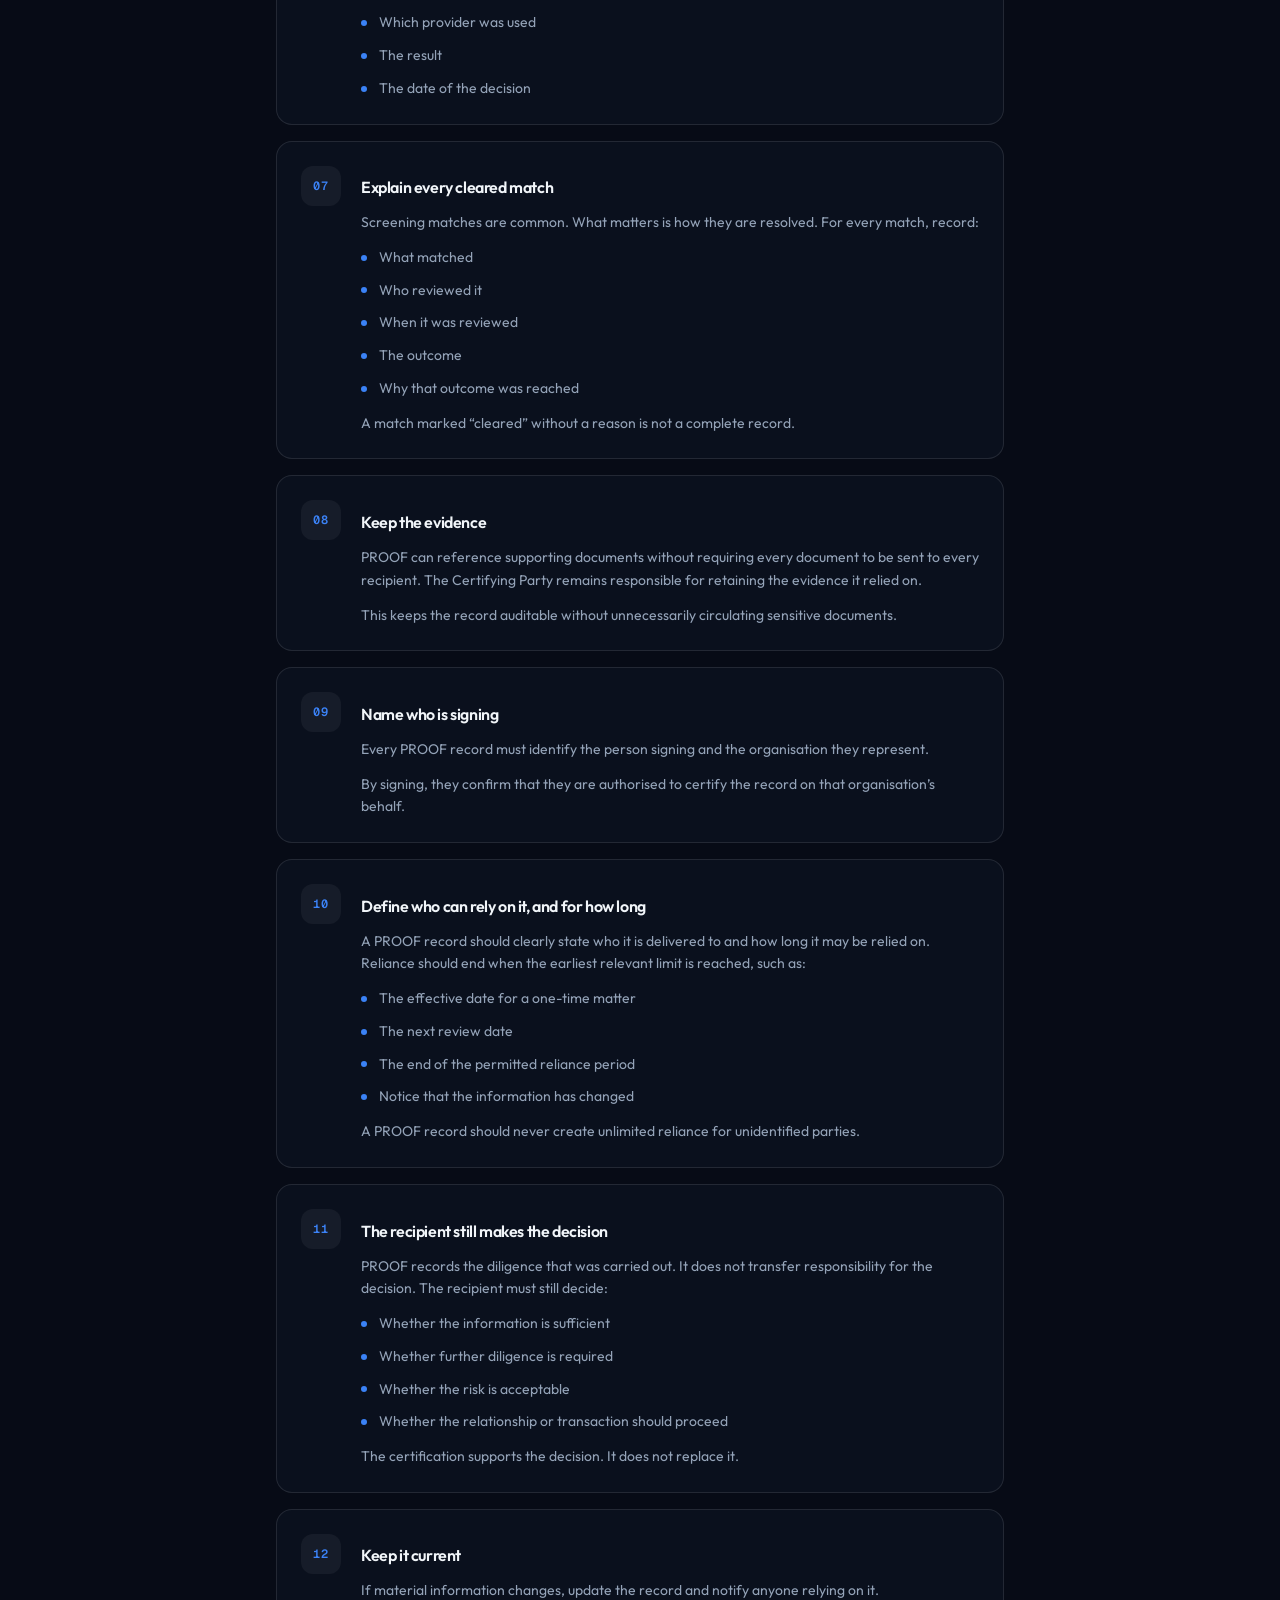
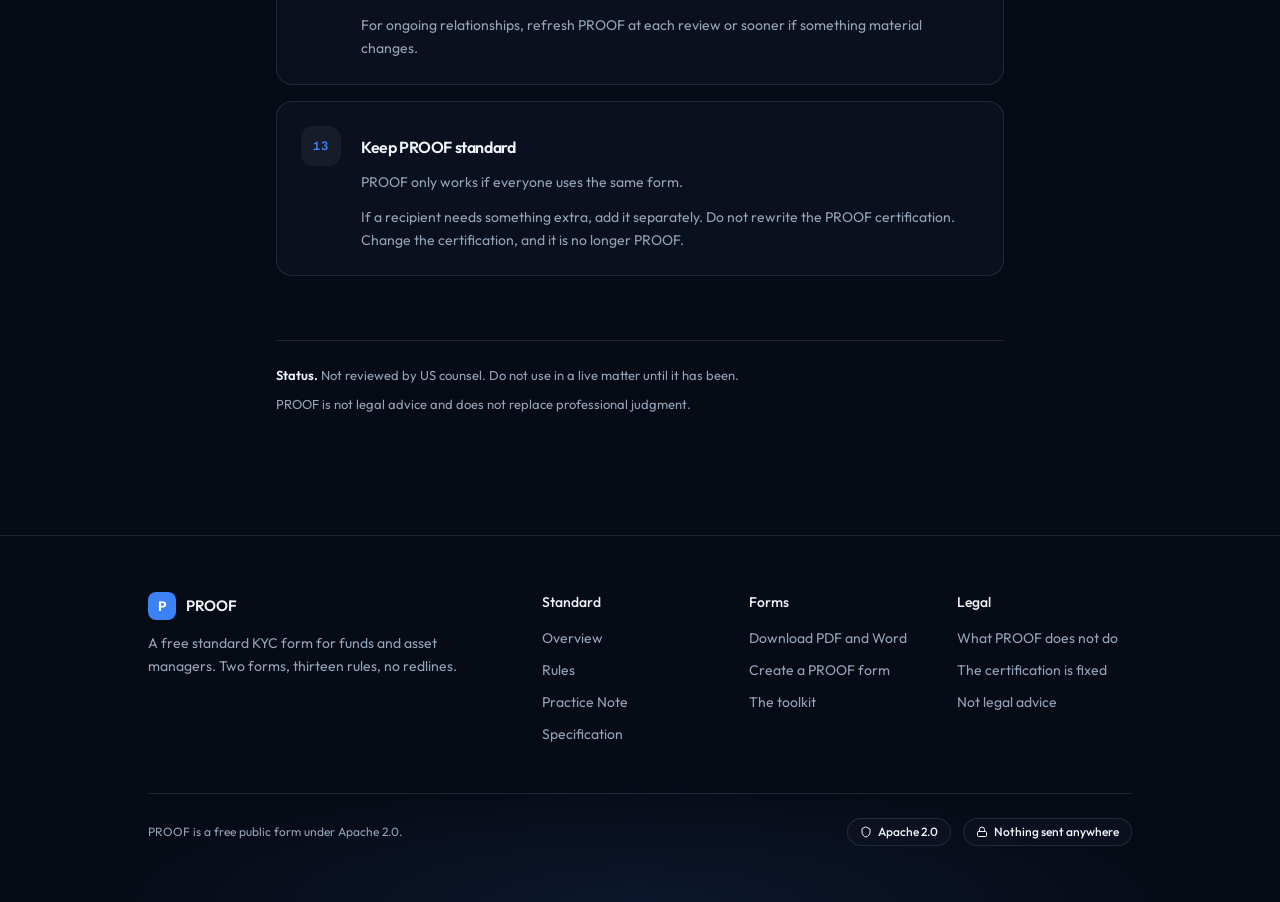
<file: rules.html>
<!doctype html>
<html lang="en">
<head>
<meta charset="utf-8">
<meta name="viewport" content="width=device-width, initial-scale=1">
<title>The PROOF Rules</title>
<meta name="description" content="The thirteen rules that define how a PROOF form is completed, certified and used.">
<link rel="preconnect" href="https://fonts.googleapis.com">
<link rel="preconnect" href="https://fonts.gstatic.com" crossorigin>
<link rel="stylesheet" href="https://fonts.googleapis.com/css2?family=Outfit:wght@400;500;600;700&family=Geist+Mono:wght@400;500;600&display=swap">
<link rel="stylesheet" href="assets/page.css">
<link rel="stylesheet" href="assets/nav.css">
<script>(function(){var t=null;try{t=localStorage.getItem("proof-theme");}catch(e){}document.documentElement.setAttribute("data-theme",t==="light"?"light":"dark");})();</script>
<style>
  ol.rulelist { list-style: none; counter-reset: r; margin: 2rem 0 0; padding: 0; display: flex; flex-direction: column; gap: 1rem; }
  ol.rulelist > li { counter-increment: r; display: grid; grid-template-columns: 2.5rem 1fr; gap: .25rem 1.25rem; padding: 1.5rem; border: 1px solid var(--border); border-radius: 1rem; background: color-mix(in srgb, var(--card) 60%, transparent); }
  ol.rulelist > li::before { content: counter(r, decimal-leading-zero); grid-column: 1; grid-row: 1 / span 2; display: flex; width: 2.5rem; height: 2.5rem; align-items: center; justify-content: center; border-radius: .75rem; background: var(--secondary); font-family: var(--font-mono); font-size: .75rem; font-weight: 600; letter-spacing: .05em; color: var(--foreground); }
  :root[data-theme="dark"] ol.rulelist > li::before { background: rgba(255,255,255,.05); color: var(--brand); }
  @media (prefers-color-scheme: dark) { :root:not([data-theme="light"]) ol.rulelist > li::before { background: rgba(255,255,255,.05); color: var(--brand); } }
  ol.rulelist h4 { grid-column: 2; font-size: 1rem; font-weight: 600; margin: .6rem 0 0; }
  ol.rulelist p { grid-column: 2; margin: .5rem 0 0; font-size: .875rem; line-height: 1.625; color: var(--muted-foreground); }
  ol.rulelist ul.dots { grid-column: 2; margin-top: .5rem; }
</style>
</head>
<body>
<header class="sitebar">
  <div class="inner">
    <a class="brand" href="index.html"><span class="mark">P</span><span class="wordmark">PROOF</span></a>
    <nav class="sitetabs" aria-label="Sections"><div class="links">
      <a href="index.html">Overview</a>
      <a href="rules.html" aria-current="page">Rules</a>
      <a href="practice.html">Practice Note</a>
      <a href="background.html">Specification</a>
    </div></nav>
    <div class="right">
      <button class="theme-toggle" id="themeToggle" aria-label="Switch theme">
        <svg id="themeIcon" viewBox="0 0 24 24" fill="none" stroke="currentColor" stroke-width="2" stroke-linecap="round" aria-hidden="true"></svg>
        <span id="themeLabel">Dark</span>
      </button>
      <button class="menu-toggle" id="menuToggle" aria-label="Open menu" aria-expanded="false">
        <svg viewBox="0 0 24 24" fill="none" stroke="currentColor" stroke-width="2" stroke-linecap="round" aria-hidden="true"><path d="M4 7h16M4 12h16M4 17h16"/></svg>
      </button>
      <a class="nav-glass-cta" href="download.html"><span>Download the forms</span></a>
    </div>
  </div>
</header>
<div class="wrap">
  <header class="mast">
    <span class="eyebrow">The standard</span>
    <h1>Thirteen rules</h1>
    <p class="standfirst">These thirteen rules define how a PROOF form should be completed, certified and used. They are intentionally simple: the aim is to keep every PROOF record consistent, clear and reliable without dictating the underlying compliance decision.</p>
  </header>

  <ol class="rulelist">
    <li id="rule-1">
      <h4>Pick one core form</h4>
      <p>Use PROOF One-Time where the matter is assessed once. Use PROOF Ongoing where the relationship continues and requires future review.</p><p>The details may vary, but the choice of core form does not.</p>
    </li>
    <li id="rule-2">
      <h4>Complete PROOF Entity for every relevant entity or trust</h4>
      <p>PROOF Entity is an additional form used whenever a party is an entity or trust. It records who owns and controls that entity, including the ownership chain where relevant.</p><p>Complete a separate PROOF Entity form for each entity or trust, and use it alongside either PROOF One-Time or PROOF Ongoing.</p>
    </li>
    <li id="rule-3">
      <h4>The certification is fixed</h4>
      <p>Part 6 contains the standard PROOF certification and must not be changed.</p><p>If a recipient requires additional wording, conditions or representations, these should be added separately rather than altering the PROOF form.</p><p>Once the certification is changed, it is no longer a standard PROOF form.</p>
    </li>
    <li id="rule-4">
      <h4>Enter the data</h4>
      <p>Outside the fixed certification, the form is a record of facts, evidence and conclusions.</p><p>Complete every applicable field. If something does not apply, say why. A blank field leaves the record incomplete.</p>
    </li>
    <li id="rule-5">
      <h4>“Not required” needs a reason</h4>
      <p>If you considered a report, check or piece of evidence and decided it was not required, record the reason.</p><p>“Not required” means a decision was made. A blank field does not. The record should make that distinction clear.</p>
    </li>
    <li id="rule-6">
      <h4>Screen first, decide after</h4>
      <p>Screening must be completed before the decision. The record should clearly show:</p><ul class="dots"><li>When the screening was completed</li><li>What was checked</li><li>Which provider was used</li><li>The result</li><li>The date of the decision</li></ul>
    </li>
    <li id="rule-7">
      <h4>Explain every cleared match</h4>
      <p>Screening matches are common. What matters is how they are resolved. For every match, record:</p><ul class="dots"><li>What matched</li><li>Who reviewed it</li><li>When it was reviewed</li><li>The outcome</li><li>Why that outcome was reached</li></ul><p>A match marked “cleared” without a reason is not a complete record.</p>
    </li>
    <li id="rule-8">
      <h4>Keep the evidence</h4>
      <p>PROOF can reference supporting documents without requiring every document to be sent to every recipient. The Certifying Party remains responsible for retaining the evidence it relied on.</p><p>This keeps the record auditable without unnecessarily circulating sensitive documents.</p>
    </li>
    <li id="rule-9">
      <h4>Name who is signing</h4>
      <p>Every PROOF record must identify the person signing and the organisation they represent.</p><p>By signing, they confirm that they are authorised to certify the record on that organisation’s behalf.</p>
    </li>
    <li id="rule-10">
      <h4>Define who can rely on it, and for how long</h4>
      <p>A PROOF record should clearly state who it is delivered to and how long it may be relied on. Reliance should end when the earliest relevant limit is reached, such as:</p><ul class="dots"><li>The effective date for a one-time matter</li><li>The next review date</li><li>The end of the permitted reliance period</li><li>Notice that the information has changed</li></ul><p>A PROOF record should never create unlimited reliance for unidentified parties.</p>
    </li>
    <li id="rule-11">
      <h4>The recipient still makes the decision</h4>
      <p>PROOF records the diligence that was carried out. It does not transfer responsibility for the decision. The recipient must still decide:</p><ul class="dots"><li>Whether the information is sufficient</li><li>Whether further diligence is required</li><li>Whether the risk is acceptable</li><li>Whether the relationship or transaction should proceed</li></ul><p>The certification supports the decision. It does not replace it.</p>
    </li>
    <li id="rule-12">
      <h4>Keep it current</h4>
      <p>If material information changes, update the record and notify anyone relying on it.</p><p>For ongoing relationships, refresh PROOF at each review or sooner if something material changes.</p>
    </li>
    <li id="rule-13">
      <h4>Keep PROOF standard</h4>
      <p>PROOF only works if everyone uses the same form.</p><p>If a recipient needs something extra, add it separately. Do not rewrite the PROOF certification. Change the certification, and it is no longer PROOF.</p>
    </li>
  </ol>

  <footer class="colophon">
    <p><b>Status.</b> Not reviewed by US counsel. Do not use in a live matter until it has been.</p>
    <p>PROOF is not legal advice and does not replace professional judgment.</p>
  </footer>
</div>
<footer class="sitefoot">
  <div class="inner">
    <div class="grid">
      <div>
        <a class="brand" href="index.html"><span class="mark">P</span>PROOF</a>
        <p class="blurb">A free standard KYC form for funds and asset managers. Two forms, thirteen rules, no redlines.</p>
      </div>
      <div class="cols">
        <div>
          <p>Standard</p>
          <ul>
            <li><a href="index.html">Overview</a></li>
            <li><a href="rules.html">Rules</a></li>
            <li><a href="practice.html">Practice Note</a></li>
            <li><a href="background.html">Specification</a></li>
          </ul>
        </div>
        <div>
          <p>Forms</p>
          <ul>
            <li><a href="download.html">Download PDF and Word</a></li>
            <li><a href="create.html">Create a PROOF form</a></li>
            <li><a href="download.html">The toolkit</a></li>
          </ul>
        </div>
        <div>
          <p>Legal</p>
          <ul>
            <li><a href="index.html#does-not">What PROOF does not do</a></li>
            <li><a href="rules.html#rule-3">The certification is fixed</a></li>
            <li><a href="background.html">Not legal advice</a></li>
          </ul>
        </div>
      </div>
    </div>
    <div class="bottom">
      <p>PROOF is a free public form under Apache 2.0.</p>
      <div class="badges">
        <span><svg viewBox="0 0 24 24" fill="none" stroke="currentColor" stroke-width="2" stroke-linecap="round" stroke-linejoin="round" aria-hidden="true"><path d="M12 2l8 4v6c0 5-3.5 9-8 10-4.5-1-8-5-8-10V6z"/></svg>Apache 2.0</span>
        <span><svg viewBox="0 0 24 24" fill="none" stroke="currentColor" stroke-width="2" stroke-linecap="round" stroke-linejoin="round" aria-hidden="true"><rect x="3" y="11" width="18" height="10" rx="2"/><path d="M7 11V7a5 5 0 0 1 10 0v4"/></svg>Nothing sent anywhere</span>
      </div>
    </div>
  </div>
</footer>
<script src="assets/site.js"></script>
</body>
</html>
</file>
<file: assets/page.css>
/* PROOF site, design system matched to verikyc.com */
:root {
  --background:#ffffff; --foreground:#111827; --card:#ffffff; --secondary:#f8fafc; --accent:#f3f4f6;
  --muted-foreground:#6b7280; --border:#e5e7eb; --brand:#111827; --success:#10b981; --violet:#4b5563;
  --radius:.625rem;
  --wash-a:rgba(59,130,246,.18); --wash-b:rgba(139,92,246,.14);
  --bg-rgb:255,255,255;
  --font-sans:Outfit, "Outfit Fallback", -apple-system, BlinkMacSystemFont, "Segoe UI", Roboto, Arial, sans-serif;
  --font-mono:"Geist Mono", ui-monospace, SFMono-Regular, Menlo, monospace;

  /* legacy names used by page-specific styles */
  --paper:var(--background); --sheet:var(--card); --ink:var(--foreground); --ink-soft:var(--muted-foreground); --ink-faint:var(--muted-foreground);
  --rule:var(--border); --rule-firm:var(--border); --seal:var(--foreground); --seal-wash:var(--secondary);
  --keep:var(--success); --keep-wash:var(--secondary); --cta-bg:#111827; --cta-ink:#ffffff;
}
@media (prefers-color-scheme: dark) {
  :root:not([data-theme="light"]) {
    --background:#070b16; --foreground:#f1f5f9; --card:#0e1424; --secondary:#111827; --accent:#1e1b4b;
    --muted-foreground:#94a3b8; --border:rgba(255,255,255,.1); --brand:#3b82f6; --success:#34d399; --violet:#a78bfa;
    --bg-rgb:7,11,22; --seal:var(--brand); --cta-bg:#3b82f6;
  }
}
:root[data-theme="dark"] {
  --background:#070b16; --foreground:#f1f5f9; --card:#0e1424; --secondary:#111827; --accent:#1e1b4b;
  --muted-foreground:#94a3b8; --border:rgba(255,255,255,.1); --brand:#3b82f6; --success:#34d399; --violet:#a78bfa;
  --bg-rgb:7,11,22; --seal:var(--brand); --cta-bg:#3b82f6;
}

* { box-sizing: border-box; }
html { -webkit-text-size-adjust: 100%; }
body {
  margin: 0; background: var(--background); color: var(--foreground);
  font-family: var(--font-sans); font-size: 16px; line-height: 1.5;
  -webkit-font-smoothing: antialiased; -moz-osx-font-smoothing: grayscale;
}
h1, h2, h3, h4 { font-weight: 600; letter-spacing: -0.025em; }
p { margin: 0 0 1rem; }
strong, b { font-weight: 600; color: var(--foreground); }
a { color: var(--foreground); text-decoration: underline; text-underline-offset: 4px; text-decoration-color: var(--border); transition: text-decoration-color .15s; }
a:hover { text-decoration-color: currentColor; }
a:focus-visible { outline: 2px solid var(--brand); outline-offset: 3px; border-radius: 4px; }
.sr-only { position: absolute; width: 1px; height: 1px; padding: 0; margin: -1px; overflow: hidden; clip: rect(0,0,0,0); white-space: nowrap; border: 0; }

/* layout */
.container-page { width: 100%; max-width: 64rem; margin-inline: auto; padding-inline: 1.25rem; }
.section-pad { padding-block: 5rem; }
.wrap { max-width: 48rem; margin: 0 auto; padding: 7.5rem 1.25rem 5rem; }
.col { max-width: none; }

/* in-page navigation under the header */
.subnav { display: flex; flex-wrap: wrap; align-items: center; justify-content: center; gap: .25rem .5rem; margin: 0 auto 2rem; }
.subnav a { font-size: .8125rem; font-weight: 500; color: var(--muted-foreground); text-decoration: none; padding: .35rem .75rem; border-radius: 9999px; border: 1px solid transparent; transition: color .15s, border-color .15s, background-color .15s; }
.subnav a:hover { color: var(--foreground); border-color: var(--border); background: color-mix(in srgb, var(--card) 70%, transparent); }
.subnav .lbl { font-size: .8125rem; color: var(--muted-foreground); padding-right: .25rem; }
.subnav.nums a { padding: .35rem .6rem; font-family: var(--font-mono); font-size: .75rem; }
[id] { scroll-margin-top: 5.5rem; }

/* section headers */
.eyebrow { display: block; font-family: var(--font-sans); font-size: .875rem; font-weight: 500; letter-spacing: 0; text-transform: none; color: var(--muted-foreground); }
:root[data-theme="dark"] .eyebrow { color: var(--brand); }
@media (prefers-color-scheme: dark) { :root:not([data-theme="light"]) .eyebrow { color: var(--brand); } }
.eyebrow.mono { font-family: var(--font-mono); font-size: 11px; letter-spacing: .16em; text-transform: uppercase; color: var(--muted-foreground); }

header.mast { text-align: center; max-width: 42rem; margin: 0 auto 3rem; }
header.mast .eyebrow { margin-bottom: .75rem; }
h1 { font-size: clamp(2.25rem, 5vw, 3.75rem); line-height: 1.05; margin: 0 0 1.25rem; text-wrap: balance; }
.standfirst { font-size: 1.125rem; line-height: 1.625; color: var(--muted-foreground); margin: 0 auto 1.5rem; max-width: 36rem; }
.mast .alt { font-size: .875rem; color: var(--muted-foreground); margin: 1rem 0 0; }
.mast .cta { margin-top: 0; }

h2 { font-size: clamp(1.5rem, 3vw, 1.875rem); line-height: 1.2; margin: 3rem 0 .75rem; text-wrap: balance; }
h3 { font-size: 1rem; margin: 2rem 0 .5rem; }
h4 { font-size: 1rem; margin: 0 0 .35rem; }
.col p, .col li { color: var(--muted-foreground); line-height: 1.625; }
.col p strong { color: var(--foreground); }

.text-gradient { color: var(--muted-foreground); }
:root[data-theme="dark"] .text-gradient,
.dark .text-gradient { background-image: linear-gradient(to right, var(--brand), #60a5fa, var(--violet)); -webkit-background-clip: text; background-clip: text; color: transparent; }
@media (prefers-color-scheme: dark) {
  :root:not([data-theme="light"]) .text-gradient { background-image: linear-gradient(to right, var(--brand), #60a5fa, var(--violet)); -webkit-background-clip: text; background-clip: text; color: transparent; }
}

blockquote { margin: 2rem 0; padding: 1.5rem; border: 1px solid var(--border); border-radius: 1rem; background: var(--secondary); font-size: 1.125rem; line-height: 1.5; color: var(--foreground); }
blockquote p { margin: 0; color: var(--foreground); }

/* tables */
.tablewrap { margin: 1.5rem 0; overflow-x: auto; border: 1px solid var(--border); border-radius: 1rem; background: var(--card); }
table { border-collapse: collapse; width: 100%; min-width: 30rem; font-size: .875rem; }
th { text-align: left; padding: .85rem 1.25rem; border-bottom: 1px solid var(--border); font-size: .75rem; letter-spacing: .06em; text-transform: uppercase; color: var(--muted-foreground); font-weight: 500; background: var(--secondary); }
td { padding: .9rem 1.25rem; border-bottom: 1px solid var(--border); color: var(--muted-foreground); vertical-align: top; line-height: 1.55; }
td.axis { color: var(--foreground); font-weight: 500; width: 34%; }
tr:last-child td { border-bottom: none; }

/* callout */
.callout { background: var(--secondary); border: 1px solid var(--border); border-radius: 1rem; padding: 1.5rem; margin: 2.5rem 0; font-size: .9375rem; line-height: 1.625; color: var(--muted-foreground); }
.callout p { margin: 0 0 .7rem; } .callout p:last-child { margin: 0; }

/* buttons */
.cta, .cta-ghost {
  display: inline-flex; align-items: center; justify-content: center; gap: .5rem; height: 2.75rem; padding: 0 1.75rem;
  border-radius: 9999px; font-family: var(--font-sans); font-weight: 600; font-size: .875rem; letter-spacing: -0.01em; text-decoration: none;
  white-space: nowrap; cursor: pointer; transition: transform .2s, opacity .2s, background-color .15s; border: 1px solid transparent; margin-top: .5rem;
}
.cta { color: #fff; background: linear-gradient(135deg, #111827 0%, #1f2937 100%); border-color: rgba(255,255,255,.1); position: relative; overflow: hidden; }
.cta:hover { transform: scale(1.02); }
.cta:active { transform: translateY(1px); }
:root[data-theme="dark"] .cta { background: linear-gradient(135deg, #2563eb 0%, #3b82f6 100%); box-shadow: 0 8px 24px rgba(37,99,235,.28); }
@media (prefers-color-scheme: dark) { :root:not([data-theme="light"]) .cta { background: linear-gradient(135deg, #2563eb 0%, #3b82f6 100%); box-shadow: 0 8px 24px rgba(37,99,235,.28); } }
.cta::after { content: ""; position: absolute; inset: 0; transform: translateX(-100%); background: linear-gradient(105deg, transparent 35%, rgba(255,255,255,.3) 48%, rgba(147,197,253,.2) 52%, transparent 65%); transition: transform .6s; }
.cta:hover::after { transform: translateX(100%); }
.cta-ghost { color: var(--foreground); background: var(--card); border-color: var(--border); position: relative; overflow: hidden; }
.cta-ghost::after { content: ""; position: absolute; inset: 0; transform: translateX(-100%); background: linear-gradient(to right, transparent, rgba(17,24,39,.05), transparent); transition: transform .5s; }
.cta-ghost:hover::after { transform: translateX(100%); }
.cta-row { display: flex; flex-wrap: wrap; align-items: center; justify-content: center; gap: .75rem; margin-top: 2.25rem; }

/* pills, cards, lists */
.pill { display: inline-flex; align-items: center; gap: .4rem; height: 2rem; padding: 0 .85rem; border-radius: 9999px; border: 1px solid var(--border); background: color-mix(in srgb, var(--card) 70%, transparent); backdrop-filter: blur(4px); font-size: .8125rem; font-weight: 500; color: var(--muted-foreground); }
.pill.shiny { color: var(--muted-foreground); background-image: linear-gradient(120deg, transparent 40%, rgba(17,24,39,.7) 50%, transparent 60%); background-size: 200% 100%; background-repeat: no-repeat; -webkit-background-clip: text; background-clip: text; animation: shiny 8s infinite; }
:root[data-theme="dark"] .pill.shiny { background-image: linear-gradient(120deg, transparent 40%, rgba(255,255,255,.85) 50%, transparent 60%); }
@media (prefers-color-scheme: dark) { :root:not([data-theme="light"]) .pill.shiny { background-image: linear-gradient(120deg, transparent 40%, rgba(255,255,255,.85) 50%, transparent 60%); } }
@keyframes shiny { 0%, 90%, 100% { background-position: -200% 0; } 30% { background-position: 200% 0; } }

.cards { display: grid; gap: 1rem; margin-top: 3rem; }
.cards.three { grid-template-columns: repeat(3, minmax(0,1fr)); gap: 1.25rem; }
.cards.two { grid-template-columns: repeat(2, minmax(0,1fr)); gap: 1.5rem; }
.card { border: 1px solid var(--border); border-radius: 1rem; background: color-mix(in srgb, var(--card) 60%, transparent); padding: 1.5rem; min-height: 10.5rem; display: flex; flex-direction: column; }
.card .num { display: flex; width: 2.5rem; height: 2.5rem; align-items: center; justify-content: center; border-radius: .75rem; background: var(--secondary); font-family: var(--font-mono); font-size: .75rem; font-weight: 600; letter-spacing: .05em; color: var(--foreground); }
:root[data-theme="dark"] .card .num { background: rgba(255,255,255,.05); color: var(--brand); }
@media (prefers-color-scheme: dark) { :root:not([data-theme="light"]) .card .num { background: rgba(255,255,255,.05); color: var(--brand); } }
.card h3 { margin: 1.25rem 0 0; font-size: 1rem; }
.card .num + h3 { margin-top: 1.25rem; }
.card h3:first-child { margin-top: 0; }
.card p { margin: .5rem 0 0; font-size: .875rem; line-height: 1.625; color: var(--muted-foreground); }

ul.dots { list-style: none; margin: 1rem 0 0; padding: 0; display: flex; flex-direction: column; gap: .625rem; }
ul.dots li { display: flex; gap: .75rem; font-size: .875rem; line-height: 1.625; color: var(--muted-foreground); }
ul.dots li::before { content: ""; flex: none; width: 6px; height: 6px; border-radius: 50%; background: color-mix(in srgb, var(--foreground) 40%, transparent); margin-top: .55rem; }
:root[data-theme="dark"] ul.dots li::before { background: var(--brand); }
@media (prefers-color-scheme: dark) { :root:not([data-theme="light"]) ul.dots li::before { background: var(--brand); } }

/* colophon note */
footer.colophon { margin-top: 4rem; padding-top: 1.5rem; border-top: 1px solid var(--border); font-size: .8125rem; line-height: 1.6; color: var(--muted-foreground); }
footer.colophon p { margin: 0 0 .5rem; }

/* site footer, matches verikyc */
.sitefoot { position: relative; isolation: isolate; overflow: hidden; border-top: 1px solid var(--border); margin-top: 2rem; }
.sitefoot::before { content: ""; position: absolute; inset: 0; z-index: -1; background: radial-gradient(ellipse 70% 55% at 50% 100%, rgba(59,130,246,.1), transparent 60%); pointer-events: none; }
.sitefoot .inner { max-width: 64rem; margin: 0 auto; padding: 3.5rem 1.25rem; }
.sitefoot .grid { display: grid; gap: 2.5rem; grid-template-columns: 1.2fr 2fr; }
.sitefoot .brand { display: inline-flex; align-items: center; gap: .625rem; font-size: .9375rem; font-weight: 600; letter-spacing: -0.02em; color: var(--foreground); text-decoration: none; }
.sitefoot .brand .mark { width: 28px; height: 28px; border-radius: 8px; font-size: .85rem; }
.sitefoot .blurb { margin: .75rem 0 0; max-width: 20rem; font-size: .875rem; line-height: 1.625; color: var(--muted-foreground); }
.sitefoot .cols { display: grid; grid-template-columns: repeat(3, minmax(0,1fr)); gap: 2rem; }
.sitefoot .cols p { margin: 0; font-size: .875rem; font-weight: 500; color: var(--foreground); }
.sitefoot .cols ul { list-style: none; margin: .75rem 0 0; padding: 0; display: flex; flex-direction: column; gap: .5rem; }
.sitefoot .cols a { font-size: .875rem; color: var(--muted-foreground); text-decoration: none; transition: color .15s; }
.sitefoot .cols a:hover { color: var(--foreground); }
.sitefoot .bottom { margin-top: 3rem; padding-top: 1.5rem; border-top: 1px solid var(--border); display: flex; flex-wrap: wrap; align-items: center; justify-content: space-between; gap: 1rem; font-size: .75rem; color: var(--muted-foreground); }
.sitefoot .bottom p { margin: 0; }
.sitefoot .badges { display: flex; flex-wrap: wrap; gap: .75rem; }
.sitefoot .badges span { display: inline-flex; align-items: center; gap: .375rem; padding: .25rem .75rem; border-radius: 9999px; border: 1px solid var(--border); background: color-mix(in srgb, var(--card) 60%, transparent); font-weight: 500; color: var(--foreground); }
.sitefoot .badges svg { width: 12px; height: 12px; }

@media (max-width: 900px) { .cards.three { grid-template-columns: 1fr 1fr; } }
@media (max-width: 700px) {
  .cards.three, .cards.two { grid-template-columns: 1fr; }
  .sitefoot .grid { grid-template-columns: 1fr; }
  .sitefoot .cols { grid-template-columns: 1fr 1fr; }
  .section-pad { padding-block: 3.5rem; }
  .wrap { padding-top: 6.5rem; }
}
</file>
<file: assets/nav.css>
/* fixed, transparent header that gains a blurred ground on scroll, matched to verikyc.com */
.sitebar {
  position: fixed; inset-inline: 0; top: 0; z-index: 50;
  background: transparent; transition: background-color .2s, border-color .2s, backdrop-filter .2s;
  border-bottom: 1px solid transparent;
  font-family: var(--font-sans, Outfit, system-ui, sans-serif);
}
.sitebar.scrolled { background: rgba(var(--bg-rgb, 255,255,255), .8); backdrop-filter: blur(12px); -webkit-backdrop-filter: blur(12px); border-bottom-color: var(--border, #e5e7eb); }
.sitebar .inner {
  position: relative; margin: 0 auto; display: flex; height: 4rem; width: 100%; max-width: 1440px;
  align-items: center; justify-content: space-between; padding: 0 1rem;
}
.sitebar .brand { position: relative; z-index: 10; display: flex; flex-shrink: 0; align-items: center; gap: .625rem; text-decoration: none; color: var(--foreground, #111827); font-size: 1.125rem; font-weight: 600; letter-spacing: -0.02em; }
.sitebar .tagline { display: none; }

.sitetabs { pointer-events: none; position: absolute; inset-inline: 0; top: 50%; transform: translateY(-50%); display: none; justify-content: center; }
.sitetabs .links { pointer-events: auto; display: flex; align-items: center; gap: 1rem; }
.sitetabs a {
  flex-shrink: 0; color: var(--muted-foreground, #6b7280); text-decoration: none;
  font-size: 13px; font-weight: 500; line-height: 1; transition: color .15s; white-space: nowrap;
}
.sitetabs a:hover, .sitetabs a[aria-current="page"] { color: var(--foreground, #111827); }
.sitetabs a:focus-visible { outline: 2px solid var(--brand, #111827); outline-offset: 4px; border-radius: 4px; }

.sitebar .right { position: relative; z-index: 10; display: flex; height: 2.5rem; flex-shrink: 0; align-items: center; justify-content: flex-end; gap: .375rem; }

.theme-toggle {
  display: inline-flex; align-items: center; justify-content: center; width: 2.5rem; height: 2.5rem; flex-shrink: 0;
  background: transparent; border: 1px solid var(--border, #e5e7eb); color: var(--foreground, #111827);
  border-radius: 9999px; cursor: pointer; padding: 0; transition: background-color .15s;
}
.theme-toggle:hover { background: var(--secondary, #f8fafc); }
.theme-toggle svg { width: 16px; height: 16px; flex: none; }
.theme-toggle .sr-only, #themeLabel { position: absolute; width: 1px; height: 1px; padding: 0; margin: -1px; overflow: hidden; clip: rect(0,0,0,0); white-space: nowrap; border: 0; }

.nav-glass-cta {
  letter-spacing: -.01em; white-space: nowrap; color: #fff; text-decoration: none;
  backdrop-filter: blur(18px); -webkit-backdrop-filter: blur(18px);
  background: linear-gradient(#ffffff29 0%, #ffffff0a 40%, #080f238c 100%), linear-gradient(135deg, #0b1224 0%, #152a4f 48%, #0a162f 100%);
  border: 1px solid #ffffff29; border-radius: 9999px;
  display: inline-flex; align-items: center; gap: .375rem; max-width: 100%; height: 2.5rem; padding-inline: .875rem;
  font-size: .8125rem; font-weight: 600; position: relative; overflow: hidden;
  transition: transform .3s, box-shadow .3s, border-color .3s;
  box-shadow: inset 0 1px #ffffff4d, inset 0 -1px #00000059, 0 8px 24px #0f172a47;
}
.nav-glass-cta:hover { border-color: #7dd3fc59; transform: translateY(-1px); box-shadow: inset 0 1px #ffffff61, inset 0 -1px #00000059, 0 12px 32px #2563eb61; }
.nav-glass-cta::before { content: ""; pointer-events: none; position: absolute; inset: 0; transform: translateX(-100%); background: linear-gradient(105deg, transparent 35%, rgba(255,255,255,.3) 48%, rgba(147,197,253,.2) 52%, transparent 65%); transition: transform .7s; }
.nav-glass-cta:hover::before { transform: translateX(100%); }
.nav-glass-cta::after { content: ""; pointer-events: none; position: absolute; inset-inline: .75rem; top: 0; height: 1px; background: linear-gradient(to right, transparent, rgba(255,255,255,.7), transparent); }
.nav-glass-cta span { position: relative; }
:root[data-theme="dark"] .nav-glass-cta { background: linear-gradient(#ffffff24 0%, #ffffff08 42%, #080f236b 100%), linear-gradient(135deg, #0a1428 0%, #16356d 50%, #0b1733 100%); border-color: #ffffff24; box-shadow: inset 0 1px #ffffff3d, inset 0 -1px #00000073, 0 10px 28px #2563eb47; }
@media (prefers-color-scheme: dark) { :root:not([data-theme="light"]) .nav-glass-cta { background: linear-gradient(#ffffff24 0%, #ffffff08 42%, #080f236b 100%), linear-gradient(135deg, #0a1428 0%, #16356d 50%, #0b1733 100%); border-color: #ffffff24; box-shadow: inset 0 1px #ffffff3d, inset 0 -1px #00000073, 0 10px 28px #2563eb47; } }

/* brand mark, shared by header and footer */
.mark { display: grid; place-items: center; width: 36px; height: 36px; border-radius: 10px; background: var(--foreground); color: var(--background); font-family: var(--font-sans); font-weight: 700; font-size: 1.05rem; letter-spacing: -0.02em; }
:root[data-theme="dark"] .mark { background: var(--brand); color: #fff; }
@media (prefers-color-scheme: dark) { :root:not([data-theme="light"]) .mark { background: var(--brand); color: #fff; } }


/* mobile menu */
.menu-toggle { display: inline-flex; align-items: center; justify-content: center; width: 2.5rem; height: 2.5rem; border-radius: 9999px; border: 1px solid var(--border, #e5e7eb); background: transparent; color: var(--foreground, #111827); cursor: pointer; padding: 0; }
.menu-toggle svg { width: 16px; height: 16px; }
.sitebar.open { background: rgba(var(--bg-rgb, 255,255,255), .96); backdrop-filter: blur(12px); border-bottom-color: var(--border, #e5e7eb); }
.sitebar.open .sitetabs { display: flex; position: static; transform: none; pointer-events: auto; }
.sitebar.open .sitetabs .links { flex-direction: column; align-items: stretch; gap: 0; padding: .25rem 1rem 1rem; width: 100%; }
.sitebar.open .sitetabs a { font-size: 15px; padding: .75rem 0; border-top: 1px solid var(--border, #e5e7eb); }

@media (min-width: 640px) {
  .sitebar .inner { padding: 0 1.5rem; }
  .sitebar .brand { gap: .75rem; font-size: 1.25rem; }
  .sitebar .right { gap: .5rem; }
  .nav-glass-cta { padding-inline: 1.25rem; font-size: .875rem; }
}
@media (min-width: 768px) {
  .sitetabs { display: flex; }
  .menu-toggle { display: none; }
}
@media (min-width: 1024px) {
  .sitebar .inner { padding: 0 2.5rem; }
  .sitetabs .links { gap: 1.75rem; }
  .sitetabs a { font-size: 15px; }
}
@media (min-width: 1280px) { .sitetabs .links { gap: 2.25rem; } }
@media (max-width: 420px) { .nav-glass-cta { padding-inline: .7rem; font-size: .75rem; } .sitebar .inner { padding: 0 .75rem; } }
</file>
